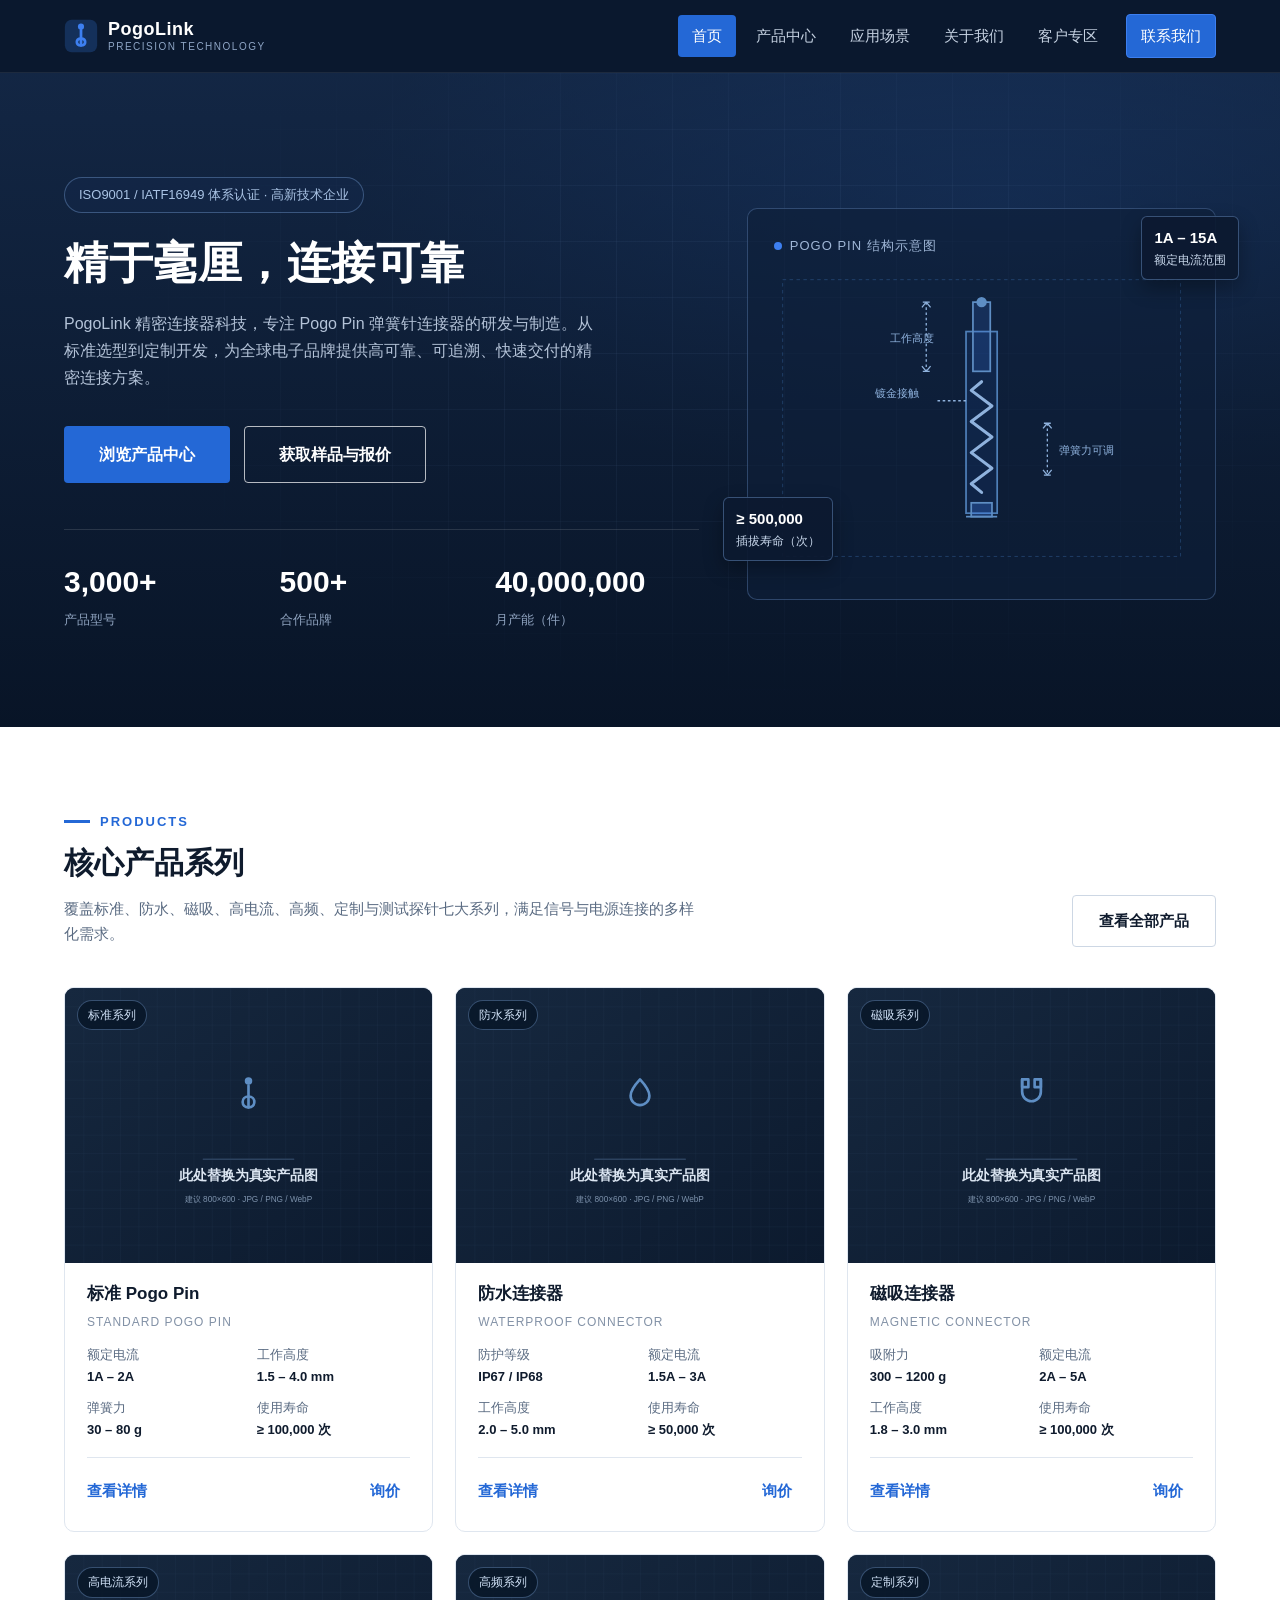
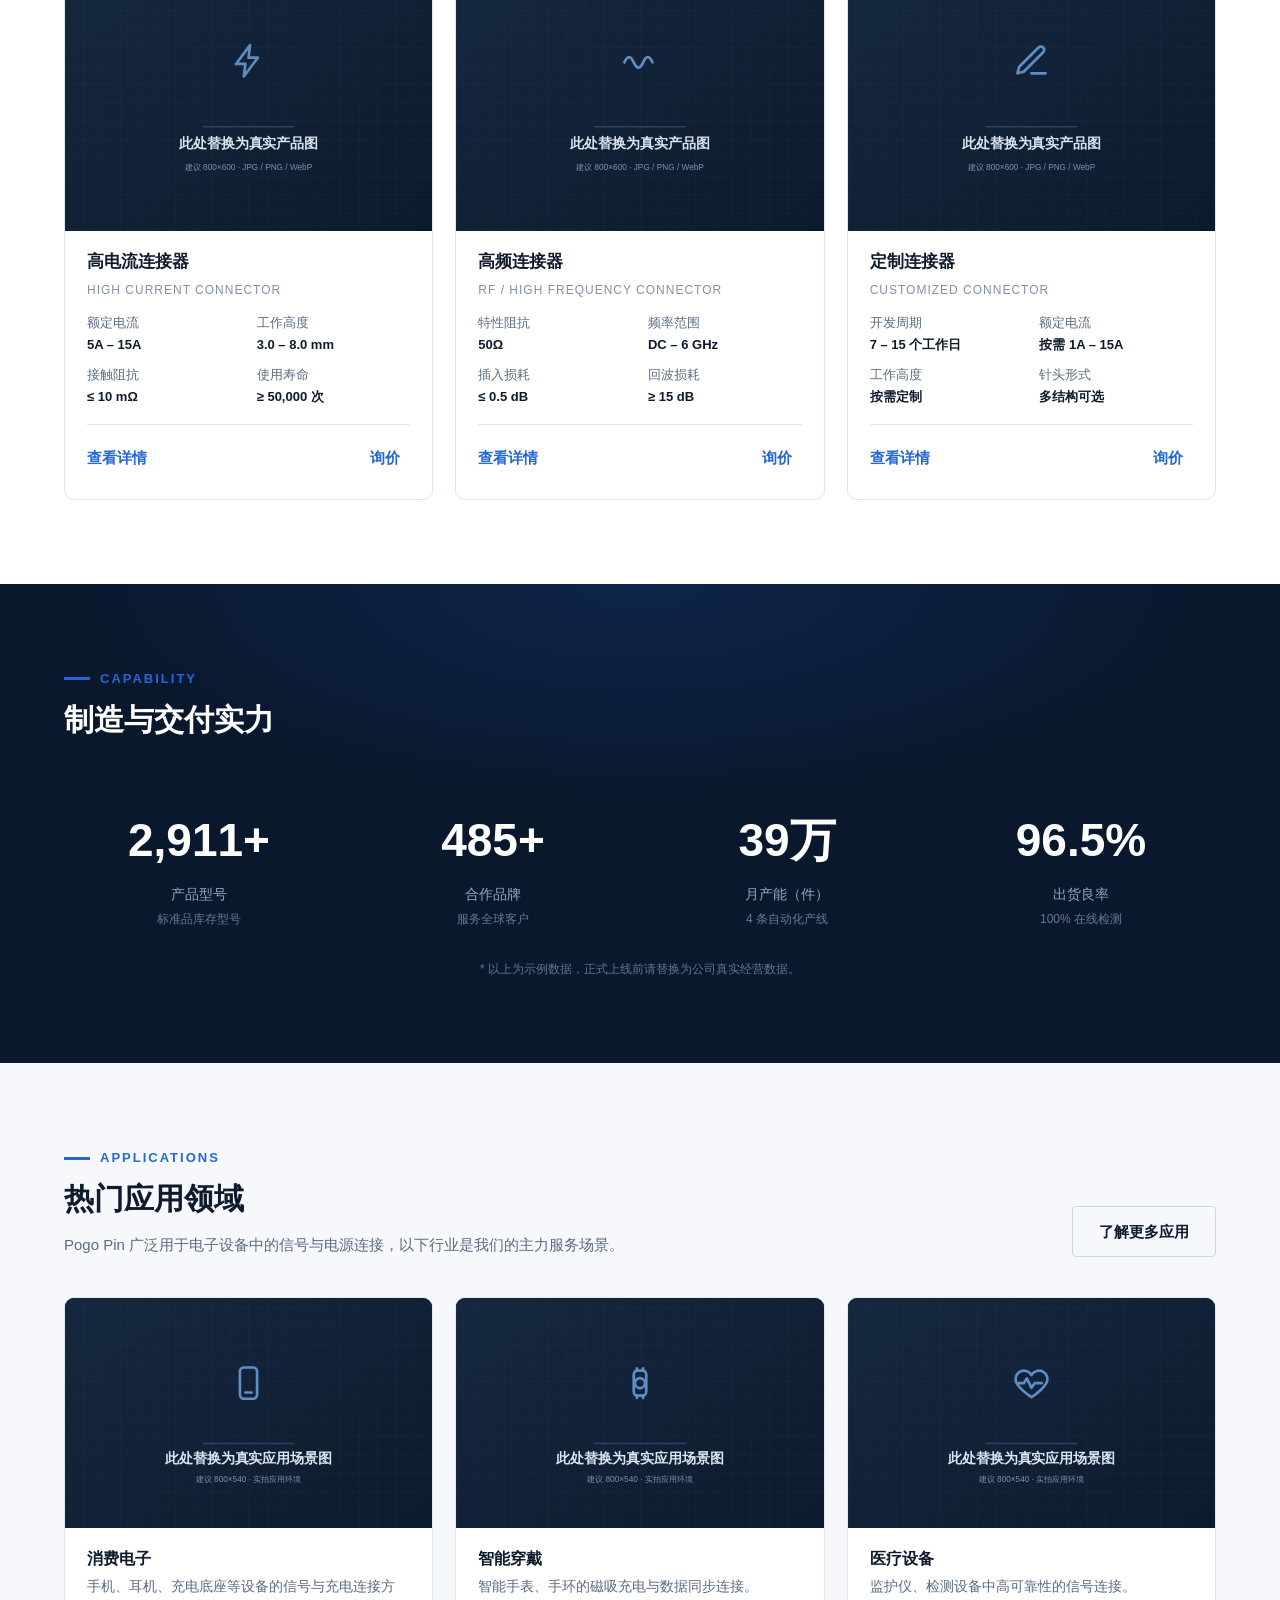
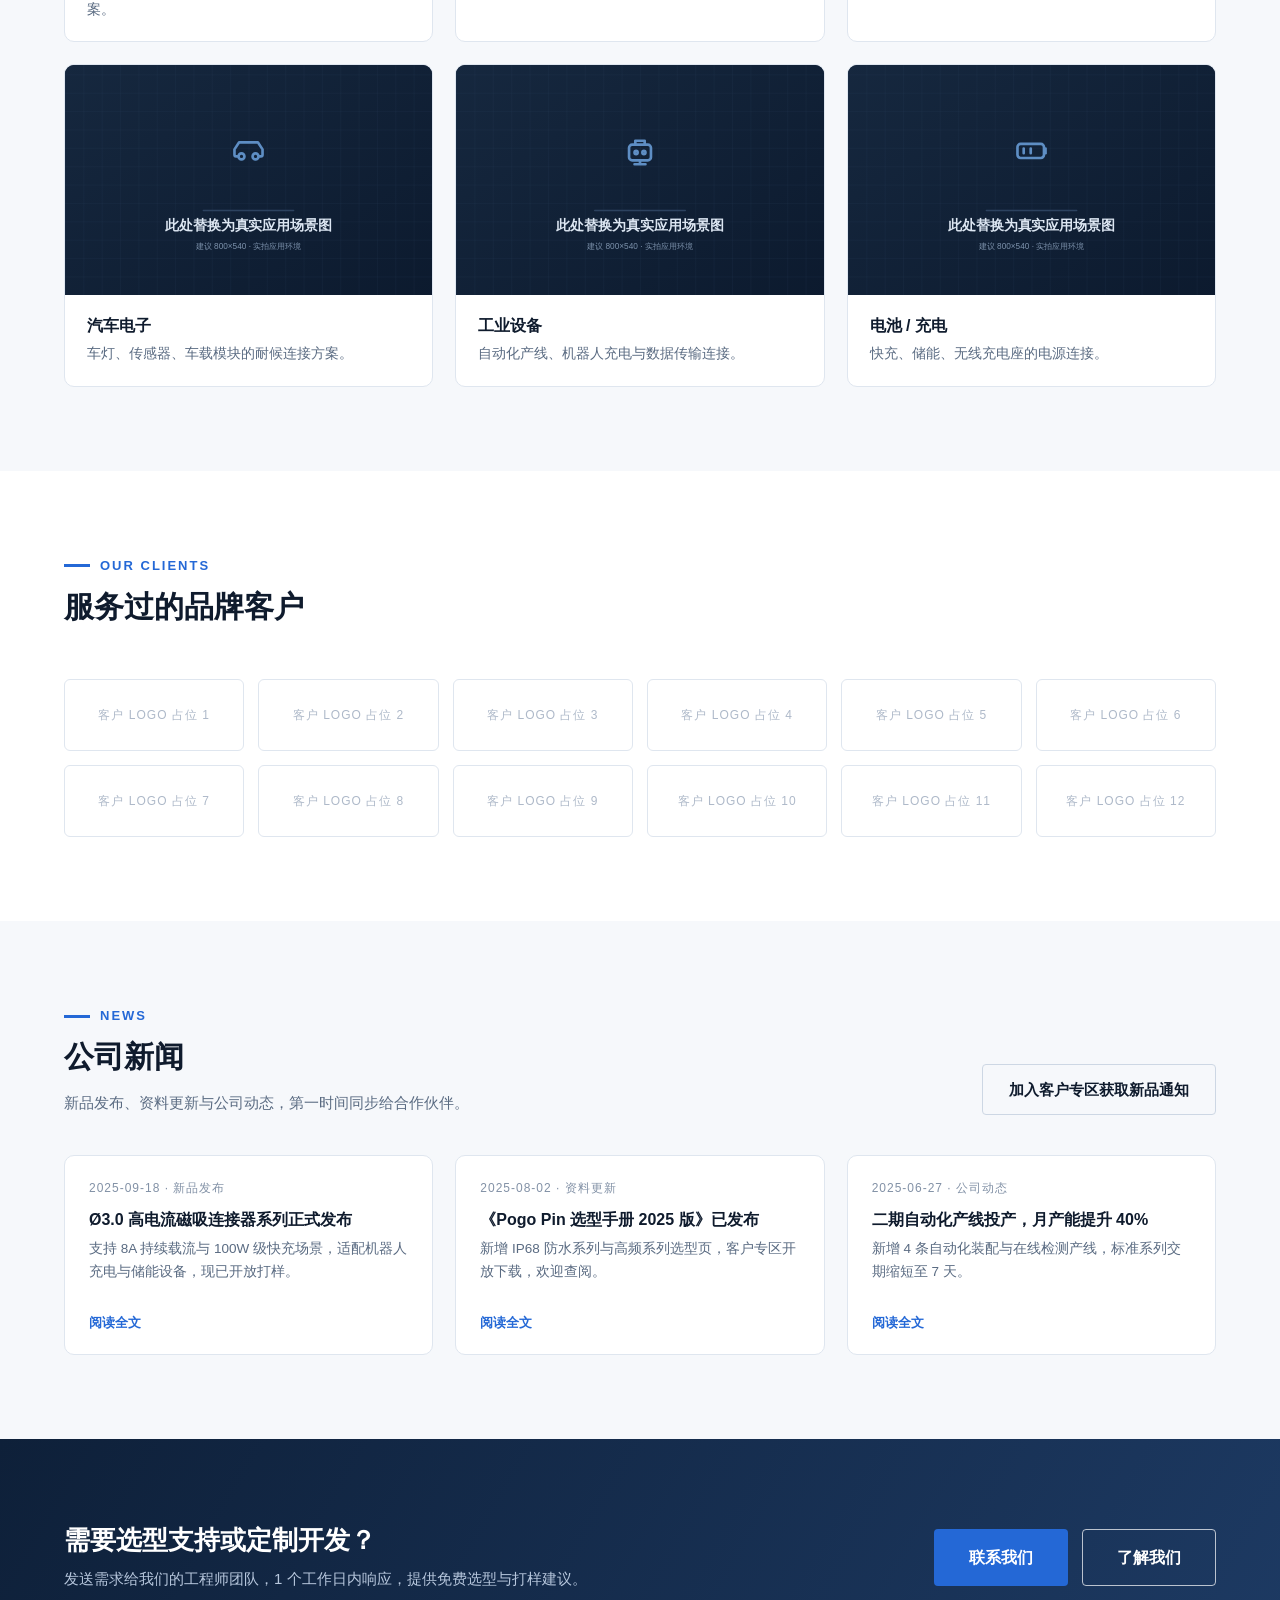
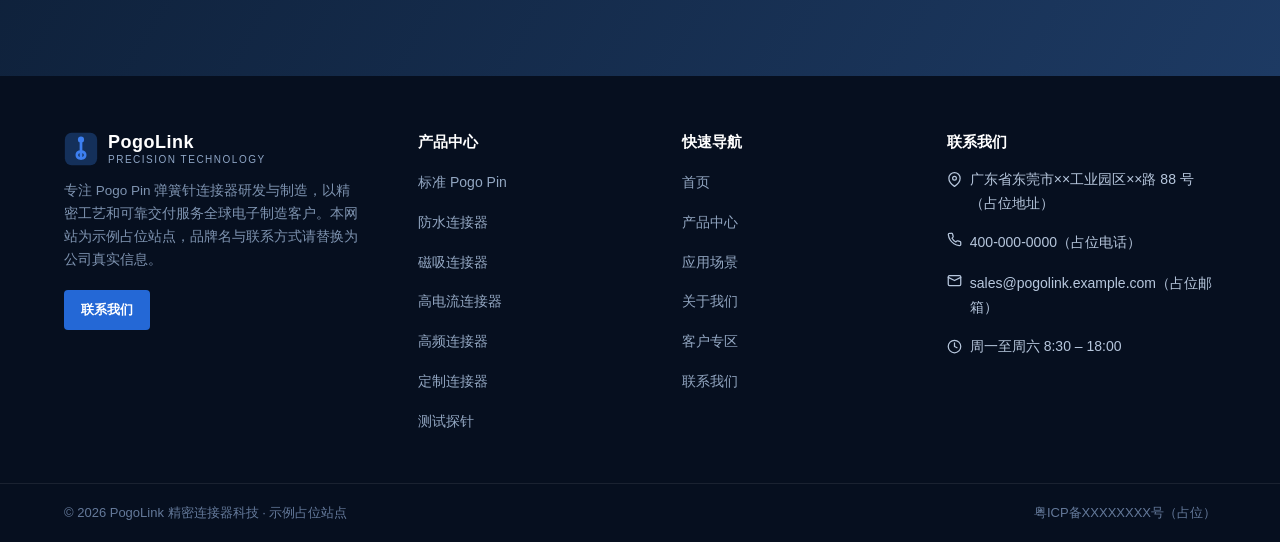
<file: index.html>
<!DOCTYPE html>
<html lang="zh-CN">
<head>
<meta charset="UTF-8">
<meta name="viewport" content="width=device-width, initial-scale=1.0">
<title>PogoLink 精密连接器科技 - 弹簧针连接器智造专家</title>
<meta name="description" content="PogoLink 精密连接器科技专注 Pogo Pin（弹簧针）连接器研发与制造，产品覆盖标准、防水、磁吸、高电流、高频、定制连接器与测试探针，服务于消费电子、智能穿戴、医疗、汽车电子等领域。">
<link rel="icon" type="image/svg+xml" href="data:image/svg+xml,%3Csvg xmlns='http://www.w3.org/2000/svg' viewBox='0 0 40 40'%3E%3Crect x='1' y='1' width='38' height='38' rx='8' fill='%23143052'/%3E%3Cg stroke='%233D7FF0' stroke-width='3.2' fill='none' stroke-linecap='round'%3E%3Cpath d='M20 31 V13'/%3E%3Cpath d='M20 31 c-6.5 0 -6.5 -8 0 -8 c6.5 0 6.5 8 0 8'/%3E%3C/g%3E%3Ccircle cx='20' cy='9' r='3.6' fill='%233D7FF0'/%3E%3C/svg%3E">
<link rel="stylesheet" href="css/style.css">
</head>
<body>

<!-- ===== 顶部导航 ===== -->
<header class="site-header">
  <div class="header-inner">
    <a class="brand" href="index.html" aria-label="PogoLink 首页">
      <svg viewBox="0 0 40 40" aria-hidden="true">
        <rect x="1" y="1" width="38" height="38" rx="8" fill="#14305A"/>
        <g stroke="#3D7FF0" stroke-width="3.2" fill="none" stroke-linecap="round">
          <path d="M20 31 V13"/>
          <path d="M20 31 c-6.5 0 -6.5 -8 0 -8 c6.5 0 6.5 8 0 8"/>
        </g>
        <circle cx="20" cy="9" r="3.6" fill="#3D7FF0"/>
      </svg>
      <span class="brand-name">PogoLink<small>Precision Technology</small></span>
    </a>
    <nav class="main-nav" aria-label="主导航">
      <ul>
        <li><a class="active" href="index.html">首页</a></li>
        <li><a href="products.html">产品中心</a></li>
        <li><a href="applications.html">应用场景</a></li>
        <li><a href="about.html">关于我们</a></li>
        <li><a href="customer.html">客户专区</a></li>
        <li><a class="nav-cta" href="contact.html">联系我们</a></li>
      </ul>
    </nav>
    <button class="menu-toggle" aria-label="打开菜单"><span></span><span></span><span></span></button>
  </div>
</header>

<main>
  <!-- ===== Hero 主视觉 ===== -->
  <section class="hero">
    <div class="hero-grid-bg" aria-hidden="true"></div>
    <div class="hero-inner">
      <div>
        <span class="hero-badge">ISO9001 / IATF16949 体系认证 · 高新技术企业</span>
        <h1 id="heroHeadline">精于毫厘，连接可靠</h1>
        <p class="hero-sub">PogoLink 精密连接器科技，专注 Pogo Pin 弹簧针连接器的研发与制造。从标准选型到定制开发，为全球电子品牌提供高可靠、可追溯、快速交付的精密连接方案。</p>
        <div class="hero-actions">
          <a class="btn btn-primary btn-lg" href="products.html">浏览产品中心</a>
          <a class="btn btn-outline-light btn-lg" href="contact.html">获取样品与报价</a>
        </div>
        <div class="hero-stats">
          <div class="hero-stat"><div class="num"><span class="count-num" data-target="3000" data-suffix="+">0</span></div><div class="label">产品型号</div></div>
          <div class="hero-stat"><div class="num"><span class="count-num" data-target="500" data-suffix="+">0</span></div><div class="label">合作品牌</div></div>
          <div class="hero-stat"><div class="num"><span class="count-num" data-target="40000000">0</span></div><div class="label">月产能（件）</div></div>
        </div>
      </div>
      <div class="hero-figure reveal">
        <div class="schematic">
          <div class="schematic-title">POGO PIN 结构示意图</div>
          <svg viewBox="0 0 480 340" role="img" aria-label="Pogo Pin 弹簧针结构示意图">
            <rect x="10" y="10" width="460" height="320" fill="none" stroke="#3D6FAE" stroke-dasharray="4 4" opacity="0.45"/>
            <!-- 针管 barrel -->
            <rect x="222" y="70" width="36" height="210" fill="rgba(36,104,214,0.10)" stroke="#4E7FB8" stroke-width="2"/>
            <!-- 针头 plunger -->
            <rect x="230" y="36" width="20" height="80" fill="rgba(61,127,240,0.16)" stroke="#5E8EC4" stroke-width="2"/>
            <circle cx="240" cy="36" r="6" fill="#5E8EC4"/>
            <!-- 弹簧 spring -->
            <path d="M240 128 l-12 10 l24 18 l-24 18 l24 18 l-24 18 l24 18 l-24 18 l12 10" fill="none" stroke="#8FB2DD" stroke-width="3.5" stroke-linecap="round" stroke-linejoin="round"/>
            <!-- 底座 -->
            <rect x="228" y="268" width="24" height="16" fill="rgba(61,127,240,0.28)" stroke="#5E8EC4" stroke-width="2"/>
            <path d="M222 284 h36" stroke="#5E8EC4" stroke-width="2"/>
            <!-- 标注：工作高度 -->
            <path d="M176 36 V116" stroke="#8FB2DD" stroke-width="1.5" stroke-dasharray="3 3"/>
            <path d="M172 36 h8 M172 116 h8" stroke="#8FB2DD" stroke-width="1.5"/>
            <path d="M176 36 l-5 6 M176 36 l5 6 M176 116 l-5 -6 M176 116 l5 -6" stroke="#8FB2DD" stroke-width="1.5"/>
            <text x="160" y="82" text-anchor="middle" fill="#8FB2DD" font-size="13" font-family="Segoe UI, Microsoft YaHei, sans-serif">工作高度</text>
            <!-- 标注：弹簧力 -->
            <path d="M316 176 V236" stroke="#8FB2DD" stroke-width="1.5" stroke-dasharray="3 3"/>
            <path d="M312 176 h8 M312 236 h8" stroke="#8FB2DD" stroke-width="1.5"/>
            <path d="M316 176 l-5 6 M316 176 l5 6 M316 236 l-5 -6 M316 236 l5 -6" stroke="#8FB2DD" stroke-width="1.5"/>
            <text x="330" y="212" fill="#8FB2DD" font-size="13" font-family="Segoe UI, Microsoft YaHei, sans-serif">弹簧力可调</text>
            <!-- 标注：镀金 -->
            <path d="M222 150 H186" stroke="#8FB2DD" stroke-width="1.5" stroke-dasharray="3 3"/>
            <text x="168" y="146" text-anchor="end" fill="#8FB2DD" font-size="13" font-family="Segoe UI, Microsoft YaHei, sans-serif">镀金接触</text>
          </svg>
        </div>
        <div class="spec-tag t1"><b>1A – 15A</b>额定电流范围</div>
        <div class="spec-tag t2"><b>≥ 500,000</b>插拔寿命（次）</div>
      </div>
    </div>
  </section>

  <!-- ===== 核心产品入口 ===== -->
  <section class="section">
    <div class="container">
      <div class="sec-head">
        <div>
          <div class="sec-eyebrow">PRODUCTS</div>
          <h2 class="sec-title">核心产品系列</h2>
          <p class="sec-lead">覆盖标准、防水、磁吸、高电流、高频、定制与测试探针七大系列，满足信号与电源连接的多样化需求。</p>
        </div>
        <a class="btn btn-outline-dark sec-more" href="products.html">查看全部产品</a>
      </div>
      <div class="card-grid" id="homeProducts">
        <!-- 由 js/data.js 渲染 -->
      </div>
    </div>
  </section>

  <!-- ===== 实力数据 ===== -->
  <section class="stats-band section">
    <div class="container">
      <div class="sec-head">
        <div>
          <div class="sec-eyebrow">CAPABILITY</div>
          <h2 class="sec-title" style="color:#fff">制造与交付实力</h2>
        </div>
      </div>
      <div class="stats-grid">
        <div class="stat-item reveal"><div class="num"><span class="count-num" data-target="3000" data-suffix="+">0</span></div><div class="label">产品型号</div><div class="desc">标准品库存型号</div></div>
        <div class="stat-item reveal"><div class="num"><span class="count-num" data-target="500" data-suffix="+">0</span></div><div class="label">合作品牌</div><div class="desc">服务全球客户</div></div>
        <div class="stat-item reveal"><div class="num"><span class="count-num" data-target="40" data-suffix="万">0</span></div><div class="label">月产能（件）</div><div class="desc">4 条自动化产线</div></div>
        <div class="stat-item reveal"><div class="num"><span class="count-num" data-target="99.5" data-suffix="%" data-decimals="1">0</span></div><div class="label">出货良率</div><div class="desc">100% 在线检测</div></div>
      </div>
      <p class="stats-note">* 以上为示例数据，正式上线前请替换为公司真实经营数据。</p>
    </div>
  </section>

  <!-- ===== 热门应用领域 ===== -->
  <section class="section section-steel">
    <div class="container">
      <div class="sec-head">
        <div>
          <div class="sec-eyebrow">APPLICATIONS</div>
          <h2 class="sec-title">热门应用领域</h2>
          <p class="sec-lead">Pogo Pin 广泛用于电子设备中的信号与电源连接，以下行业是我们的主力服务场景。</p>
        </div>
        <a class="btn btn-outline-dark sec-more" href="applications.html">了解更多应用</a>
      </div>
      <div class="app-grid">
        <a class="app-card reveal" href="applications.html#consumer">
          <div class="thumb"><img src="assets/placeholder-scene-consumer.svg" alt="消费电子应用场景图（占位，请替换为真实应用场景图）"></div>
          <div class="body"><h3>消费电子</h3><p>手机、耳机、充电底座等设备的信号与充电连接方案。</p></div>
        </a>
        <a class="app-card reveal" href="applications.html#wearable">
          <div class="thumb"><img src="assets/placeholder-scene-wearable.svg" alt="智能穿戴应用场景图（占位，请替换为真实应用场景图）"></div>
          <div class="body"><h3>智能穿戴</h3><p>智能手表、手环的磁吸充电与数据同步连接。</p></div>
        </a>
        <a class="app-card reveal" href="applications.html#medical">
          <div class="thumb"><img src="assets/placeholder-scene-medical.svg" alt="医疗设备应用场景图（占位，请替换为真实应用场景图）"></div>
          <div class="body"><h3>医疗设备</h3><p>监护仪、检测设备中高可靠性的信号连接。</p></div>
        </a>
        <a class="app-card reveal" href="applications.html#automotive">
          <div class="thumb"><img src="assets/placeholder-scene-automotive.svg" alt="汽车电子应用场景图（占位，请替换为真实应用场景图）"></div>
          <div class="body"><h3>汽车电子</h3><p>车灯、传感器、车载模块的耐候连接方案。</p></div>
        </a>
        <a class="app-card reveal" href="applications.html#industrial">
          <div class="thumb"><img src="assets/placeholder-scene-industrial.svg" alt="工业设备应用场景图（占位，请替换为真实应用场景图）"></div>
          <div class="body"><h3>工业设备</h3><p>自动化产线、机器人充电与数据传输连接。</p></div>
        </a>
        <a class="app-card reveal" href="applications.html#battery">
          <div class="thumb"><img src="assets/placeholder-scene-battery.svg" alt="电池充电应用场景图（占位，请替换为真实应用场景图）"></div>
          <div class="body"><h3>电池 / 充电</h3><p>快充、储能、无线充电座的电源连接。</p></div>
        </a>
      </div>
    </div>
  </section>

  <!-- ===== 合作品牌 Logo 墙 ===== -->
  <section class="section">
    <div class="container">
      <div class="sec-head">
        <div>
          <div class="sec-eyebrow">OUR CLIENTS</div>
          <h2 class="sec-title">服务过的品牌客户</h2>
        </div>
      </div>
      <div class="logo-wall">
        <div class="logo-item placeholder">客户 LOGO 占位 1</div>
        <div class="logo-item placeholder">客户 LOGO 占位 2</div>
        <div class="logo-item placeholder">客户 LOGO 占位 3</div>
        <div class="logo-item placeholder">客户 LOGO 占位 4</div>
        <div class="logo-item placeholder">客户 LOGO 占位 5</div>
        <div class="logo-item placeholder">客户 LOGO 占位 6</div>
        <div class="logo-item placeholder">客户 LOGO 占位 7</div>
        <div class="logo-item placeholder">客户 LOGO 占位 8</div>
        <div class="logo-item placeholder">客户 LOGO 占位 9</div>
        <div class="logo-item placeholder">客户 LOGO 占位 10</div>
        <div class="logo-item placeholder">客户 LOGO 占位 11</div>
        <div class="logo-item placeholder">客户 LOGO 占位 12</div>
      </div>
    </div>
  </section>

  <!-- ===== 公司新闻 ===== -->
  <section class="section section-steel">
    <div class="container">
      <div class="sec-head">
        <div>
          <div class="sec-eyebrow">NEWS</div>
          <h2 class="sec-title">公司新闻</h2>
          <p class="sec-lead">新品发布、资料更新与公司动态，第一时间同步给合作伙伴。</p>
        </div>
        <a class="btn btn-outline-dark sec-more" href="contact.html">加入客户专区获取新品通知</a>
      </div>
      <div class="news-list" id="newsList">
        <!-- 由 js/data.js 渲染 -->
      </div>
    </div>
  </section>

  <!-- ===== CTA ===== -->
  <section class="cta-band section">
    <div class="container cta-inner">
      <div>
        <h2>需要选型支持或定制开发？</h2>
        <p>发送需求给我们的工程师团队，1 个工作日内响应，提供免费选型与打样建议。</p>
      </div>
      <div class="hero-actions">
        <a class="btn btn-primary btn-lg" href="contact.html">联系我们</a>
        <a class="btn btn-outline-light btn-lg" href="about.html">了解我们</a>
      </div>
    </div>
  </section>
</main>

<!-- ===== 页脚 ===== -->
<footer class="site-footer">
  <div class="footer-grid">
    <div class="footer-about">
      <a class="brand" href="index.html">
        <svg viewBox="0 0 40 40" width="30" height="30" aria-hidden="true">
          <rect x="1" y="1" width="38" height="38" rx="8" fill="#14305A"/>
          <g stroke="#3D7FF0" stroke-width="3.2" fill="none" stroke-linecap="round">
            <path d="M20 31 V13"/><path d="M20 31 c-6.5 0 -6.5 -8 0 -8 c6.5 0 6.5 8 0 8"/>
          </g>
          <circle cx="20" cy="9" r="3.6" fill="#3D7FF0"/>
        </svg>
        <span class="brand-name">PogoLink<small>Precision Technology</small></span>
      </a>
      <p>专注 Pogo Pin 弹簧针连接器研发与制造，以精密工艺和可靠交付服务全球电子制造客户。本网站为示例占位站点，品牌名与联系方式请替换为公司真实信息。</p>
      <a class="btn btn-primary btn-sm" href="contact.html">联系我们</a>
    </div>
    <div>
      <h4>产品中心</h4>
      <ul class="footer-links">
        <li><a href="product-detail.html?id=standard-pogo-pin">标准 Pogo Pin</a></li>
        <li><a href="product-detail.html?id=waterproof-pogo-pin">防水连接器</a></li>
        <li><a href="product-detail.html?id=magnetic-pogo-pin">磁吸连接器</a></li>
        <li><a href="product-detail.html?id=high-current-pogo-pin">高电流连接器</a></li>
        <li><a href="product-detail.html?id=rf-high-frequency-pogo-pin">高频连接器</a></li>
        <li><a href="product-detail.html?id=customized-pogo-pin">定制连接器</a></li>
        <li><a href="product-detail.html?id=test-probe">测试探针</a></li>
      </ul>
    </div>
    <div>
      <h4>快速导航</h4>
      <ul class="footer-links">
        <li><a href="index.html">首页</a></li>
        <li><a href="products.html">产品中心</a></li>
        <li><a href="applications.html">应用场景</a></li>
        <li><a href="about.html">关于我们</a></li>
        <li><a href="customer.html">客户专区</a></li>
        <li><a href="contact.html">联系我们</a></li>
      </ul>
    </div>
    <div>
      <h4>联系我们</h4>
      <ul class="footer-contact">
        <li>
          <svg width="15" height="15" viewBox="0 0 24 24" fill="none" stroke="currentColor" stroke-width="2" stroke-linecap="round" stroke-linejoin="round"><path d="M21 10c0 7-9 13-9 13s-9-6-9-13a9 9 0 0 1 18 0z"/><circle cx="12" cy="10" r="3"/></svg>
          <span>广东省东莞市××工业园区××路 88 号（占位地址）</span>
        </li>
        <li>
          <svg width="15" height="15" viewBox="0 0 24 24" fill="none" stroke="currentColor" stroke-width="2" stroke-linecap="round" stroke-linejoin="round"><path d="M22 16.92v3a2 2 0 0 1-2.18 2 19.79 19.79 0 0 1-8.63-3.07 19.5 19.5 0 0 1-6-6 19.79 19.79 0 0 1-3.07-8.67A2 2 0 0 1 4.11 2h3a2 2 0 0 1 2 1.72c.127.96.361 1.903.7 2.81a2 2 0 0 1-.45 2.11L8.09 9.91a16 16 0 0 0 6 6l1.27-1.27a2 2 0 0 1 2.11-.45c.907.339 1.85.573 2.81.7A2 2 0 0 1 22 16.92z"/></svg>
          <a href="tel:4000000000">400-000-0000（占位电话）</a>
        </li>
        <li>
          <svg width="15" height="15" viewBox="0 0 24 24" fill="none" stroke="currentColor" stroke-width="2" stroke-linecap="round" stroke-linejoin="round"><rect x="2" y="4" width="20" height="16" rx="2"/><path d="m22 7-10 5L2 7"/></svg>
          <a href="mailto:sales@pogolink.example.com">sales@pogolink.example.com（占位邮箱）</a>
        </li>
        <li>
          <svg width="15" height="15" viewBox="0 0 24 24" fill="none" stroke="currentColor" stroke-width="2" stroke-linecap="round" stroke-linejoin="round"><circle cx="12" cy="12" r="10"/><path d="M12 6v6l4 2"/></svg>
          <span>周一至周六 8:30 – 18:00</span>
        </li>
      </ul>
    </div>
  </div>
  <div class="footer-bottom">
    <div class="container">
      <span>© 2026 PogoLink 精密连接器科技 · 示例占位站点</span>
      <span>粤ICP备XXXXXXXX号（占位）</span>
    </div>
  </div>
</footer>

<!-- ===== 新闻弹窗 ===== -->
<div class="news-modal" id="newsModal" hidden>
  <div class="news-modal-mask" data-close></div>
  <article class="news-modal-box">
    <button class="news-modal-close" type="button" data-close aria-label="关闭">×</button>
    <div class="news-modal-date" id="newsModalDate"></div>
    <h2 id="newsModalTitle"></h2>
    <div class="news-modal-body" id="newsModalBody"></div>
  </article>
</div>

<button class="back-top" type="button" aria-label="回到顶部">
  <svg width="18" height="18" viewBox="0 0 24 24" fill="none" stroke="currentColor" stroke-width="2.4" stroke-linecap="round" stroke-linejoin="round"><path d="m18 15-6-6-6 6"/></svg>
</button>

<script src="js/data.js"></script>
<script src="js/main.js"></script>
</body>
</html>
</file>
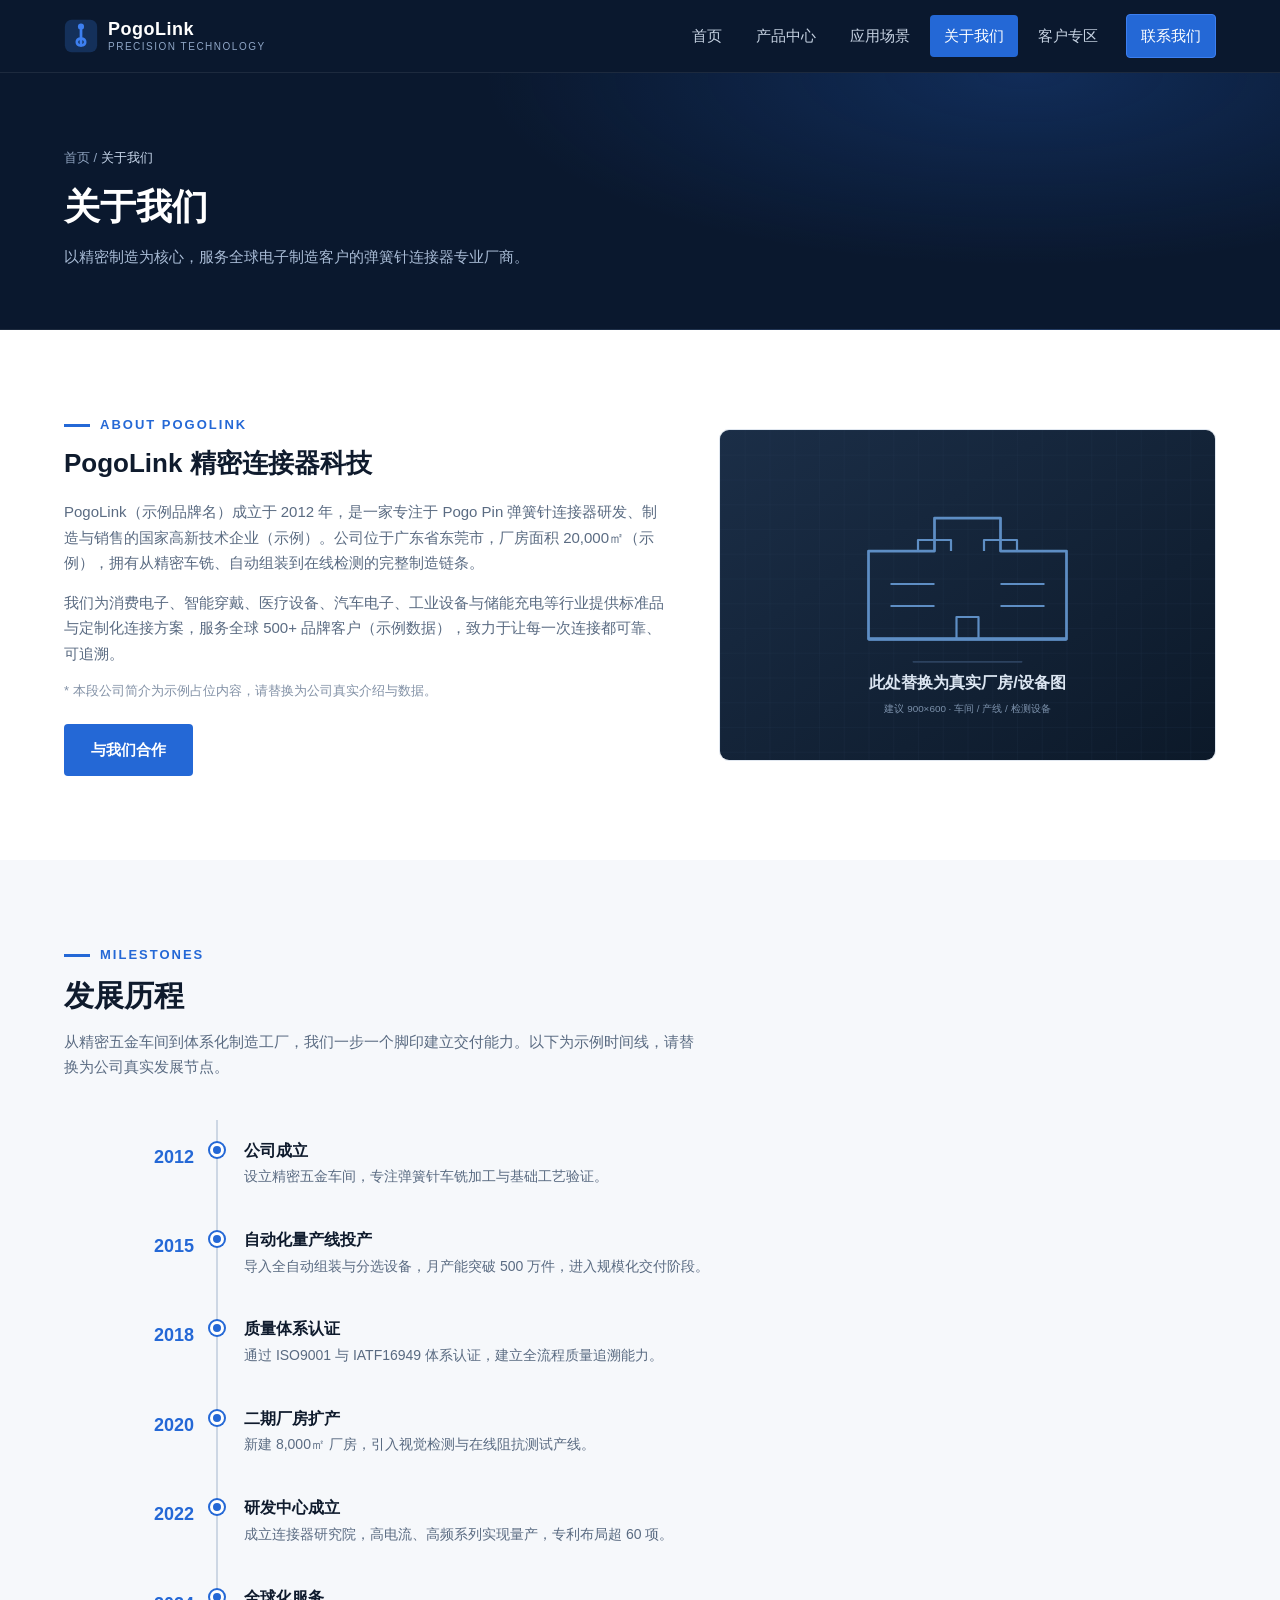
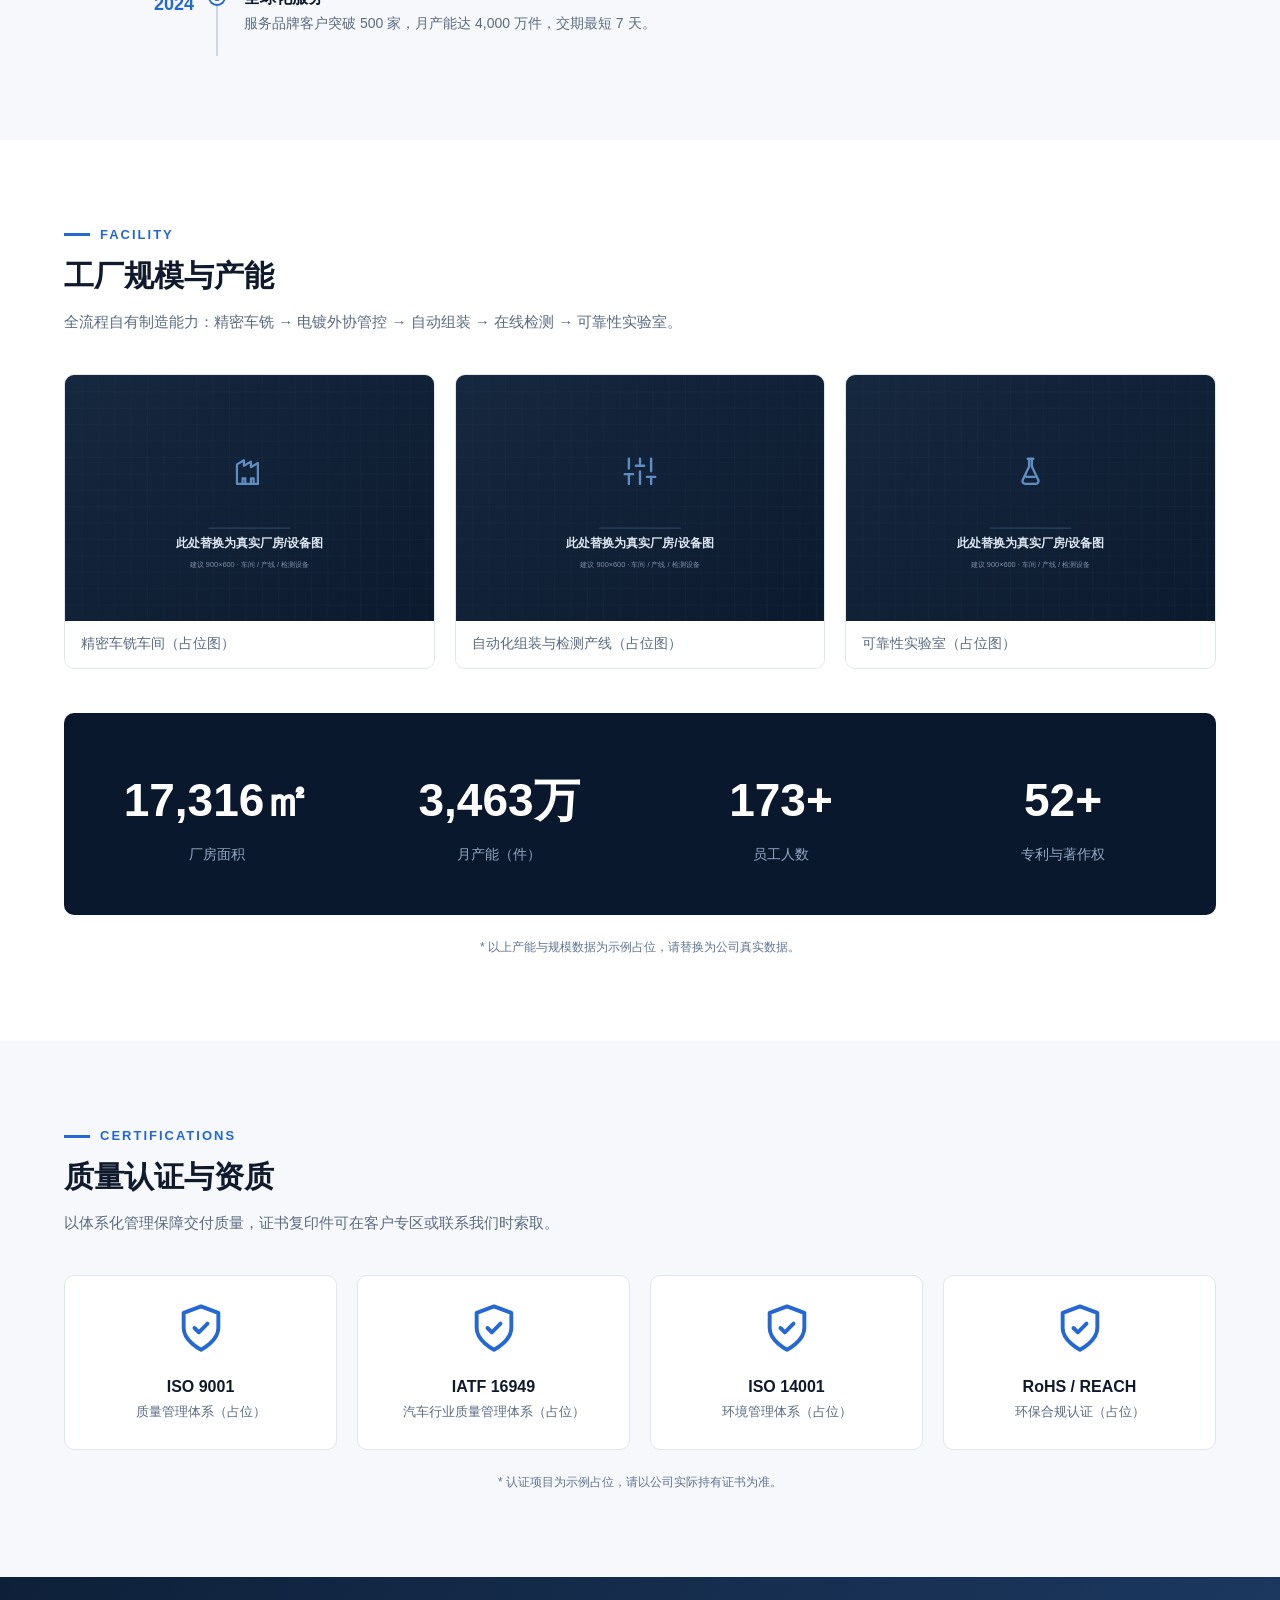
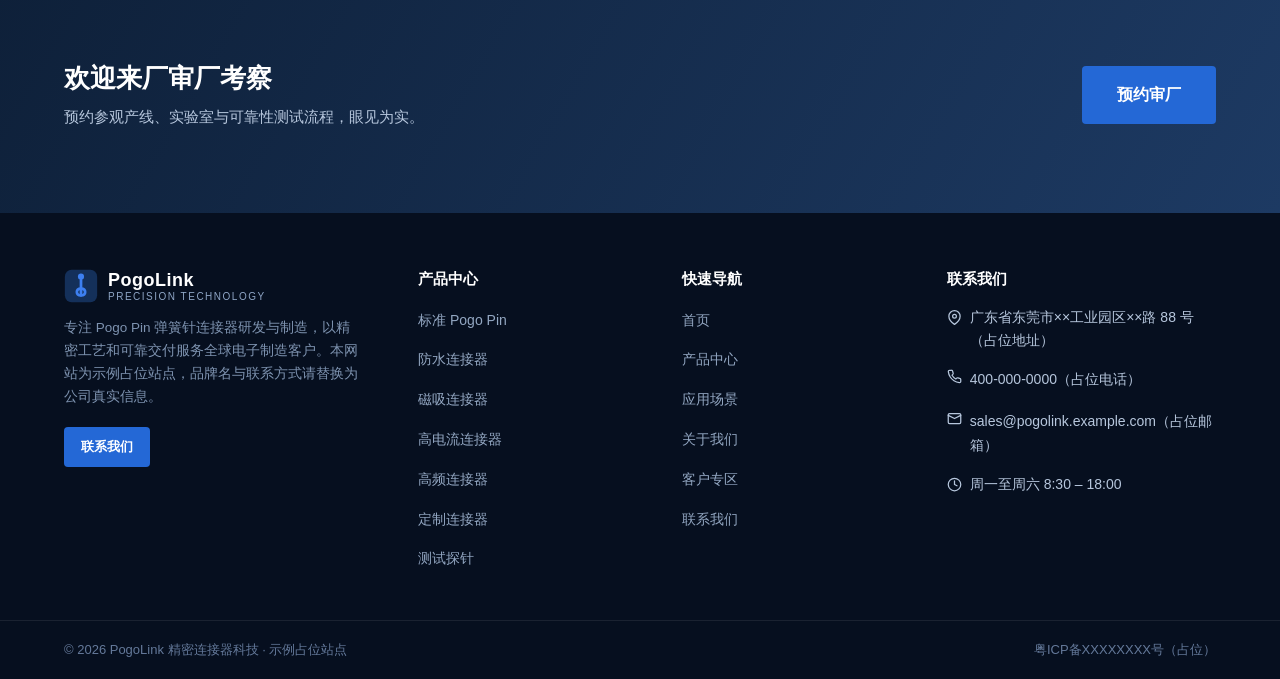
<file: about.html>
<!DOCTYPE html>
<html lang="zh-CN">
<head>
<meta charset="UTF-8">
<meta name="viewport" content="width=device-width, initial-scale=1.0">
<title>关于我们 - PogoLink 精密连接器科技</title>
<meta name="description" content="了解 PogoLink：公司简介、发展历程、工厂规模与产能、质量认证体系。">
<link rel="icon" type="image/svg+xml" href="data:image/svg+xml,%3Csvg xmlns='http://www.w3.org/2000/svg' viewBox='0 0 40 40'%3E%3Crect x='1' y='1' width='38' height='38' rx='8' fill='%23143052'/%3E%3Cg stroke='%233D7FF0' stroke-width='3.2' fill='none' stroke-linecap='round'%3E%3Cpath d='M20 31 V13'/%3E%3Cpath d='M20 31 c-6.5 0 -6.5 -8 0 -8 c6.5 0 6.5 8 0 8'/%3E%3C/g%3E%3Ccircle cx='20' cy='9' r='3.6' fill='%233D7FF0'/%3E%3C/svg%3E">
<link rel="stylesheet" href="css/style.css">
<style>
  .about-intro { display: grid; grid-template-columns: 1.1fr .9fr; gap: 48px; align-items: center; }
  .about-intro p { color: var(--text-500); margin-bottom: 14px; }
  .about-intro .about-img { border: 1px solid var(--line); border-radius: var(--radius-lg); overflow: hidden; }
  .about-intro .about-img img { width: 100%; }
  .factory-grid { display: grid; grid-template-columns: repeat(3, 1fr); gap: 20px; }
  .factory-grid figure { border: 1px solid var(--line); border-radius: var(--radius-lg); overflow: hidden; margin: 0; }
  .factory-grid img { width: 100%; }
  .factory-grid figcaption { padding: 12px 16px; font-size: 13.5px; color: var(--text-500); background: #fff; }
  @media (max-width: 768px) {
    .about-intro { grid-template-columns: 1fr; gap: 28px; }
    .factory-grid { grid-template-columns: 1fr; }
  }
</style>
</head>
<body>

<header class="site-header">
  <div class="header-inner">
    <a class="brand" href="index.html" aria-label="PogoLink 首页">
      <svg viewBox="0 0 40 40" aria-hidden="true">
        <rect x="1" y="1" width="38" height="38" rx="8" fill="#14305A"/>
        <g stroke="#3D7FF0" stroke-width="3.2" fill="none" stroke-linecap="round">
          <path d="M20 31 V13"/>
          <path d="M20 31 c-6.5 0 -6.5 -8 0 -8 c6.5 0 6.5 8 0 8"/>
        </g>
        <circle cx="20" cy="9" r="3.6" fill="#3D7FF0"/>
      </svg>
      <span class="brand-name">PogoLink<small>Precision Technology</small></span>
    </a>
    <nav class="main-nav" aria-label="主导航">
      <ul>
        <li><a href="index.html">首页</a></li>
        <li><a href="products.html">产品中心</a></li>
        <li><a href="applications.html">应用场景</a></li>
        <li><a class="active" href="about.html">关于我们</a></li>
        <li><a href="customer.html">客户专区</a></li>
        <li><a class="nav-cta" href="contact.html">联系我们</a></li>
      </ul>
    </nav>
    <button class="menu-toggle" aria-label="打开菜单"><span></span><span></span><span></span></button>
  </div>
</header>

<main>
  <section class="page-hero">
    <div class="container">
      <div class="crumb"><a href="index.html">首页</a> / <span>关于我们</span></div>
      <h1>关于我们</h1>
      <p>以精密制造为核心，服务全球电子制造客户的弹簧针连接器专业厂商。</p>
    </div>
  </section>

  <!-- 公司简介 -->
  <section class="section">
    <div class="container">
      <div class="about-intro">
        <div class="reveal">
          <div class="sec-eyebrow">ABOUT POGOLINK</div>
          <h2 class="sec-title" style="font-size:26px; margin-bottom:18px">PogoLink 精密连接器科技</h2>
          <p>PogoLink（示例品牌名）成立于 2012 年，是一家专注于 Pogo Pin 弹簧针连接器研发、制造与销售的国家高新技术企业（示例）。公司位于广东省东莞市，厂房面积 20,000㎡（示例），拥有从精密车铣、自动组装到在线检测的完整制造链条。</p>
          <p>我们为消费电子、智能穿戴、医疗设备、汽车电子、工业设备与储能充电等行业提供标准品与定制化连接方案，服务全球 500+ 品牌客户（示例数据），致力于让每一次连接都可靠、可追溯。</p>
          <p style="font-size:13px; color:var(--text-400)">* 本段公司简介为示例占位内容，请替换为公司真实介绍与数据。</p>
          <a class="btn btn-primary" href="contact.html" style="margin-top:8px">与我们合作</a>
        </div>
        <div class="about-img reveal">
          <img src="assets/placeholder-factory.svg" alt="公司厂房实景图（占位，请替换为真实厂房图片）">
        </div>
      </div>
    </div>
  </section>

  <!-- 发展历程 -->
  <section class="section section-steel">
    <div class="container">
      <div class="sec-head">
        <div>
          <div class="sec-eyebrow">MILESTONES</div>
          <h2 class="sec-title">发展历程</h2>
          <p class="sec-lead">从精密五金车间到体系化制造工厂，我们一步一个脚印建立交付能力。以下为示例时间线，请替换为公司真实发展节点。</p>
        </div>
      </div>
      <div class="timeline">
        <div class="tl-item reveal">
          <div class="tl-time">2012</div>
          <div class="tl-axis"><span class="tl-dot"></span></div>
          <div class="tl-content"><h3>公司成立</h3><p>设立精密五金车间，专注弹簧针车铣加工与基础工艺验证。</p></div>
        </div>
        <div class="tl-item reveal">
          <div class="tl-time">2015</div>
          <div class="tl-axis"><span class="tl-dot"></span></div>
          <div class="tl-content"><h3>自动化量产线投产</h3><p>导入全自动组装与分选设备，月产能突破 500 万件，进入规模化交付阶段。</p></div>
        </div>
        <div class="tl-item reveal">
          <div class="tl-time">2018</div>
          <div class="tl-axis"><span class="tl-dot"></span></div>
          <div class="tl-content"><h3>质量体系认证</h3><p>通过 ISO9001 与 IATF16949 体系认证，建立全流程质量追溯能力。</p></div>
        </div>
        <div class="tl-item reveal">
          <div class="tl-time">2020</div>
          <div class="tl-axis"><span class="tl-dot"></span></div>
          <div class="tl-content"><h3>二期厂房扩产</h3><p>新建 8,000㎡ 厂房，引入视觉检测与在线阻抗测试产线。</p></div>
        </div>
        <div class="tl-item reveal">
          <div class="tl-time">2022</div>
          <div class="tl-axis"><span class="tl-dot"></span></div>
          <div class="tl-content"><h3>研发中心成立</h3><p>成立连接器研究院，高电流、高频系列实现量产，专利布局超 60 项。</p></div>
        </div>
        <div class="tl-item reveal">
          <div class="tl-time">2024</div>
          <div class="tl-axis"><span class="tl-dot"></span></div>
          <div class="tl-content"><h3>全球化服务</h3><p>服务品牌客户突破 500 家，月产能达 4,000 万件，交期最短 7 天。</p></div>
        </div>
      </div>
    </div>
  </section>

  <!-- 工厂规模与产能 -->
  <section class="section">
    <div class="container">
      <div class="sec-head">
        <div>
          <div class="sec-eyebrow">FACILITY</div>
          <h2 class="sec-title">工厂规模与产能</h2>
          <p class="sec-lead">全流程自有制造能力：精密车铣 → 电镀外协管控 → 自动组装 → 在线检测 → 可靠性实验室。</p>
        </div>
      </div>
      <div class="factory-grid">
        <figure class="reveal"><img src="assets/placeholder-factory-building.svg" alt="生产车间图（占位，请替换为真实车间图片）"><figcaption>精密车铣车间（占位图）</figcaption></figure>
        <figure class="reveal"><img src="assets/placeholder-factory-workshop.svg" alt="自动化装配线图（占位，请替换为真实产线图片）"><figcaption>自动化组装与检测产线（占位图）</figcaption></figure>
        <figure class="reveal"><img src="assets/placeholder-factory-lab.svg" alt="可靠性实验室图（占位，请替换为真实实验室图片）"><figcaption>可靠性实验室（占位图）</figcaption></figure>
      </div>
      <div class="stats-grid" style="margin-top:44px; background:var(--navy-900); border-radius:var(--radius-lg); padding:40px 24px">
        <div class="stat-item"><div class="num"><span class="count-num" data-target="20000" data-suffix="㎡">0</span></div><div class="label">厂房面积</div></div>
        <div class="stat-item"><div class="num"><span class="count-num" data-target="4000" data-suffix="万">0</span></div><div class="label">月产能（件）</div></div>
        <div class="stat-item"><div class="num"><span class="count-num" data-target="200" data-suffix="+">0</span></div><div class="label">员工人数</div></div>
        <div class="stat-item"><div class="num"><span class="count-num" data-target="60" data-suffix="+">0</span></div><div class="label">专利与著作权</div></div>
      </div>
      <p class="stats-note">* 以上产能与规模数据为示例占位，请替换为公司真实数据。</p>
    </div>
  </section>

  <!-- 质量认证 -->
  <section class="section section-steel">
    <div class="container">
      <div class="sec-head">
        <div>
          <div class="sec-eyebrow">CERTIFICATIONS</div>
          <h2 class="sec-title">质量认证与资质</h2>
          <p class="sec-lead">以体系化管理保障交付质量，证书复印件可在客户专区或联系我们时索取。</p>
        </div>
      </div>
      <div class="cert-grid">
        <div class="cert-card reveal">
          <svg class="cert-icon" viewBox="0 0 24 24" fill="none" stroke="currentColor" stroke-width="1.8" stroke-linecap="round" stroke-linejoin="round"><path d="M12 22s8-4 8-10V5l-8-3-8 3v7c0 6 8 10 8 10z"/><path d="m9 12 2 2 4-4"/></svg>
          <h3>ISO 9001</h3><p>质量管理体系（占位）</p>
        </div>
        <div class="cert-card reveal">
          <svg class="cert-icon" viewBox="0 0 24 24" fill="none" stroke="currentColor" stroke-width="1.8" stroke-linecap="round" stroke-linejoin="round"><path d="M12 22s8-4 8-10V5l-8-3-8 3v7c0 6 8 10 8 10z"/><path d="m9 12 2 2 4-4"/></svg>
          <h3>IATF 16949</h3><p>汽车行业质量管理体系（占位）</p>
        </div>
        <div class="cert-card reveal">
          <svg class="cert-icon" viewBox="0 0 24 24" fill="none" stroke="currentColor" stroke-width="1.8" stroke-linecap="round" stroke-linejoin="round"><path d="M12 22s8-4 8-10V5l-8-3-8 3v7c0 6 8 10 8 10z"/><path d="m9 12 2 2 4-4"/></svg>
          <h3>ISO 14001</h3><p>环境管理体系（占位）</p>
        </div>
        <div class="cert-card reveal">
          <svg class="cert-icon" viewBox="0 0 24 24" fill="none" stroke="currentColor" stroke-width="1.8" stroke-linecap="round" stroke-linejoin="round"><path d="M12 22s8-4 8-10V5l-8-3-8 3v7c0 6 8 10 8 10z"/><path d="m9 12 2 2 4-4"/></svg>
          <h3>RoHS / REACH</h3><p>环保合规认证（占位）</p>
        </div>
      </div>
      <p class="stats-note">* 认证项目为示例占位，请以公司实际持有证书为准。</p>
    </div>
  </section>

  <section class="cta-band section">
    <div class="container cta-inner">
      <div>
        <h2>欢迎来厂审厂考察</h2>
        <p>预约参观产线、实验室与可靠性测试流程，眼见为实。</p>
      </div>
      <a class="btn btn-primary btn-lg" href="contact.html">预约审厂</a>
    </div>
  </section>
</main>

<footer class="site-footer">
  <div class="footer-grid">
    <div class="footer-about">
      <a class="brand" href="index.html">
        <svg viewBox="0 0 40 40" width="30" height="30" aria-hidden="true">
          <rect x="1" y="1" width="38" height="38" rx="8" fill="#14305A"/>
          <g stroke="#3D7FF0" stroke-width="3.2" fill="none" stroke-linecap="round">
            <path d="M20 31 V13"/><path d="M20 31 c-6.5 0 -6.5 -8 0 -8 c6.5 0 6.5 8 0 8"/>
          </g>
          <circle cx="20" cy="9" r="3.6" fill="#3D7FF0"/>
        </svg>
        <span class="brand-name">PogoLink<small>Precision Technology</small></span>
      </a>
      <p>专注 Pogo Pin 弹簧针连接器研发与制造，以精密工艺和可靠交付服务全球电子制造客户。本网站为示例占位站点，品牌名与联系方式请替换为公司真实信息。</p>
      <a class="btn btn-primary btn-sm" href="contact.html">联系我们</a>
    </div>
    <div>
      <h4>产品中心</h4>
      <ul class="footer-links">
        <li><a href="product-detail.html?id=standard-pogo-pin">标准 Pogo Pin</a></li>
        <li><a href="product-detail.html?id=waterproof-pogo-pin">防水连接器</a></li>
        <li><a href="product-detail.html?id=magnetic-pogo-pin">磁吸连接器</a></li>
        <li><a href="product-detail.html?id=high-current-pogo-pin">高电流连接器</a></li>
        <li><a href="product-detail.html?id=rf-high-frequency-pogo-pin">高频连接器</a></li>
        <li><a href="product-detail.html?id=customized-pogo-pin">定制连接器</a></li>
        <li><a href="product-detail.html?id=test-probe">测试探针</a></li>
      </ul>
    </div>
    <div>
      <h4>快速导航</h4>
      <ul class="footer-links">
        <li><a href="index.html">首页</a></li>
        <li><a href="products.html">产品中心</a></li>
        <li><a href="applications.html">应用场景</a></li>
        <li><a href="about.html">关于我们</a></li>
        <li><a href="customer.html">客户专区</a></li>
        <li><a href="contact.html">联系我们</a></li>
      </ul>
    </div>
    <div>
      <h4>联系我们</h4>
      <ul class="footer-contact">
        <li>
          <svg width="15" height="15" viewBox="0 0 24 24" fill="none" stroke="currentColor" stroke-width="2" stroke-linecap="round" stroke-linejoin="round"><path d="M21 10c0 7-9 13-9 13s-9-6-9-13a9 9 0 0 1 18 0z"/><circle cx="12" cy="10" r="3"/></svg>
          <span>广东省东莞市××工业园区××路 88 号（占位地址）</span>
        </li>
        <li>
          <svg width="15" height="15" viewBox="0 0 24 24" fill="none" stroke="currentColor" stroke-width="2" stroke-linecap="round" stroke-linejoin="round"><path d="M22 16.92v3a2 2 0 0 1-2.18 2 19.79 19.79 0 0 1-8.63-3.07 19.5 19.5 0 0 1-6-6 19.79 19.79 0 0 1-3.07-8.67A2 2 0 0 1 4.11 2h3a2 2 0 0 1 2 1.72c.127.96.361 1.903.7 2.81a2 2 0 0 1-.45 2.11L8.09 9.91a16 16 0 0 0 6 6l1.27-1.27a2 2 0 0 1 2.11-.45c.907.339 1.85.573 2.81.7A2 2 0 0 1 22 16.92z"/></svg>
          <a href="tel:4000000000">400-000-0000（占位电话）</a>
        </li>
        <li>
          <svg width="15" height="15" viewBox="0 0 24 24" fill="none" stroke="currentColor" stroke-width="2" stroke-linecap="round" stroke-linejoin="round"><rect x="2" y="4" width="20" height="16" rx="2"/><path d="m22 7-10 5L2 7"/></svg>
          <a href="mailto:sales@pogolink.example.com">sales@pogolink.example.com（占位邮箱）</a>
        </li>
        <li>
          <svg width="15" height="15" viewBox="0 0 24 24" fill="none" stroke="currentColor" stroke-width="2" stroke-linecap="round" stroke-linejoin="round"><circle cx="12" cy="12" r="10"/><path d="M12 6v6l4 2"/></svg>
          <span>周一至周六 8:30 – 18:00</span>
        </li>
      </ul>
    </div>
  </div>
  <div class="footer-bottom">
    <div class="container">
      <span>© 2026 PogoLink 精密连接器科技 · 示例占位站点</span>
      <span>粤ICP备XXXXXXXX号（占位）</span>
    </div>
  </div>
</footer>

<button class="back-top" type="button" aria-label="回到顶部">
  <svg width="18" height="18" viewBox="0 0 24 24" fill="none" stroke="currentColor" stroke-width="2.4" stroke-linecap="round" stroke-linejoin="round"><path d="m18 15-6-6-6 6"/></svg>
</button>

<script src="js/data.js"></script>
<script src="js/main.js"></script>
</body>
</html>
</file>
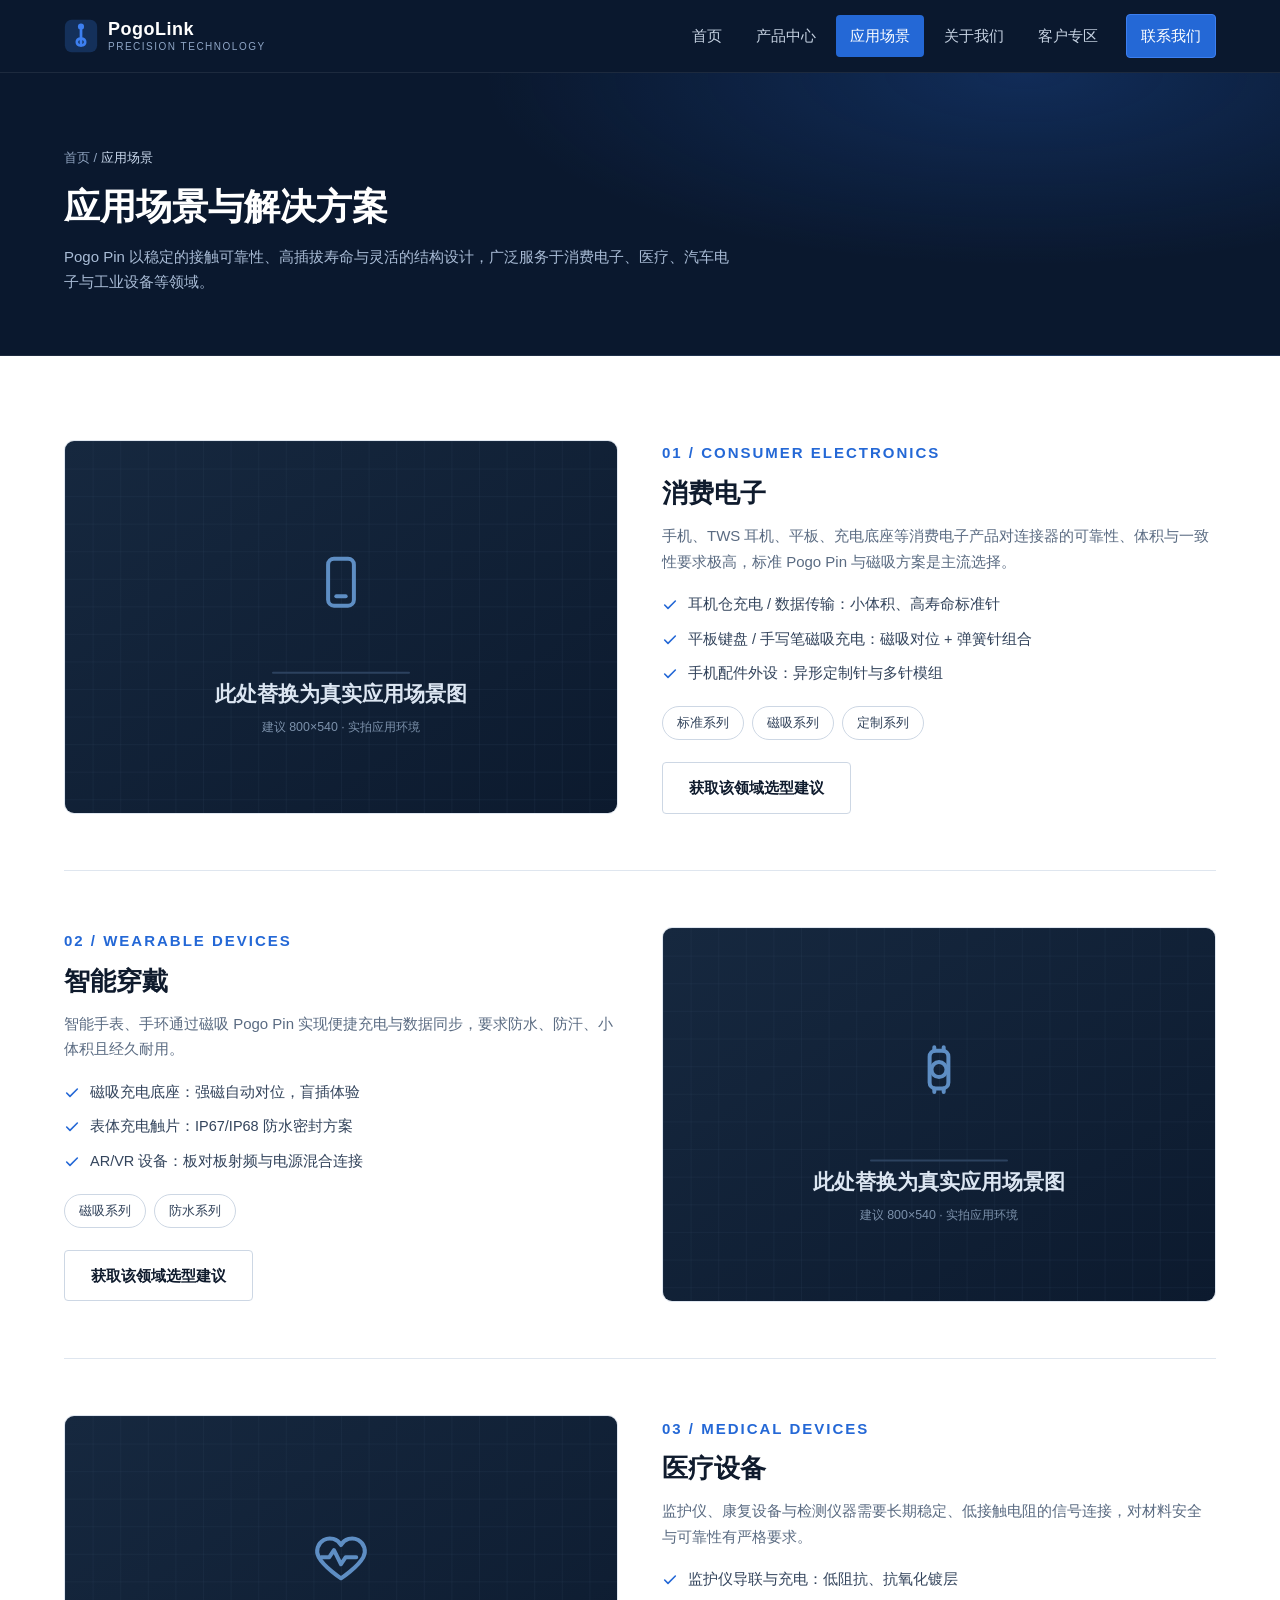
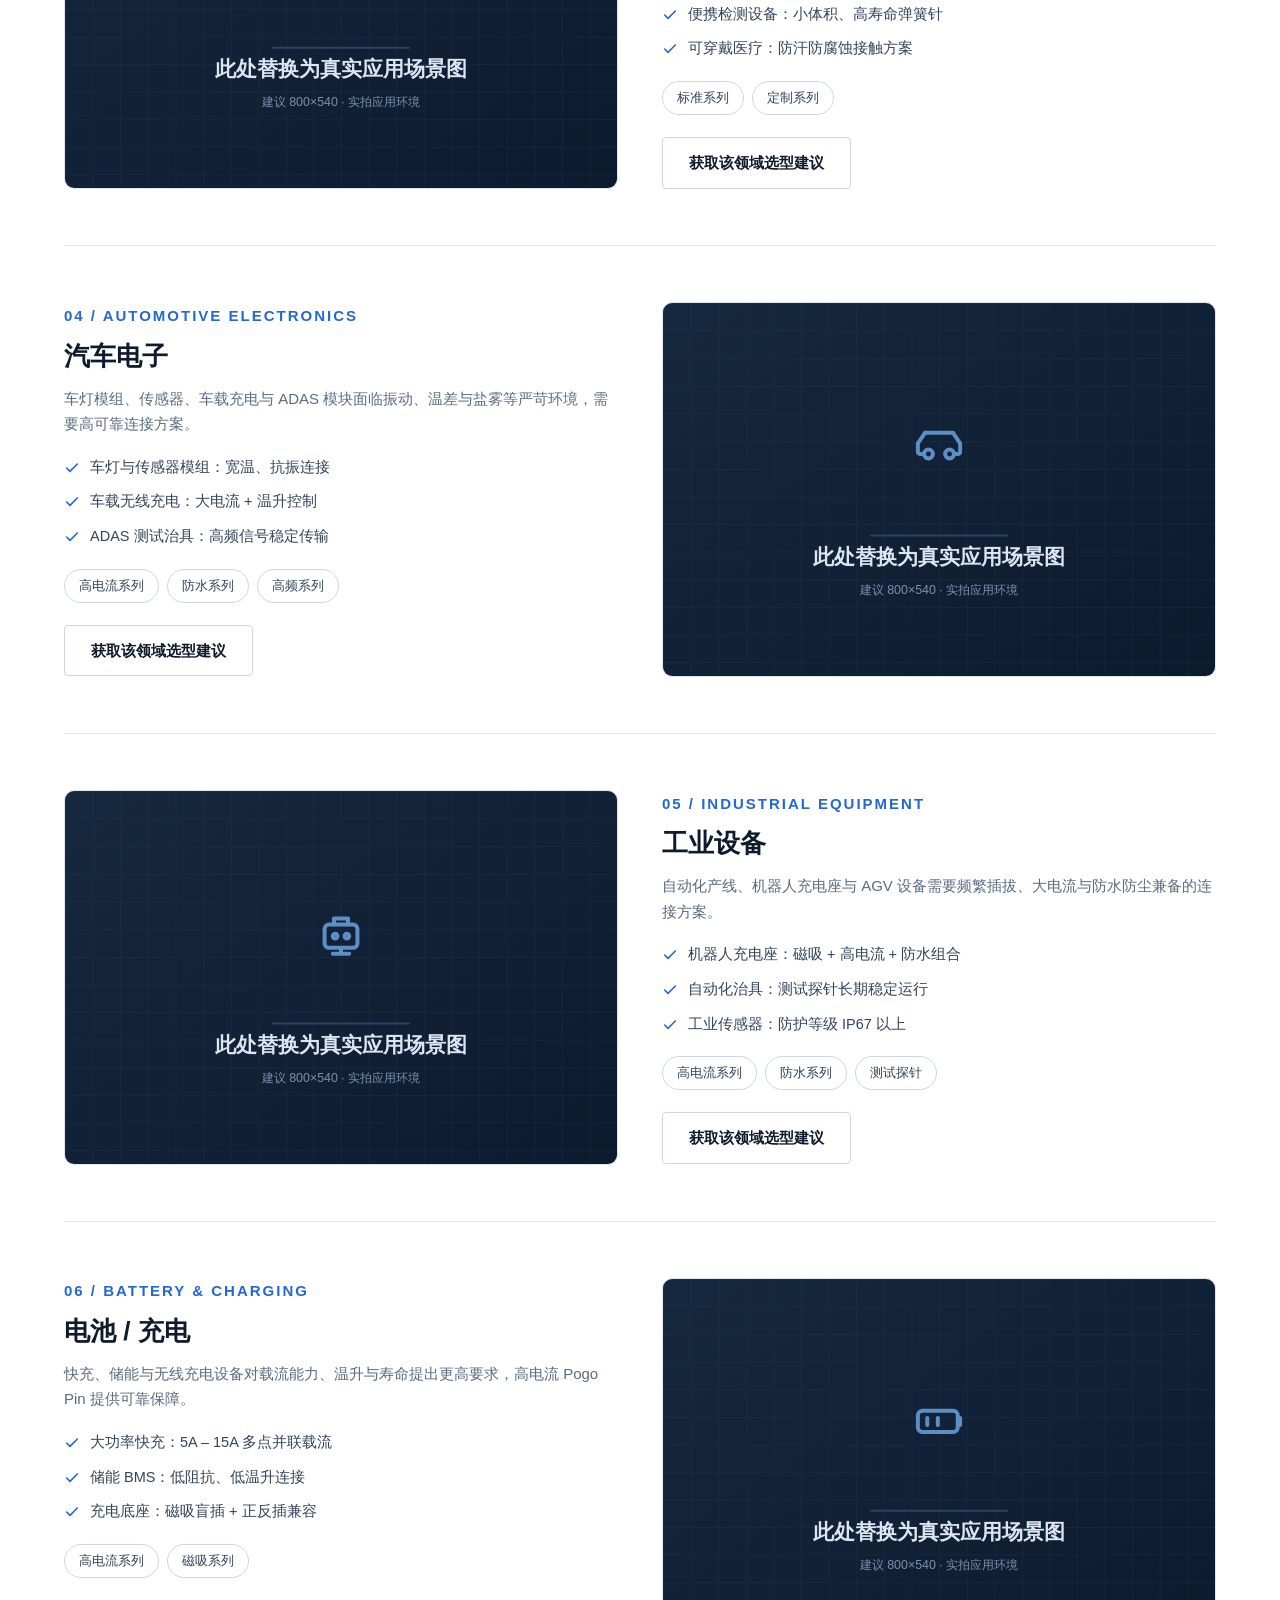
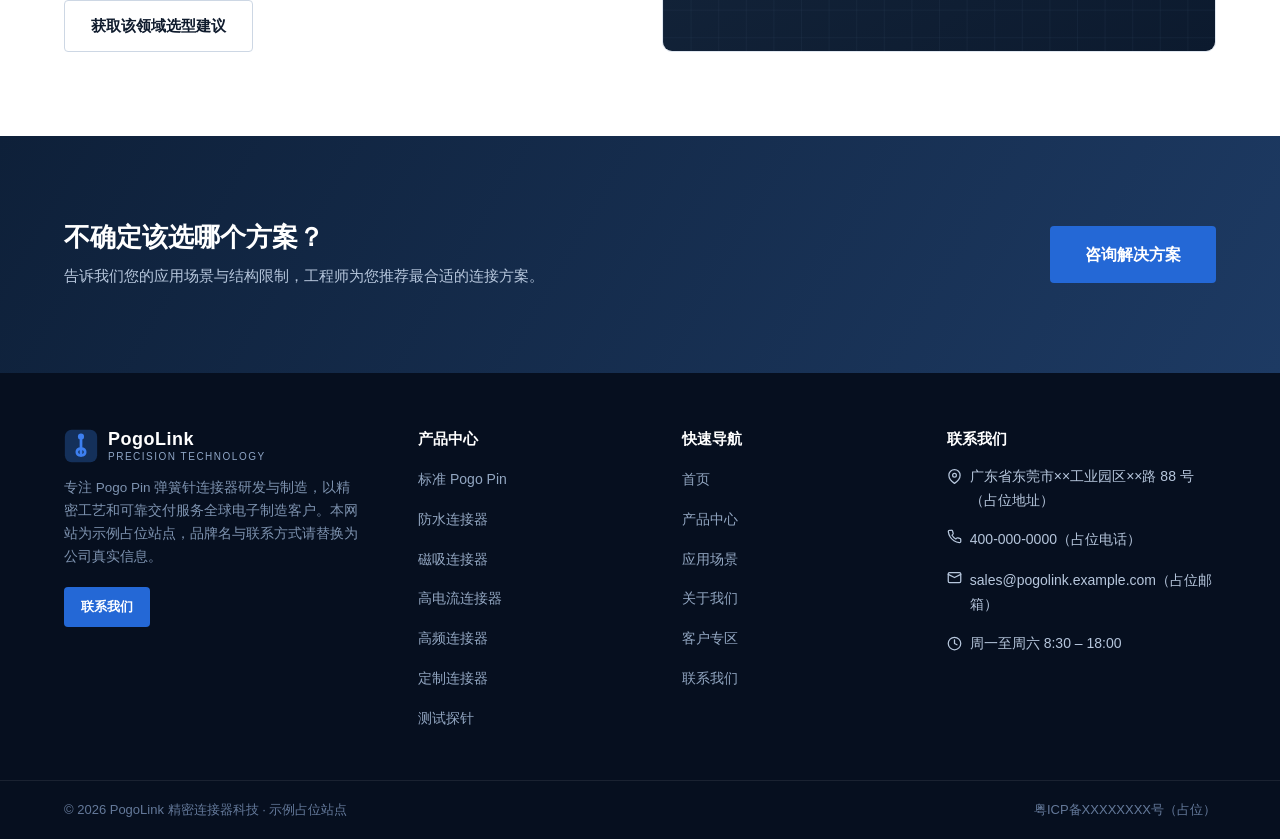
<file: applications.html>
<!DOCTYPE html>
<html lang="zh-CN">
<head>
<meta charset="UTF-8">
<meta name="viewport" content="width=device-width, initial-scale=1.0">
<title>应用场景 - PogoLink 精密连接器科技</title>
<meta name="description" content="PogoLink 应用场景：消费电子、智能穿戴、医疗设备、汽车电子、工业设备、电池充电等行业解决方案。">
<link rel="icon" type="image/svg+xml" href="data:image/svg+xml,%3Csvg xmlns='http://www.w3.org/2000/svg' viewBox='0 0 40 40'%3E%3Crect x='1' y='1' width='38' height='38' rx='8' fill='%23143052'/%3E%3Cg stroke='%233D7FF0' stroke-width='3.2' fill='none' stroke-linecap='round'%3E%3Cpath d='M20 31 V13'/%3E%3Cpath d='M20 31 c-6.5 0 -6.5 -8 0 -8 c6.5 0 6.5 8 0 8'/%3E%3C/g%3E%3Ccircle cx='20' cy='9' r='3.6' fill='%233D7FF0'/%3E%3C/svg%3E">
<link rel="stylesheet" href="css/style.css">
<style>
  .app-block { display: grid; grid-template-columns: 1fr 1fr; gap: 44px; align-items: center; padding: 56px 0; border-bottom: 1px solid var(--line); scroll-margin-top: calc(var(--header-h) + 20px); }
  .app-block:first-child { padding-top: 0; }
  .app-block:last-child { border-bottom: 0; padding-bottom: 0; }
  .app-block.flip .app-visual { order: 2; }
  .app-visual { border: 1px solid var(--line); border-radius: var(--radius-lg); overflow: hidden; }
  .app-visual img { width: 100%; }
  .app-block .app-index { font-family: var(--font-num); font-size: 15px; font-weight: 700; color: var(--blue-500); letter-spacing: 2px; margin-bottom: 10px; }
  .app-block h2 { font-size: 26px; margin-bottom: 12px; }
  .app-block .app-desc { color: var(--text-500); margin-bottom: 18px; }
  .app-block ul { margin-bottom: 20px; }
  .app-block ul li { display: flex; gap: 10px; margin-bottom: 10px; font-size: 14.5px; color: var(--text-700); }
  .app-block ul svg { flex-shrink: 0; margin-top: 5px; color: var(--blue-500); }
  .app-tags { display: flex; gap: 8px; flex-wrap: wrap; margin-bottom: 22px; }
  .app-tags a { font-size: 13px; padding: 5px 14px; border: 1px solid var(--steel-300); border-radius: 100px; color: var(--text-700); transition: all .2s; }
  .app-tags a:hover { border-color: var(--blue-400); color: var(--blue-500); }
  @media (max-width: 768px) {
    .app-block { grid-template-columns: 1fr; gap: 24px; padding: 40px 0; }
    .app-block.flip .app-visual { order: 0; }
  }
</style>
</head>
<body>

<header class="site-header">
  <div class="header-inner">
    <a class="brand" href="index.html" aria-label="PogoLink 首页">
      <svg viewBox="0 0 40 40" aria-hidden="true">
        <rect x="1" y="1" width="38" height="38" rx="8" fill="#14305A"/>
        <g stroke="#3D7FF0" stroke-width="3.2" fill="none" stroke-linecap="round">
          <path d="M20 31 V13"/>
          <path d="M20 31 c-6.5 0 -6.5 -8 0 -8 c6.5 0 6.5 8 0 8"/>
        </g>
        <circle cx="20" cy="9" r="3.6" fill="#3D7FF0"/>
      </svg>
      <span class="brand-name">PogoLink<small>Precision Technology</small></span>
    </a>
    <nav class="main-nav" aria-label="主导航">
      <ul>
        <li><a href="index.html">首页</a></li>
        <li><a href="products.html">产品中心</a></li>
        <li><a class="active" href="applications.html">应用场景</a></li>
        <li><a href="about.html">关于我们</a></li>
        <li><a href="customer.html">客户专区</a></li>
        <li><a class="nav-cta" href="contact.html">联系我们</a></li>
      </ul>
    </nav>
    <button class="menu-toggle" aria-label="打开菜单"><span></span><span></span><span></span></button>
  </div>
</header>

<main>
  <section class="page-hero">
    <div class="container">
      <div class="crumb"><a href="index.html">首页</a> / <span>应用场景</span></div>
      <h1>应用场景与解决方案</h1>
      <p>Pogo Pin 以稳定的接触可靠性、高插拔寿命与灵活的结构设计，广泛服务于消费电子、医疗、汽车电子与工业设备等领域。</p>
    </div>
  </section>

  <section class="section">
    <div class="container">

      <!-- 消费电子 -->
      <div class="app-block reveal" id="consumer">
        <div class="app-visual">
          <img src="assets/placeholder-scene-consumer.svg" alt="消费电子应用场景图（占位，请替换为真实应用场景图）">
        </div>
        <div>
          <div class="app-index">01 / CONSUMER ELECTRONICS</div>
          <h2>消费电子</h2>
          <p class="app-desc">手机、TWS 耳机、平板、充电底座等消费电子产品对连接器的可靠性、体积与一致性要求极高，标准 Pogo Pin 与磁吸方案是主流选择。</p>
          <ul>
            <li><svg width="16" height="16" viewBox="0 0 24 24" fill="none" stroke="currentColor" stroke-width="2.4" stroke-linecap="round" stroke-linejoin="round"><path d="M20 6L9 17l-5-5"/></svg>耳机仓充电 / 数据传输：小体积、高寿命标准针</li>
            <li><svg width="16" height="16" viewBox="0 0 24 24" fill="none" stroke="currentColor" stroke-width="2.4" stroke-linecap="round" stroke-linejoin="round"><path d="M20 6L9 17l-5-5"/></svg>平板键盘 / 手写笔磁吸充电：磁吸对位 + 弹簧针组合</li>
            <li><svg width="16" height="16" viewBox="0 0 24 24" fill="none" stroke="currentColor" stroke-width="2.4" stroke-linecap="round" stroke-linejoin="round"><path d="M20 6L9 17l-5-5"/></svg>手机配件外设：异形定制针与多针模组</li>
          </ul>
          <div class="app-tags">
            <a href="product-detail.html?id=standard-pogo-pin">标准系列</a>
            <a href="product-detail.html?id=magnetic-pogo-pin">磁吸系列</a>
            <a href="product-detail.html?id=customized-pogo-pin">定制系列</a>
          </div>
          <a class="btn btn-outline-dark" href="contact.html">获取该领域选型建议</a>
        </div>
      </div>

      <!-- 智能穿戴 -->
      <div class="app-block flip reveal" id="wearable">
        <div class="app-visual">
          <img src="assets/placeholder-scene-wearable.svg" alt="智能穿戴应用场景图（占位，请替换为真实应用场景图）">
        </div>
        <div>
          <div class="app-index">02 / WEARABLE DEVICES</div>
          <h2>智能穿戴</h2>
          <p class="app-desc">智能手表、手环通过磁吸 Pogo Pin 实现便捷充电与数据同步，要求防水、防汗、小体积且经久耐用。</p>
          <ul>
            <li><svg width="16" height="16" viewBox="0 0 24 24" fill="none" stroke="currentColor" stroke-width="2.4" stroke-linecap="round" stroke-linejoin="round"><path d="M20 6L9 17l-5-5"/></svg>磁吸充电底座：强磁自动对位，盲插体验</li>
            <li><svg width="16" height="16" viewBox="0 0 24 24" fill="none" stroke="currentColor" stroke-width="2.4" stroke-linecap="round" stroke-linejoin="round"><path d="M20 6L9 17l-5-5"/></svg>表体充电触片：IP67/IP68 防水密封方案</li>
            <li><svg width="16" height="16" viewBox="0 0 24 24" fill="none" stroke="currentColor" stroke-width="2.4" stroke-linecap="round" stroke-linejoin="round"><path d="M20 6L9 17l-5-5"/></svg>AR/VR 设备：板对板射频与电源混合连接</li>
          </ul>
          <div class="app-tags">
            <a href="product-detail.html?id=magnetic-pogo-pin">磁吸系列</a>
            <a href="product-detail.html?id=waterproof-pogo-pin">防水系列</a>
          </div>
          <a class="btn btn-outline-dark" href="contact.html">获取该领域选型建议</a>
        </div>
      </div>

      <!-- 医疗设备 -->
      <div class="app-block reveal" id="medical">
        <div class="app-visual">
          <img src="assets/placeholder-scene-medical.svg" alt="医疗设备应用场景图（占位，请替换为真实应用场景图）">
        </div>
        <div>
          <div class="app-index">03 / MEDICAL DEVICES</div>
          <h2>医疗设备</h2>
          <p class="app-desc">监护仪、康复设备与检测仪器需要长期稳定、低接触电阻的信号连接，对材料安全与可靠性有严格要求。</p>
          <ul>
            <li><svg width="16" height="16" viewBox="0 0 24 24" fill="none" stroke="currentColor" stroke-width="2.4" stroke-linecap="round" stroke-linejoin="round"><path d="M20 6L9 17l-5-5"/></svg>监护仪导联与充电：低阻抗、抗氧化镀层</li>
            <li><svg width="16" height="16" viewBox="0 0 24 24" fill="none" stroke="currentColor" stroke-width="2.4" stroke-linecap="round" stroke-linejoin="round"><path d="M20 6L9 17l-5-5"/></svg>便携检测设备：小体积、高寿命弹簧针</li>
            <li><svg width="16" height="16" viewBox="0 0 24 24" fill="none" stroke="currentColor" stroke-width="2.4" stroke-linecap="round" stroke-linejoin="round"><path d="M20 6L9 17l-5-5"/></svg>可穿戴医疗：防汗防腐蚀接触方案</li>
          </ul>
          <div class="app-tags">
            <a href="product-detail.html?id=standard-pogo-pin">标准系列</a>
            <a href="product-detail.html?id=customized-pogo-pin">定制系列</a>
          </div>
          <a class="btn btn-outline-dark" href="contact.html">获取该领域选型建议</a>
        </div>
      </div>

      <!-- 汽车电子 -->
      <div class="app-block flip reveal" id="automotive">
        <div class="app-visual">
          <img src="assets/placeholder-scene-automotive.svg" alt="汽车电子应用场景图（占位，请替换为真实应用场景图）">
        </div>
        <div>
          <div class="app-index">04 / AUTOMOTIVE ELECTRONICS</div>
          <h2>汽车电子</h2>
          <p class="app-desc">车灯模组、传感器、车载充电与 ADAS 模块面临振动、温差与盐雾等严苛环境，需要高可靠连接方案。</p>
          <ul>
            <li><svg width="16" height="16" viewBox="0 0 24 24" fill="none" stroke="currentColor" stroke-width="2.4" stroke-linecap="round" stroke-linejoin="round"><path d="M20 6L9 17l-5-5"/></svg>车灯与传感器模组：宽温、抗振连接</li>
            <li><svg width="16" height="16" viewBox="0 0 24 24" fill="none" stroke="currentColor" stroke-width="2.4" stroke-linecap="round" stroke-linejoin="round"><path d="M20 6L9 17l-5-5"/></svg>车载无线充电：大电流 + 温升控制</li>
            <li><svg width="16" height="16" viewBox="0 0 24 24" fill="none" stroke="currentColor" stroke-width="2.4" stroke-linecap="round" stroke-linejoin="round"><path d="M20 6L9 17l-5-5"/></svg>ADAS 测试治具：高频信号稳定传输</li>
          </ul>
          <div class="app-tags">
            <a href="product-detail.html?id=high-current-pogo-pin">高电流系列</a>
            <a href="product-detail.html?id=waterproof-pogo-pin">防水系列</a>
            <a href="product-detail.html?id=rf-high-frequency-pogo-pin">高频系列</a>
          </div>
          <a class="btn btn-outline-dark" href="contact.html">获取该领域选型建议</a>
        </div>
      </div>

      <!-- 工业设备 -->
      <div class="app-block reveal" id="industrial">
        <div class="app-visual">
          <img src="assets/placeholder-scene-industrial.svg" alt="工业设备应用场景图（占位，请替换为真实应用场景图）">
        </div>
        <div>
          <div class="app-index">05 / INDUSTRIAL EQUIPMENT</div>
          <h2>工业设备</h2>
          <p class="app-desc">自动化产线、机器人充电座与 AGV 设备需要频繁插拔、大电流与防水防尘兼备的连接方案。</p>
          <ul>
            <li><svg width="16" height="16" viewBox="0 0 24 24" fill="none" stroke="currentColor" stroke-width="2.4" stroke-linecap="round" stroke-linejoin="round"><path d="M20 6L9 17l-5-5"/></svg>机器人充电座：磁吸 + 高电流 + 防水组合</li>
            <li><svg width="16" height="16" viewBox="0 0 24 24" fill="none" stroke="currentColor" stroke-width="2.4" stroke-linecap="round" stroke-linejoin="round"><path d="M20 6L9 17l-5-5"/></svg>自动化治具：测试探针长期稳定运行</li>
            <li><svg width="16" height="16" viewBox="0 0 24 24" fill="none" stroke="currentColor" stroke-width="2.4" stroke-linecap="round" stroke-linejoin="round"><path d="M20 6L9 17l-5-5"/></svg>工业传感器：防护等级 IP67 以上</li>
          </ul>
          <div class="app-tags">
            <a href="product-detail.html?id=high-current-pogo-pin">高电流系列</a>
            <a href="product-detail.html?id=waterproof-pogo-pin">防水系列</a>
            <a href="product-detail.html?id=test-probe">测试探针</a>
          </div>
          <a class="btn btn-outline-dark" href="contact.html">获取该领域选型建议</a>
        </div>
      </div>

      <!-- 电池充电 -->
      <div class="app-block flip reveal" id="battery">
        <div class="app-visual">
          <img src="assets/placeholder-scene-battery.svg" alt="电池充电应用场景图（占位，请替换为真实应用场景图）">
        </div>
        <div>
          <div class="app-index">06 / BATTERY & CHARGING</div>
          <h2>电池 / 充电</h2>
          <p class="app-desc">快充、储能与无线充电设备对载流能力、温升与寿命提出更高要求，高电流 Pogo Pin 提供可靠保障。</p>
          <ul>
            <li><svg width="16" height="16" viewBox="0 0 24 24" fill="none" stroke="currentColor" stroke-width="2.4" stroke-linecap="round" stroke-linejoin="round"><path d="M20 6L9 17l-5-5"/></svg>大功率快充：5A – 15A 多点并联载流</li>
            <li><svg width="16" height="16" viewBox="0 0 24 24" fill="none" stroke="currentColor" stroke-width="2.4" stroke-linecap="round" stroke-linejoin="round"><path d="M20 6L9 17l-5-5"/></svg>储能 BMS：低阻抗、低温升连接</li>
            <li><svg width="16" height="16" viewBox="0 0 24 24" fill="none" stroke="currentColor" stroke-width="2.4" stroke-linecap="round" stroke-linejoin="round"><path d="M20 6L9 17l-5-5"/></svg>充电底座：磁吸盲插 + 正反插兼容</li>
          </ul>
          <div class="app-tags">
            <a href="product-detail.html?id=high-current-pogo-pin">高电流系列</a>
            <a href="product-detail.html?id=magnetic-pogo-pin">磁吸系列</a>
          </div>
          <a class="btn btn-outline-dark" href="contact.html">获取该领域选型建议</a>
        </div>
      </div>

    </div>
  </section>

  <section class="cta-band section">
    <div class="container cta-inner">
      <div>
        <h2>不确定该选哪个方案？</h2>
        <p>告诉我们您的应用场景与结构限制，工程师为您推荐最合适的连接方案。</p>
      </div>
      <a class="btn btn-primary btn-lg" href="contact.html">咨询解决方案</a>
    </div>
  </section>
</main>

<footer class="site-footer">
  <div class="footer-grid">
    <div class="footer-about">
      <a class="brand" href="index.html">
        <svg viewBox="0 0 40 40" width="30" height="30" aria-hidden="true">
          <rect x="1" y="1" width="38" height="38" rx="8" fill="#14305A"/>
          <g stroke="#3D7FF0" stroke-width="3.2" fill="none" stroke-linecap="round">
            <path d="M20 31 V13"/><path d="M20 31 c-6.5 0 -6.5 -8 0 -8 c6.5 0 6.5 8 0 8"/>
          </g>
          <circle cx="20" cy="9" r="3.6" fill="#3D7FF0"/>
        </svg>
        <span class="brand-name">PogoLink<small>Precision Technology</small></span>
      </a>
      <p>专注 Pogo Pin 弹簧针连接器研发与制造，以精密工艺和可靠交付服务全球电子制造客户。本网站为示例占位站点，品牌名与联系方式请替换为公司真实信息。</p>
      <a class="btn btn-primary btn-sm" href="contact.html">联系我们</a>
    </div>
    <div>
      <h4>产品中心</h4>
      <ul class="footer-links">
        <li><a href="product-detail.html?id=standard-pogo-pin">标准 Pogo Pin</a></li>
        <li><a href="product-detail.html?id=waterproof-pogo-pin">防水连接器</a></li>
        <li><a href="product-detail.html?id=magnetic-pogo-pin">磁吸连接器</a></li>
        <li><a href="product-detail.html?id=high-current-pogo-pin">高电流连接器</a></li>
        <li><a href="product-detail.html?id=rf-high-frequency-pogo-pin">高频连接器</a></li>
        <li><a href="product-detail.html?id=customized-pogo-pin">定制连接器</a></li>
        <li><a href="product-detail.html?id=test-probe">测试探针</a></li>
      </ul>
    </div>
    <div>
      <h4>快速导航</h4>
      <ul class="footer-links">
        <li><a href="index.html">首页</a></li>
        <li><a href="products.html">产品中心</a></li>
        <li><a href="applications.html">应用场景</a></li>
        <li><a href="about.html">关于我们</a></li>
        <li><a href="customer.html">客户专区</a></li>
        <li><a href="contact.html">联系我们</a></li>
      </ul>
    </div>
    <div>
      <h4>联系我们</h4>
      <ul class="footer-contact">
        <li>
          <svg width="15" height="15" viewBox="0 0 24 24" fill="none" stroke="currentColor" stroke-width="2" stroke-linecap="round" stroke-linejoin="round"><path d="M21 10c0 7-9 13-9 13s-9-6-9-13a9 9 0 0 1 18 0z"/><circle cx="12" cy="10" r="3"/></svg>
          <span>广东省东莞市××工业园区××路 88 号（占位地址）</span>
        </li>
        <li>
          <svg width="15" height="15" viewBox="0 0 24 24" fill="none" stroke="currentColor" stroke-width="2" stroke-linecap="round" stroke-linejoin="round"><path d="M22 16.92v3a2 2 0 0 1-2.18 2 19.79 19.79 0 0 1-8.63-3.07 19.5 19.5 0 0 1-6-6 19.79 19.79 0 0 1-3.07-8.67A2 2 0 0 1 4.11 2h3a2 2 0 0 1 2 1.72c.127.96.361 1.903.7 2.81a2 2 0 0 1-.45 2.11L8.09 9.91a16 16 0 0 0 6 6l1.27-1.27a2 2 0 0 1 2.11-.45c.907.339 1.85.573 2.81.7A2 2 0 0 1 22 16.92z"/></svg>
          <a href="tel:4000000000">400-000-0000（占位电话）</a>
        </li>
        <li>
          <svg width="15" height="15" viewBox="0 0 24 24" fill="none" stroke="currentColor" stroke-width="2" stroke-linecap="round" stroke-linejoin="round"><rect x="2" y="4" width="20" height="16" rx="2"/><path d="m22 7-10 5L2 7"/></svg>
          <a href="mailto:sales@pogolink.example.com">sales@pogolink.example.com（占位邮箱）</a>
        </li>
        <li>
          <svg width="15" height="15" viewBox="0 0 24 24" fill="none" stroke="currentColor" stroke-width="2" stroke-linecap="round" stroke-linejoin="round"><circle cx="12" cy="12" r="10"/><path d="M12 6v6l4 2"/></svg>
          <span>周一至周六 8:30 – 18:00</span>
        </li>
      </ul>
    </div>
  </div>
  <div class="footer-bottom">
    <div class="container">
      <span>© 2026 PogoLink 精密连接器科技 · 示例占位站点</span>
      <span>粤ICP备XXXXXXXX号（占位）</span>
    </div>
  </div>
</footer>

<button class="back-top" type="button" aria-label="回到顶部">
  <svg width="18" height="18" viewBox="0 0 24 24" fill="none" stroke="currentColor" stroke-width="2.4" stroke-linecap="round" stroke-linejoin="round"><path d="m18 15-6-6-6 6"/></svg>
</button>

<script src="js/data.js"></script>
<script src="js/main.js"></script>
</body>
</html>
</file>
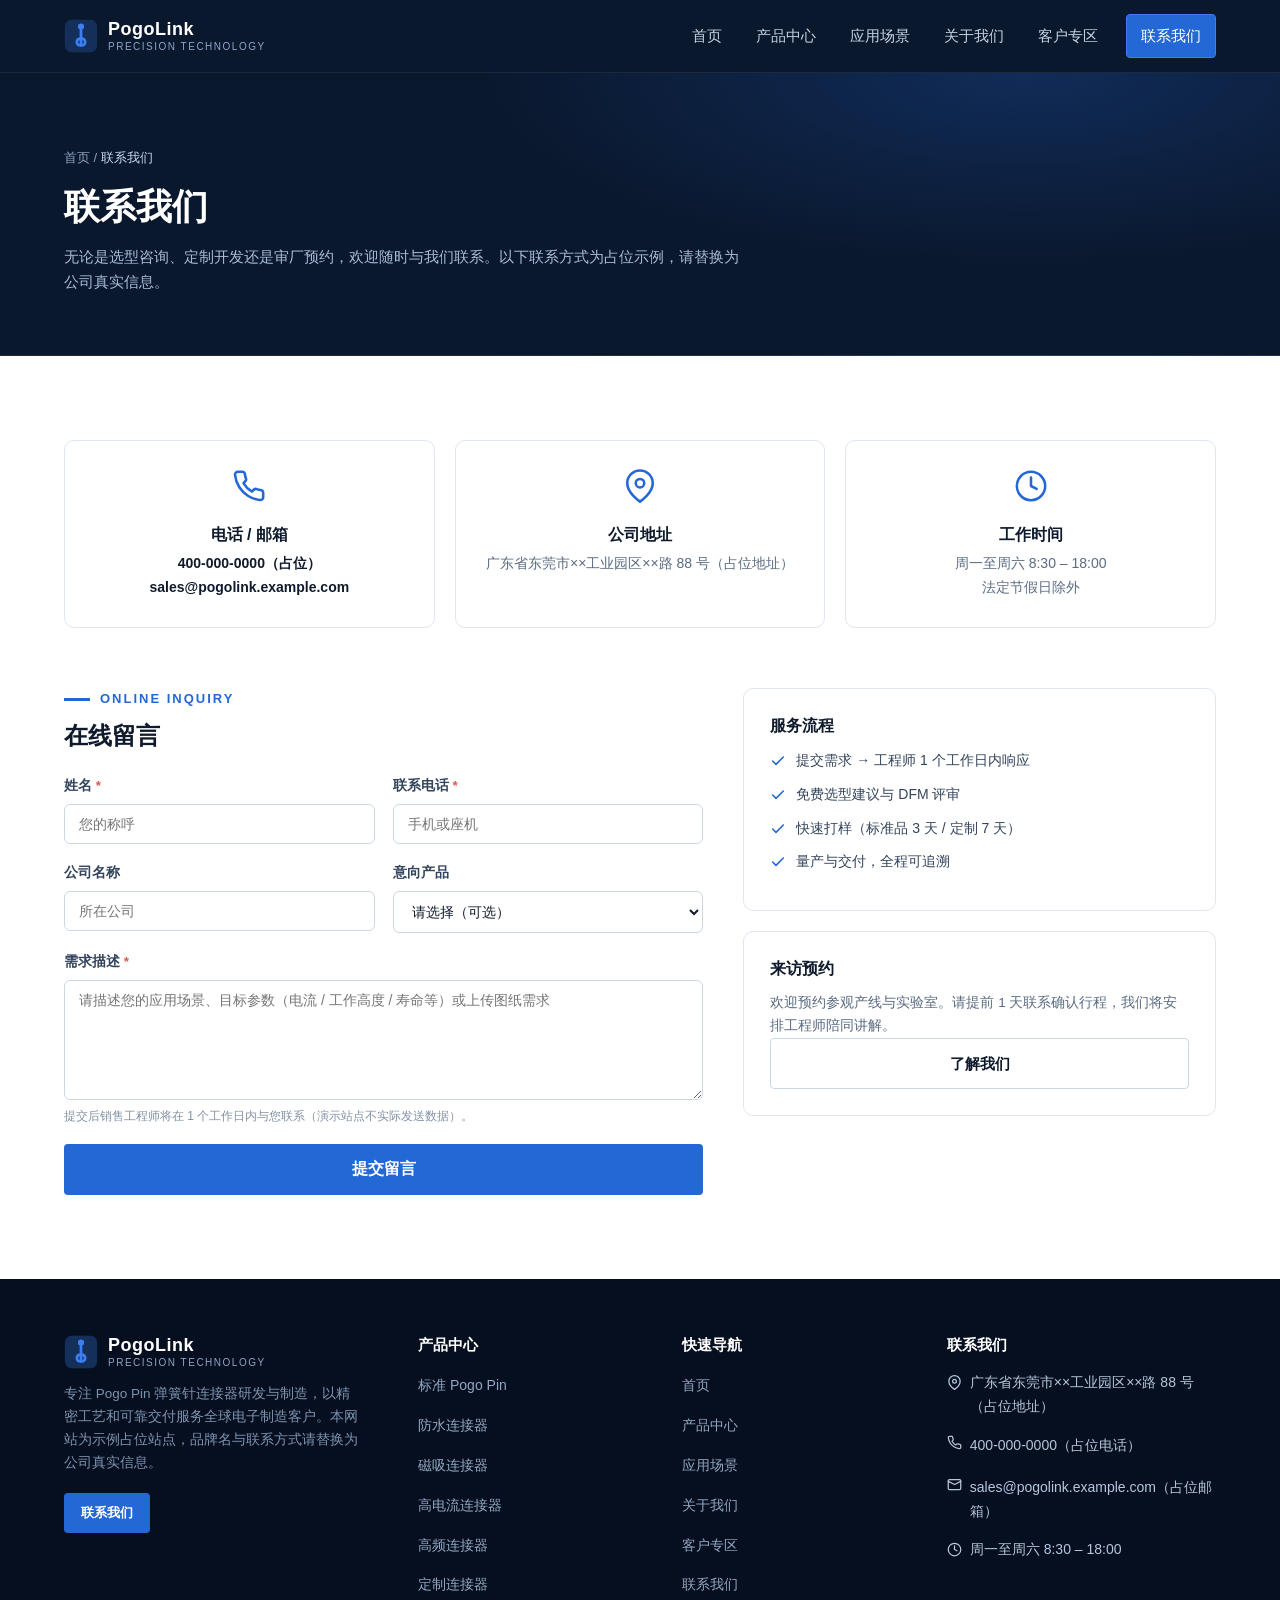
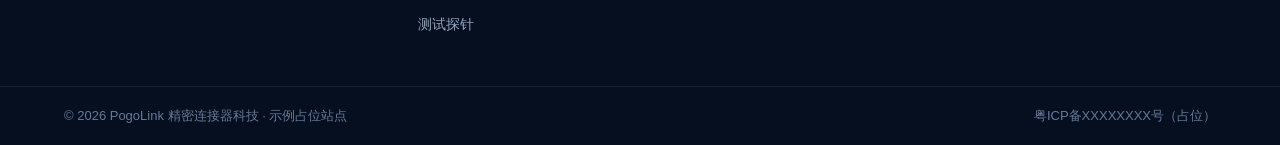
<file: contact.html>
<!DOCTYPE html>
<html lang="zh-CN">
<head>
<meta charset="UTF-8">
<meta name="viewport" content="width=device-width, initial-scale=1.0">
<title>联系我们 - PogoLink 精密连接器科技</title>
<meta name="description" content="联系 PogoLink：电话、邮箱、地址与在线留言表单，销售工程师 1 个工作日内响应。">
<link rel="icon" type="image/svg+xml" href="data:image/svg+xml,%3Csvg xmlns='http://www.w3.org/2000/svg' viewBox='0 0 40 40'%3E%3Crect x='1' y='1' width='38' height='38' rx='8' fill='%23143052'/%3E%3Cg stroke='%233D7FF0' stroke-width='3.2' fill='none' stroke-linecap='round'%3E%3Cpath d='M20 31 V13'/%3E%3Cpath d='M20 31 c-6.5 0 -6.5 -8 0 -8 c6.5 0 6.5 8 0 8'/%3E%3C/g%3E%3Ccircle cx='20' cy='9' r='3.6' fill='%233D7FF0'/%3E%3C/svg%3E">
<link rel="stylesheet" href="css/style.css">
</head>
<body>

<header class="site-header">
  <div class="header-inner">
    <a class="brand" href="index.html" aria-label="PogoLink 首页">
      <svg viewBox="0 0 40 40" aria-hidden="true">
        <rect x="1" y="1" width="38" height="38" rx="8" fill="#14305A"/>
        <g stroke="#3D7FF0" stroke-width="3.2" fill="none" stroke-linecap="round">
          <path d="M20 31 V13"/>
          <path d="M20 31 c-6.5 0 -6.5 -8 0 -8 c6.5 0 6.5 8 0 8"/>
        </g>
        <circle cx="20" cy="9" r="3.6" fill="#3D7FF0"/>
      </svg>
      <span class="brand-name">PogoLink<small>Precision Technology</small></span>
    </a>
    <nav class="main-nav" aria-label="主导航">
      <ul>
        <li><a href="index.html">首页</a></li>
        <li><a href="products.html">产品中心</a></li>
        <li><a href="applications.html">应用场景</a></li>
        <li><a href="about.html">关于我们</a></li>
        <li><a href="customer.html">客户专区</a></li>
        <li><a class="active nav-cta" href="contact.html">联系我们</a></li>
      </ul>
    </nav>
    <button class="menu-toggle" aria-label="打开菜单"><span></span><span></span><span></span></button>
  </div>
</header>

<main>
  <section class="page-hero">
    <div class="container">
      <div class="crumb"><a href="index.html">首页</a> / <span>联系我们</span></div>
      <h1>联系我们</h1>
      <p>无论是选型咨询、定制开发还是审厂预约，欢迎随时与我们联系。以下联系方式为占位示例，请替换为公司真实信息。</p>
    </div>
  </section>

  <section class="section">
    <div class="container">

      <div class="contact-cards">
        <div class="contact-card reveal">
          <svg viewBox="0 0 24 24" fill="none" stroke="currentColor" stroke-width="1.8" stroke-linecap="round" stroke-linejoin="round"><path d="M22 16.92v3a2 2 0 0 1-2.18 2 19.79 19.79 0 0 1-8.63-3.07 19.5 19.5 0 0 1-6-6 19.79 19.79 0 0 1-3.07-8.67A2 2 0 0 1 4.11 2h3a2 2 0 0 1 2 1.72c.127.96.361 1.903.7 2.81a2 2 0 0 1-.45 2.11L8.09 9.91a16 16 0 0 0 6 6l1.27-1.27a2 2 0 0 1 2.11-.45c.907.339 1.85.573 2.81.7A2 2 0 0 1 22 16.92z"/></svg>
          <h3>电话 / 邮箱</h3>
          <p><a href="tel:4000000000">400-000-0000（占位）</a></p>
          <p><a href="mailto:sales@pogolink.example.com">sales@pogolink.example.com</a></p>
        </div>
        <div class="contact-card reveal">
          <svg viewBox="0 0 24 24" fill="none" stroke="currentColor" stroke-width="1.8" stroke-linecap="round" stroke-linejoin="round"><path d="M21 10c0 7-9 13-9 13s-9-6-9-13a9 9 0 0 1 18 0z"/><circle cx="12" cy="10" r="3"/></svg>
          <h3>公司地址</h3>
          <p>广东省东莞市××工业园区××路 88 号（占位地址）</p>
        </div>
        <div class="contact-card reveal">
          <svg viewBox="0 0 24 24" fill="none" stroke="currentColor" stroke-width="1.8" stroke-linecap="round" stroke-linejoin="round"><circle cx="12" cy="12" r="10"/><path d="M12 6v6l4 2"/></svg>
          <h3>工作时间</h3>
          <p>周一至周六 8:30 – 18:00</p>
          <p>法定节假日除外</p>
        </div>
      </div>

      <div class="detail-layout" style="grid-template-columns:1.15fr .85fr">
        <div class="reveal">
          <div class="sec-eyebrow">ONLINE INQUIRY</div>
          <h2 class="sec-title" style="font-size:24px; margin-bottom:22px">在线留言</h2>
          <form id="contactForm" novalidate>
            <div class="form-grid">
              <div class="form-item">
                <label for="cName">姓名 <em>*</em></label>
                <input type="text" id="cName" name="name" placeholder="您的称呼" required>
              </div>
              <div class="form-item">
                <label for="cPhone">联系电话 <em>*</em></label>
                <input type="tel" id="cPhone" name="phone" placeholder="手机或座机" required>
              </div>
              <div class="form-item">
                <label for="cCompany">公司名称</label>
                <input type="text" id="cCompany" name="company" placeholder="所在公司">
              </div>
              <div class="form-item">
                <label for="contactProduct">意向产品</label>
                <select id="contactProduct" name="product">
                  <option value="">请选择（可选）</option>
                  <option value="标准 Pogo Pin">标准 Pogo Pin</option>
                  <option value="防水连接器">防水连接器</option>
                  <option value="磁吸连接器">磁吸连接器</option>
                  <option value="高电流连接器">高电流连接器</option>
                  <option value="高频连接器">高频连接器</option>
                  <option value="定制连接器">定制连接器</option>
                  <option value="测试探针">测试探针</option>
                  <option value="其他">其他 / 暂不确定</option>
                </select>
              </div>
              <div class="form-item full">
                <label for="cMessage">需求描述 <em>*</em></label>
                <textarea id="cMessage" name="message" placeholder="请描述您的应用场景、目标参数（电流 / 工作高度 / 寿命等）或上传图纸需求" required></textarea>
                <span class="hint">提交后销售工程师将在 1 个工作日内与您联系（演示站点不实际发送数据）。</span>
              </div>
              <div class="form-item full">
                <button class="btn btn-primary btn-lg" type="submit">提交留言</button>
              </div>
            </div>
          </form>
        </div>

        <aside class="detail-aside">
          <div class="panel">
            <h3>服务流程</h3>
            <ul class="feature-list">
              <li><svg width="16" height="16" viewBox="0 0 24 24" fill="none" stroke="currentColor" stroke-width="2.4" stroke-linecap="round" stroke-linejoin="round"><path d="M20 6L9 17l-5-5"/></svg>提交需求 → 工程师 1 个工作日内响应</li>
              <li><svg width="16" height="16" viewBox="0 0 24 24" fill="none" stroke="currentColor" stroke-width="2.4" stroke-linecap="round" stroke-linejoin="round"><path d="M20 6L9 17l-5-5"/></svg>免费选型建议与 DFM 评审</li>
              <li><svg width="16" height="16" viewBox="0 0 24 24" fill="none" stroke="currentColor" stroke-width="2.4" stroke-linecap="round" stroke-linejoin="round"><path d="M20 6L9 17l-5-5"/></svg>快速打样（标准品 3 天 / 定制 7 天）</li>
              <li><svg width="16" height="16" viewBox="0 0 24 24" fill="none" stroke="currentColor" stroke-width="2.4" stroke-linecap="round" stroke-linejoin="round"><path d="M20 6L9 17l-5-5"/></svg>量产与交付，全程可追溯</li>
            </ul>
          </div>
          <div class="panel">
            <h3>来访预约</h3>
            <p class="sec-lead" style="font-size:13.5px">欢迎预约参观产线与实验室。请提前 1 天联系确认行程，我们将安排工程师陪同讲解。</p>
            <a class="btn btn-outline-dark btn-block" href="about.html">了解我们</a>
          </div>
        </aside>
      </div>

    </div>
  </section>
</main>

<footer class="site-footer">
  <div class="footer-grid">
    <div class="footer-about">
      <a class="brand" href="index.html">
        <svg viewBox="0 0 40 40" width="30" height="30" aria-hidden="true">
          <rect x="1" y="1" width="38" height="38" rx="8" fill="#14305A"/>
          <g stroke="#3D7FF0" stroke-width="3.2" fill="none" stroke-linecap="round">
            <path d="M20 31 V13"/><path d="M20 31 c-6.5 0 -6.5 -8 0 -8 c6.5 0 6.5 8 0 8"/>
          </g>
          <circle cx="20" cy="9" r="3.6" fill="#3D7FF0"/>
        </svg>
        <span class="brand-name">PogoLink<small>Precision Technology</small></span>
      </a>
      <p>专注 Pogo Pin 弹簧针连接器研发与制造，以精密工艺和可靠交付服务全球电子制造客户。本网站为示例占位站点，品牌名与联系方式请替换为公司真实信息。</p>
      <a class="btn btn-primary btn-sm" href="contact.html">联系我们</a>
    </div>
    <div>
      <h4>产品中心</h4>
      <ul class="footer-links">
        <li><a href="product-detail.html?id=standard-pogo-pin">标准 Pogo Pin</a></li>
        <li><a href="product-detail.html?id=waterproof-pogo-pin">防水连接器</a></li>
        <li><a href="product-detail.html?id=magnetic-pogo-pin">磁吸连接器</a></li>
        <li><a href="product-detail.html?id=high-current-pogo-pin">高电流连接器</a></li>
        <li><a href="product-detail.html?id=rf-high-frequency-pogo-pin">高频连接器</a></li>
        <li><a href="product-detail.html?id=customized-pogo-pin">定制连接器</a></li>
        <li><a href="product-detail.html?id=test-probe">测试探针</a></li>
      </ul>
    </div>
    <div>
      <h4>快速导航</h4>
      <ul class="footer-links">
        <li><a href="index.html">首页</a></li>
        <li><a href="products.html">产品中心</a></li>
        <li><a href="applications.html">应用场景</a></li>
        <li><a href="about.html">关于我们</a></li>
        <li><a href="customer.html">客户专区</a></li>
        <li><a href="contact.html">联系我们</a></li>
      </ul>
    </div>
    <div>
      <h4>联系我们</h4>
      <ul class="footer-contact">
        <li>
          <svg width="15" height="15" viewBox="0 0 24 24" fill="none" stroke="currentColor" stroke-width="2" stroke-linecap="round" stroke-linejoin="round"><path d="M21 10c0 7-9 13-9 13s-9-6-9-13a9 9 0 0 1 18 0z"/><circle cx="12" cy="10" r="3"/></svg>
          <span>广东省东莞市××工业园区××路 88 号（占位地址）</span>
        </li>
        <li>
          <svg width="15" height="15" viewBox="0 0 24 24" fill="none" stroke="currentColor" stroke-width="2" stroke-linecap="round" stroke-linejoin="round"><path d="M22 16.92v3a2 2 0 0 1-2.18 2 19.79 19.79 0 0 1-8.63-3.07 19.5 19.5 0 0 1-6-6 19.79 19.79 0 0 1-3.07-8.67A2 2 0 0 1 4.11 2h3a2 2 0 0 1 2 1.72c.127.96.361 1.903.7 2.81a2 2 0 0 1-.45 2.11L8.09 9.91a16 16 0 0 0 6 6l1.27-1.27a2 2 0 0 1 2.11-.45c.907.339 1.85.573 2.81.7A2 2 0 0 1 22 16.92z"/></svg>
          <a href="tel:4000000000">400-000-0000（占位电话）</a>
        </li>
        <li>
          <svg width="15" height="15" viewBox="0 0 24 24" fill="none" stroke="currentColor" stroke-width="2" stroke-linecap="round" stroke-linejoin="round"><rect x="2" y="4" width="20" height="16" rx="2"/><path d="m22 7-10 5L2 7"/></svg>
          <a href="mailto:sales@pogolink.example.com">sales@pogolink.example.com（占位邮箱）</a>
        </li>
        <li>
          <svg width="15" height="15" viewBox="0 0 24 24" fill="none" stroke="currentColor" stroke-width="2" stroke-linecap="round" stroke-linejoin="round"><circle cx="12" cy="12" r="10"/><path d="M12 6v6l4 2"/></svg>
          <span>周一至周六 8:30 – 18:00</span>
        </li>
      </ul>
    </div>
  </div>
  <div class="footer-bottom">
    <div class="container">
      <span>© 2026 PogoLink 精密连接器科技 · 示例占位站点</span>
      <span>粤ICP备XXXXXXXX号（占位）</span>
    </div>
  </div>
</footer>

<button class="back-top" type="button" aria-label="回到顶部">
  <svg width="18" height="18" viewBox="0 0 24 24" fill="none" stroke="currentColor" stroke-width="2.4" stroke-linecap="round" stroke-linejoin="round"><path d="m18 15-6-6-6 6"/></svg>
</button>

<script src="js/data.js"></script>
<script src="js/main.js"></script>
</body>
</html>
</file>
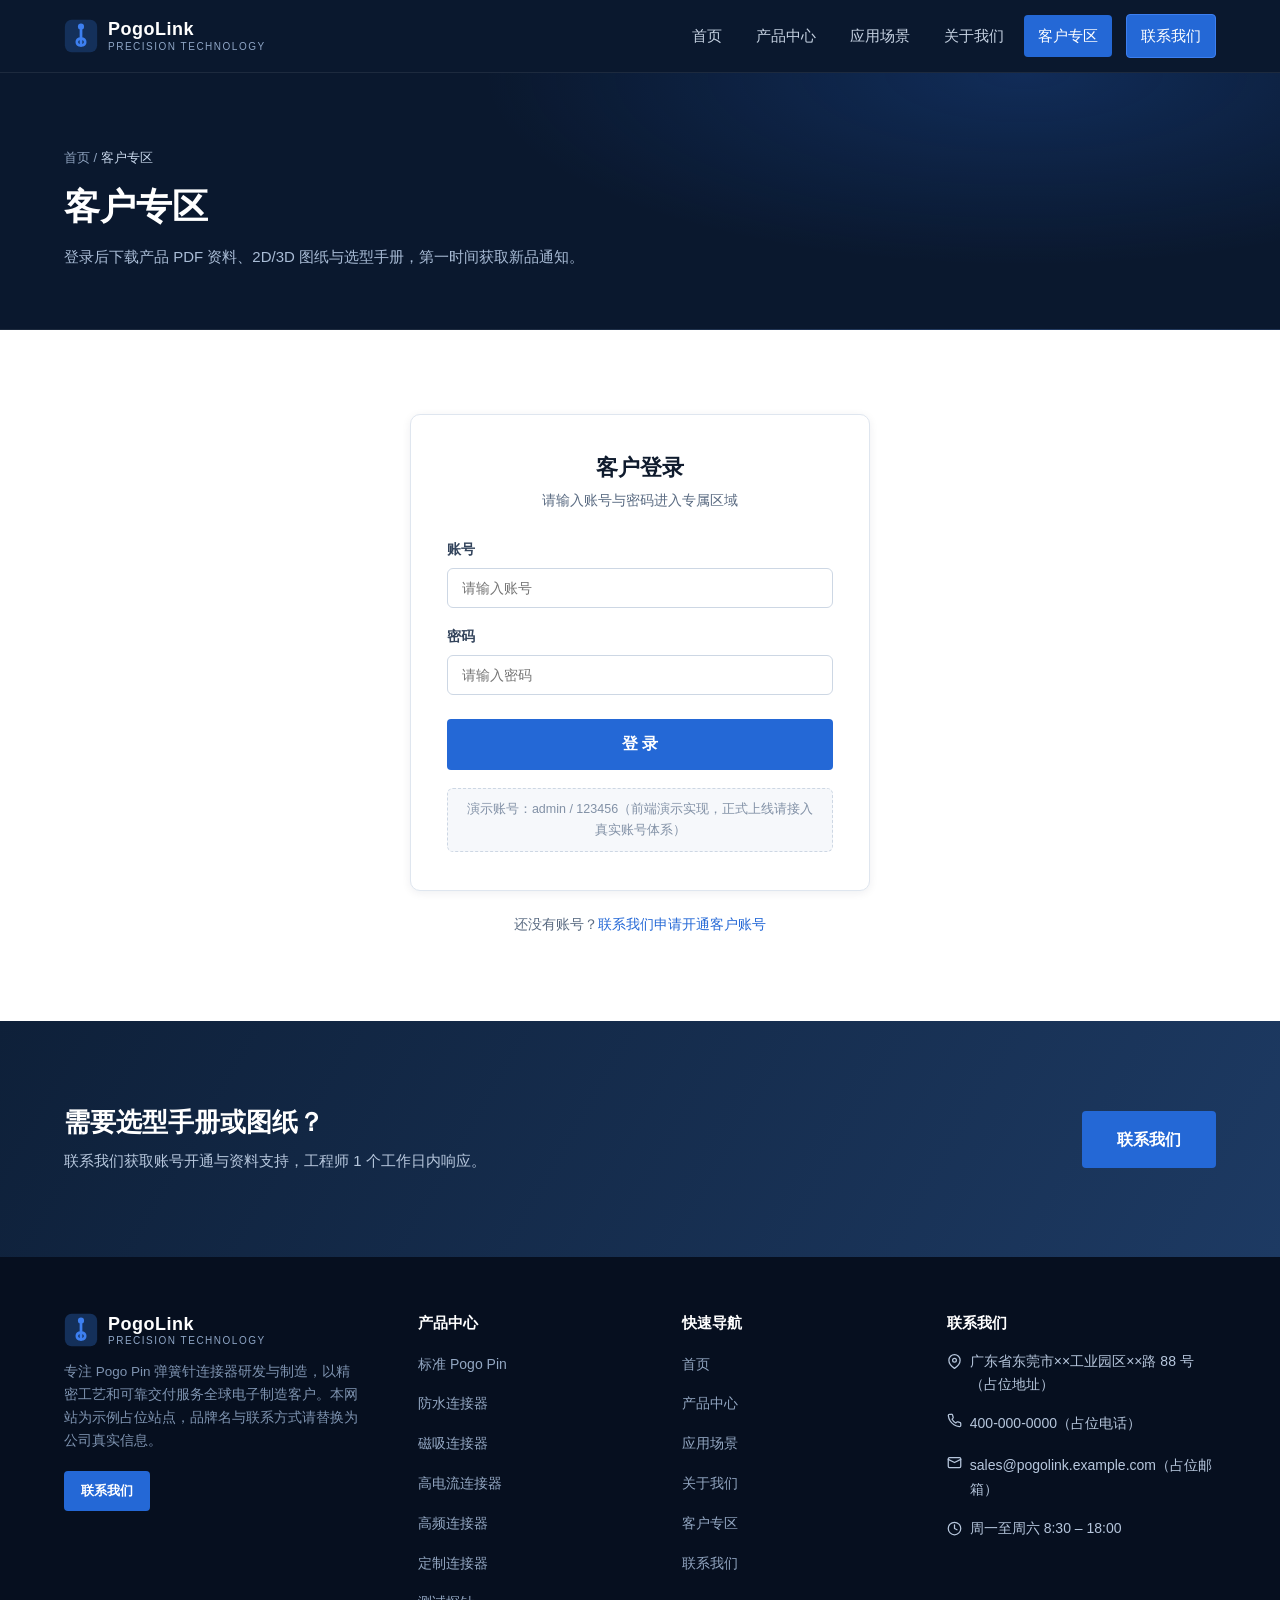
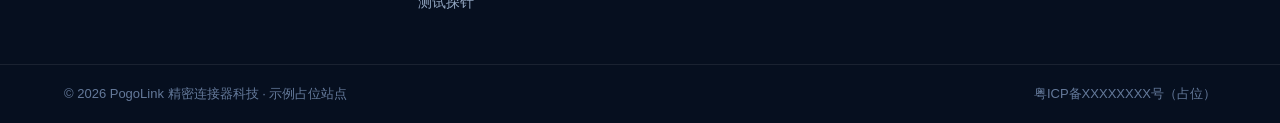
<file: customer.html>
<!DOCTYPE html>
<html lang="zh-CN">
<head>
<meta charset="UTF-8">
<meta name="viewport" content="width=device-width, initial-scale=1.0">
<title>客户专区 - PogoLink 精密连接器科技</title>
<meta name="description" content="PogoLink 客户专区：登录后可下载产品 PDF 资料、查看新品通知与选型手册。演示账号 admin / 123456。">
<link rel="icon" type="image/svg+xml" href="data:image/svg+xml,%3Csvg xmlns='http://www.w3.org/2000/svg' viewBox='0 0 40 40'%3E%3Crect x='1' y='1' width='38' height='38' rx='8' fill='%23143052'/%3E%3Cg stroke='%233D7FF0' stroke-width='3.2' fill='none' stroke-linecap='round'%3E%3Cpath d='M20 31 V13'/%3E%3Cpath d='M20 31 c-6.5 0 -6.5 -8 0 -8 c6.5 0 6.5 8 0 8'/%3E%3C/g%3E%3Ccircle cx='20' cy='9' r='3.6' fill='%233D7FF0'/%3E%3C/svg%3E">
<link rel="stylesheet" href="css/style.css">
</head>
<body>

<header class="site-header">
  <div class="header-inner">
    <a class="brand" href="index.html" aria-label="PogoLink 首页">
      <svg viewBox="0 0 40 40" aria-hidden="true">
        <rect x="1" y="1" width="38" height="38" rx="8" fill="#14305A"/>
        <g stroke="#3D7FF0" stroke-width="3.2" fill="none" stroke-linecap="round">
          <path d="M20 31 V13"/>
          <path d="M20 31 c-6.5 0 -6.5 -8 0 -8 c6.5 0 6.5 8 0 8"/>
        </g>
        <circle cx="20" cy="9" r="3.6" fill="#3D7FF0"/>
      </svg>
      <span class="brand-name">PogoLink<small>Precision Technology</small></span>
    </a>
    <nav class="main-nav" aria-label="主导航">
      <ul>
        <li><a href="index.html">首页</a></li>
        <li><a href="products.html">产品中心</a></li>
        <li><a href="applications.html">应用场景</a></li>
        <li><a href="about.html">关于我们</a></li>
        <li><a class="active" href="customer.html">客户专区</a></li>
        <li><a class="nav-cta" href="contact.html">联系我们</a></li>
      </ul>
    </nav>
    <button class="menu-toggle" aria-label="打开菜单"><span></span><span></span><span></span></button>
  </div>
</header>

<main>
  <section class="page-hero">
    <div class="container">
      <div class="crumb"><a href="index.html">首页</a> / <span>客户专区</span></div>
      <h1>客户专区</h1>
      <p>登录后下载产品 PDF 资料、2D/3D 图纸与选型手册，第一时间获取新品通知。</p>
    </div>
  </section>

  <section class="section">
    <div class="container">

      <!-- 登录面板 -->
      <div class="auth-wrap" id="loginPanel">
        <div class="auth-panel reveal in">
          <h2>客户登录</h2>
          <p class="auth-sub">请输入账号与密码进入专属区域</p>
          <form id="loginForm" novalidate>
            <div class="form-grid" style="grid-template-columns:1fr">
              <div class="form-item">
                <label for="loginUser">账号</label>
                <input type="text" id="loginUser" name="username" autocomplete="username" placeholder="请输入账号">
              </div>
              <div class="form-item">
                <label for="loginPass">密码</label>
                <input type="password" id="loginPass" name="password" autocomplete="current-password" placeholder="请输入密码">
              </div>
              <button class="btn btn-primary btn-block btn-lg" type="submit" style="margin-top:6px">登 录</button>
            </div>
          </form>
          <p class="auth-note">演示账号：admin / 123456（前端演示实现，正式上线请接入真实账号体系）</p>
        </div>
        <p style="text-align:center; margin-top:22px; font-size:14px; color:var(--text-500)">
          还没有账号？<a href="contact.html">联系我们申请开通客户账号</a>
        </p>
      </div>

      <!-- 门户面板（登录后显示） -->
      <div id="portalPanel" style="display:none; max-width:860px; margin:0 auto">
        <div class="portal-head">
          <div>
            <h2 style="font-size:22px; margin-bottom:4px">欢迎回来</h2>
            <span class="user-tag" id="portalUserName">演示客户</span>
          </div>
          <button class="btn btn-outline-dark btn-sm" type="button" id="logoutBtn">退出登录</button>
        </div>

        <div class="sec-head" style="margin-bottom:16px">
          <div>
            <div class="sec-eyebrow">DOWNLOADS</div>
            <h2 class="sec-title" style="font-size:20px">产品资料下载</h2>
          </div>
        </div>
        <div class="download-list" id="downloadList">
          <!-- 由 js/data.js 渲染 -->
        </div>
        <p style="font-size:12.5px; color:var(--text-400); margin-top:10px">* 演示站点下载为占位提示，正式上线后替换为真实 PDF 文件链接。</p>

        <div class="sec-head" style="margin-bottom:16px; margin-top:44px">
          <div>
            <div class="sec-eyebrow">NOTICES</div>
            <h2 class="sec-title" style="font-size:20px">新品通知</h2>
          </div>
        </div>
        <div class="notice-list" id="noticeList">
          <!-- 由 js/data.js 渲染 -->
        </div>
      </div>

    </div>
  </section>

  <section class="cta-band section">
    <div class="container cta-inner">
      <div>
        <h2>需要选型手册或图纸？</h2>
        <p>联系我们获取账号开通与资料支持，工程师 1 个工作日内响应。</p>
      </div>
      <a class="btn btn-primary btn-lg" href="contact.html">联系我们</a>
    </div>
  </section>
</main>

<footer class="site-footer">
  <div class="footer-grid">
    <div class="footer-about">
      <a class="brand" href="index.html">
        <svg viewBox="0 0 40 40" width="30" height="30" aria-hidden="true">
          <rect x="1" y="1" width="38" height="38" rx="8" fill="#14305A"/>
          <g stroke="#3D7FF0" stroke-width="3.2" fill="none" stroke-linecap="round">
            <path d="M20 31 V13"/><path d="M20 31 c-6.5 0 -6.5 -8 0 -8 c6.5 0 6.5 8 0 8"/>
          </g>
          <circle cx="20" cy="9" r="3.6" fill="#3D7FF0"/>
        </svg>
        <span class="brand-name">PogoLink<small>Precision Technology</small></span>
      </a>
      <p>专注 Pogo Pin 弹簧针连接器研发与制造，以精密工艺和可靠交付服务全球电子制造客户。本网站为示例占位站点，品牌名与联系方式请替换为公司真实信息。</p>
      <a class="btn btn-primary btn-sm" href="contact.html">联系我们</a>
    </div>
    <div>
      <h4>产品中心</h4>
      <ul class="footer-links">
        <li><a href="product-detail.html?id=standard-pogo-pin">标准 Pogo Pin</a></li>
        <li><a href="product-detail.html?id=waterproof-pogo-pin">防水连接器</a></li>
        <li><a href="product-detail.html?id=magnetic-pogo-pin">磁吸连接器</a></li>
        <li><a href="product-detail.html?id=high-current-pogo-pin">高电流连接器</a></li>
        <li><a href="product-detail.html?id=rf-high-frequency-pogo-pin">高频连接器</a></li>
        <li><a href="product-detail.html?id=customized-pogo-pin">定制连接器</a></li>
        <li><a href="product-detail.html?id=test-probe">测试探针</a></li>
      </ul>
    </div>
    <div>
      <h4>快速导航</h4>
      <ul class="footer-links">
        <li><a href="index.html">首页</a></li>
        <li><a href="products.html">产品中心</a></li>
        <li><a href="applications.html">应用场景</a></li>
        <li><a href="about.html">关于我们</a></li>
        <li><a href="customer.html">客户专区</a></li>
        <li><a href="contact.html">联系我们</a></li>
      </ul>
    </div>
    <div>
      <h4>联系我们</h4>
      <ul class="footer-contact">
        <li>
          <svg width="15" height="15" viewBox="0 0 24 24" fill="none" stroke="currentColor" stroke-width="2" stroke-linecap="round" stroke-linejoin="round"><path d="M21 10c0 7-9 13-9 13s-9-6-9-13a9 9 0 0 1 18 0z"/><circle cx="12" cy="10" r="3"/></svg>
          <span>广东省东莞市××工业园区××路 88 号（占位地址）</span>
        </li>
        <li>
          <svg width="15" height="15" viewBox="0 0 24 24" fill="none" stroke="currentColor" stroke-width="2" stroke-linecap="round" stroke-linejoin="round"><path d="M22 16.92v3a2 2 0 0 1-2.18 2 19.79 19.79 0 0 1-8.63-3.07 19.5 19.5 0 0 1-6-6 19.79 19.79 0 0 1-3.07-8.67A2 2 0 0 1 4.11 2h3a2 2 0 0 1 2 1.72c.127.96.361 1.903.7 2.81a2 2 0 0 1-.45 2.11L8.09 9.91a16 16 0 0 0 6 6l1.27-1.27a2 2 0 0 1 2.11-.45c.907.339 1.85.573 2.81.7A2 2 0 0 1 22 16.92z"/></svg>
          <a href="tel:4000000000">400-000-0000（占位电话）</a>
        </li>
        <li>
          <svg width="15" height="15" viewBox="0 0 24 24" fill="none" stroke="currentColor" stroke-width="2" stroke-linecap="round" stroke-linejoin="round"><rect x="2" y="4" width="20" height="16" rx="2"/><path d="m22 7-10 5L2 7"/></svg>
          <a href="mailto:sales@pogolink.example.com">sales@pogolink.example.com（占位邮箱）</a>
        </li>
        <li>
          <svg width="15" height="15" viewBox="0 0 24 24" fill="none" stroke="currentColor" stroke-width="2" stroke-linecap="round" stroke-linejoin="round"><circle cx="12" cy="12" r="10"/><path d="M12 6v6l4 2"/></svg>
          <span>周一至周六 8:30 – 18:00</span>
        </li>
      </ul>
    </div>
  </div>
  <div class="footer-bottom">
    <div class="container">
      <span>© 2026 PogoLink 精密连接器科技 · 示例占位站点</span>
      <span>粤ICP备XXXXXXXX号（占位）</span>
    </div>
  </div>
</footer>

<button class="back-top" type="button" aria-label="回到顶部">
  <svg width="18" height="18" viewBox="0 0 24 24" fill="none" stroke="currentColor" stroke-width="2.4" stroke-linecap="round" stroke-linejoin="round"><path d="m18 15-6-6-6 6"/></svg>
</button>

<script src="js/data.js"></script>
<script src="js/main.js"></script>
</body>
</html>
</file>
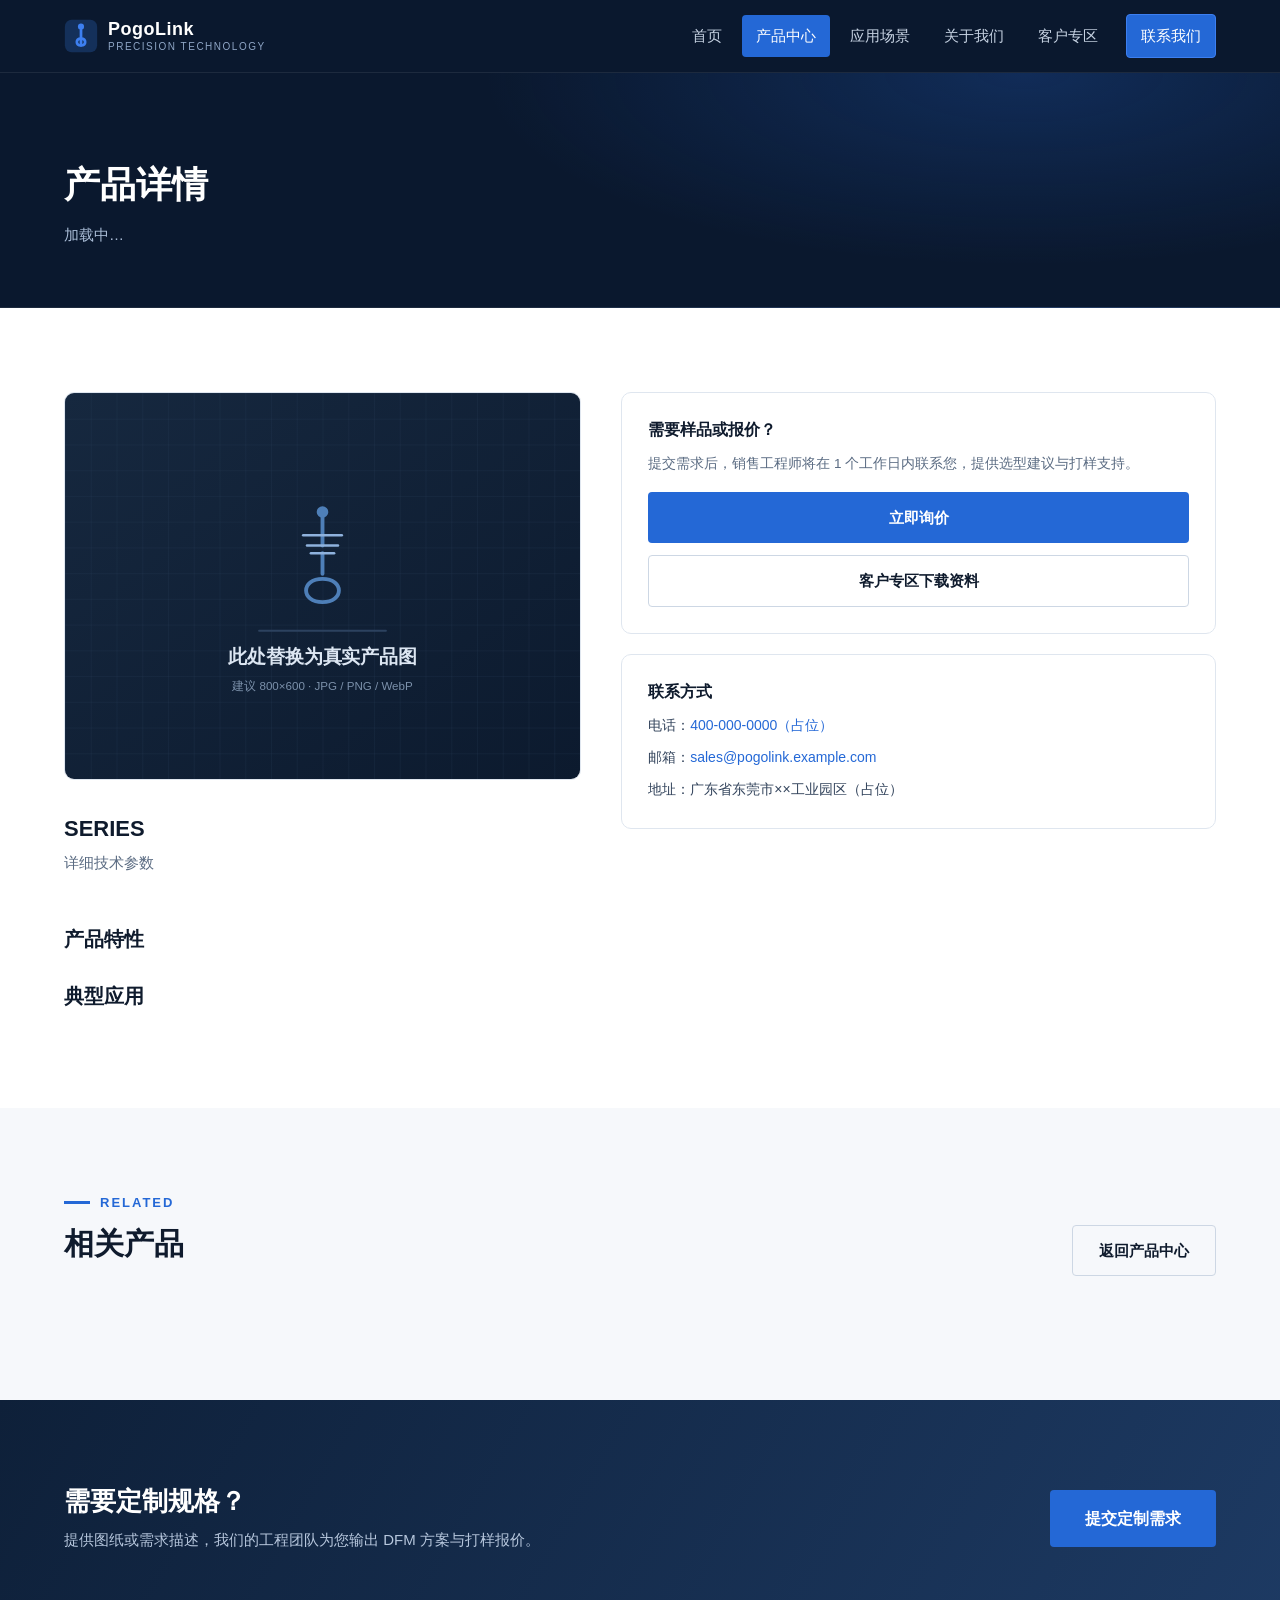
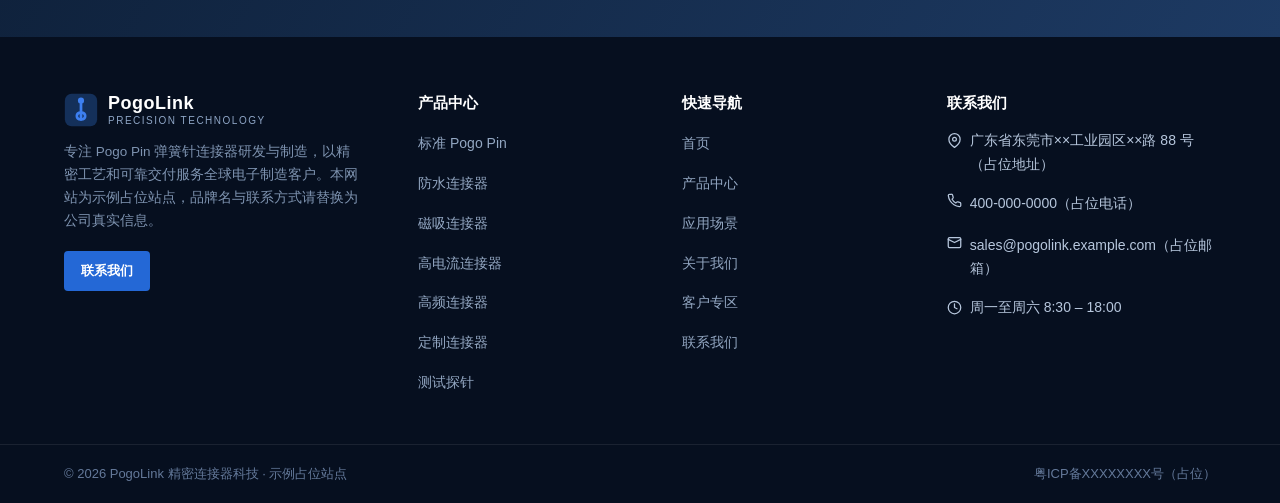
<file: product-detail.html>
<!DOCTYPE html>
<html lang="zh-CN">
<head>
<meta charset="UTF-8">
<meta name="viewport" content="width=device-width, initial-scale=1.0">
<title>产品详情 - PogoLink 精密连接器科技</title>
<meta name="description" content="PogoLink 产品详情页：查看产品系列参数、特性与应用场景，可询价或下载选型资料。">
<link rel="icon" type="image/svg+xml" href="data:image/svg+xml,%3Csvg xmlns='http://www.w3.org/2000/svg' viewBox='0 0 40 40'%3E%3Crect x='1' y='1' width='38' height='38' rx='8' fill='%23143052'/%3E%3Cg stroke='%233D7FF0' stroke-width='3.2' fill='none' stroke-linecap='round'%3E%3Cpath d='M20 31 V13'/%3E%3Cpath d='M20 31 c-6.5 0 -6.5 -8 0 -8 c6.5 0 6.5 8 0 8'/%3E%3C/g%3E%3Ccircle cx='20' cy='9' r='3.6' fill='%233D7FF0'/%3E%3C/svg%3E">
<link rel="stylesheet" href="css/style.css">
</head>
<body>

<header class="site-header">
  <div class="header-inner">
    <a class="brand" href="index.html" aria-label="PogoLink 首页">
      <svg viewBox="0 0 40 40" aria-hidden="true">
        <rect x="1" y="1" width="38" height="38" rx="8" fill="#14305A"/>
        <g stroke="#3D7FF0" stroke-width="3.2" fill="none" stroke-linecap="round">
          <path d="M20 31 V13"/>
          <path d="M20 31 c-6.5 0 -6.5 -8 0 -8 c6.5 0 6.5 8 0 8"/>
        </g>
        <circle cx="20" cy="9" r="3.6" fill="#3D7FF0"/>
      </svg>
      <span class="brand-name">PogoLink<small>Precision Technology</small></span>
    </a>
    <nav class="main-nav" aria-label="主导航">
      <ul>
        <li><a href="index.html">首页</a></li>
        <li><a class="active" href="products.html">产品中心</a></li>
        <li><a href="applications.html">应用场景</a></li>
        <li><a href="about.html">关于我们</a></li>
        <li><a href="customer.html">客户专区</a></li>
        <li><a class="nav-cta" href="contact.html">联系我们</a></li>
      </ul>
    </nav>
    <button class="menu-toggle" aria-label="打开菜单"><span></span><span></span><span></span></button>
  </div>
</header>

<main>
  <section class="page-hero">
    <div class="container">
      <div class="crumb"></div>
      <h1 id="detailTitle">产品详情</h1>
      <p id="detailBrief" style="color:#A9BCD6">加载中…</p>
    </div>
  </section>

  <section class="section">
    <div class="container">
      <div class="detail-layout">
        <!-- 左：图 + 参数 -->
        <div>
          <div class="detail-gallery">
            <img id="detailImg" src="assets/placeholder-product.svg" alt="产品图（占位，请替换为真实产品图）">
          </div>
          <h2 style="font-size:22px; margin:34px 0 6px" id="detailEn">SERIES</h2>
          <p class="sec-lead" style="margin-bottom:8px">详细技术参数</p>
          <table class="detail-params-table">
            <colgroup><col style="width:34%"><col style="width:66%"></colgroup>
            <tbody id="detailParams"></tbody>
          </table>
          <h2 style="font-size:20px; margin:30px 0 14px">产品特性</h2>
          <ul class="feature-list" id="detailFeatures"></ul>
          <h2 style="font-size:20px; margin:30px 0 14px">典型应用</h2>
          <div id="detailApps"></div>
        </div>
        <!-- 右：询价侧栏 -->
        <aside class="detail-aside">
          <div class="panel">
            <h3>需要样品或报价？</h3>
            <p class="sec-lead" style="font-size:13.5px; margin-bottom:16px">提交需求后，销售工程师将在 1 个工作日内联系您，提供选型建议与打样支持。</p>
            <a class="btn btn-primary btn-block" href="contact.html?product=1" id="inquiryBtn" style="margin-bottom:12px">立即询价</a>
            <a class="btn btn-outline-dark btn-block" href="customer.html">客户专区下载资料</a>
          </div>
          <div class="panel">
            <h3>联系方式</h3>
            <div class="contact-mini">
              <span>电话：<a href="tel:4000000000">400-000-0000（占位）</a></span>
              <span>邮箱：<a href="mailto:sales@pogolink.example.com">sales@pogolink.example.com</a></span>
              <span>地址：广东省东莞市××工业园区（占位）</span>
            </div>
          </div>
        </aside>
      </div>
    </div>
  </section>

  <section class="section section-steel">
    <div class="container">
      <div class="sec-head">
        <div>
          <div class="sec-eyebrow">RELATED</div>
          <h2 class="sec-title">相关产品</h2>
        </div>
        <a class="btn btn-outline-dark sec-more" href="products.html">返回产品中心</a>
      </div>
      <div class="card-grid" id="relatedGrid"></div>
    </div>
  </section>

  <section class="cta-band section">
    <div class="container cta-inner">
      <div>
        <h2>需要定制规格？</h2>
        <p>提供图纸或需求描述，我们的工程团队为您输出 DFM 方案与打样报价。</p>
      </div>
      <a class="btn btn-primary btn-lg" href="contact.html">提交定制需求</a>
    </div>
  </section>
</main>

<footer class="site-footer">
  <div class="footer-grid">
    <div class="footer-about">
      <a class="brand" href="index.html">
        <svg viewBox="0 0 40 40" width="30" height="30" aria-hidden="true">
          <rect x="1" y="1" width="38" height="38" rx="8" fill="#14305A"/>
          <g stroke="#3D7FF0" stroke-width="3.2" fill="none" stroke-linecap="round">
            <path d="M20 31 V13"/><path d="M20 31 c-6.5 0 -6.5 -8 0 -8 c6.5 0 6.5 8 0 8"/>
          </g>
          <circle cx="20" cy="9" r="3.6" fill="#3D7FF0"/>
        </svg>
        <span class="brand-name">PogoLink<small>Precision Technology</small></span>
      </a>
      <p>专注 Pogo Pin 弹簧针连接器研发与制造，以精密工艺和可靠交付服务全球电子制造客户。本网站为示例占位站点，品牌名与联系方式请替换为公司真实信息。</p>
      <a class="btn btn-primary btn-sm" href="contact.html">联系我们</a>
    </div>
    <div>
      <h4>产品中心</h4>
      <ul class="footer-links">
        <li><a href="product-detail.html?id=standard-pogo-pin">标准 Pogo Pin</a></li>
        <li><a href="product-detail.html?id=waterproof-pogo-pin">防水连接器</a></li>
        <li><a href="product-detail.html?id=magnetic-pogo-pin">磁吸连接器</a></li>
        <li><a href="product-detail.html?id=high-current-pogo-pin">高电流连接器</a></li>
        <li><a href="product-detail.html?id=rf-high-frequency-pogo-pin">高频连接器</a></li>
        <li><a href="product-detail.html?id=customized-pogo-pin">定制连接器</a></li>
        <li><a href="product-detail.html?id=test-probe">测试探针</a></li>
      </ul>
    </div>
    <div>
      <h4>快速导航</h4>
      <ul class="footer-links">
        <li><a href="index.html">首页</a></li>
        <li><a href="products.html">产品中心</a></li>
        <li><a href="applications.html">应用场景</a></li>
        <li><a href="about.html">关于我们</a></li>
        <li><a href="customer.html">客户专区</a></li>
        <li><a href="contact.html">联系我们</a></li>
      </ul>
    </div>
    <div>
      <h4>联系我们</h4>
      <ul class="footer-contact">
        <li>
          <svg width="15" height="15" viewBox="0 0 24 24" fill="none" stroke="currentColor" stroke-width="2" stroke-linecap="round" stroke-linejoin="round"><path d="M21 10c0 7-9 13-9 13s-9-6-9-13a9 9 0 0 1 18 0z"/><circle cx="12" cy="10" r="3"/></svg>
          <span>广东省东莞市××工业园区××路 88 号（占位地址）</span>
        </li>
        <li>
          <svg width="15" height="15" viewBox="0 0 24 24" fill="none" stroke="currentColor" stroke-width="2" stroke-linecap="round" stroke-linejoin="round"><path d="M22 16.92v3a2 2 0 0 1-2.18 2 19.79 19.79 0 0 1-8.63-3.07 19.5 19.5 0 0 1-6-6 19.79 19.79 0 0 1-3.07-8.67A2 2 0 0 1 4.11 2h3a2 2 0 0 1 2 1.72c.127.96.361 1.903.7 2.81a2 2 0 0 1-.45 2.11L8.09 9.91a16 16 0 0 0 6 6l1.27-1.27a2 2 0 0 1 2.11-.45c.907.339 1.85.573 2.81.7A2 2 0 0 1 22 16.92z"/></svg>
          <a href="tel:4000000000">400-000-0000（占位电话）</a>
        </li>
        <li>
          <svg width="15" height="15" viewBox="0 0 24 24" fill="none" stroke="currentColor" stroke-width="2" stroke-linecap="round" stroke-linejoin="round"><rect x="2" y="4" width="20" height="16" rx="2"/><path d="m22 7-10 5L2 7"/></svg>
          <a href="mailto:sales@pogolink.example.com">sales@pogolink.example.com（占位邮箱）</a>
        </li>
        <li>
          <svg width="15" height="15" viewBox="0 0 24 24" fill="none" stroke="currentColor" stroke-width="2" stroke-linecap="round" stroke-linejoin="round"><circle cx="12" cy="12" r="10"/><path d="M12 6v6l4 2"/></svg>
          <span>周一至周六 8:30 – 18:00</span>
        </li>
      </ul>
    </div>
  </div>
  <div class="footer-bottom">
    <div class="container">
      <span>© 2026 PogoLink 精密连接器科技 · 示例占位站点</span>
      <span>粤ICP备XXXXXXXX号（占位）</span>
    </div>
  </div>
</footer>

<button class="back-top" type="button" aria-label="回到顶部">
  <svg width="18" height="18" viewBox="0 0 24 24" fill="none" stroke="currentColor" stroke-width="2.4" stroke-linecap="round" stroke-linejoin="round"><path d="m18 15-6-6-6 6"/></svg>
</button>

<script src="js/data.js"></script>
<script src="js/main.js"></script>
</body>
</html>
</file>
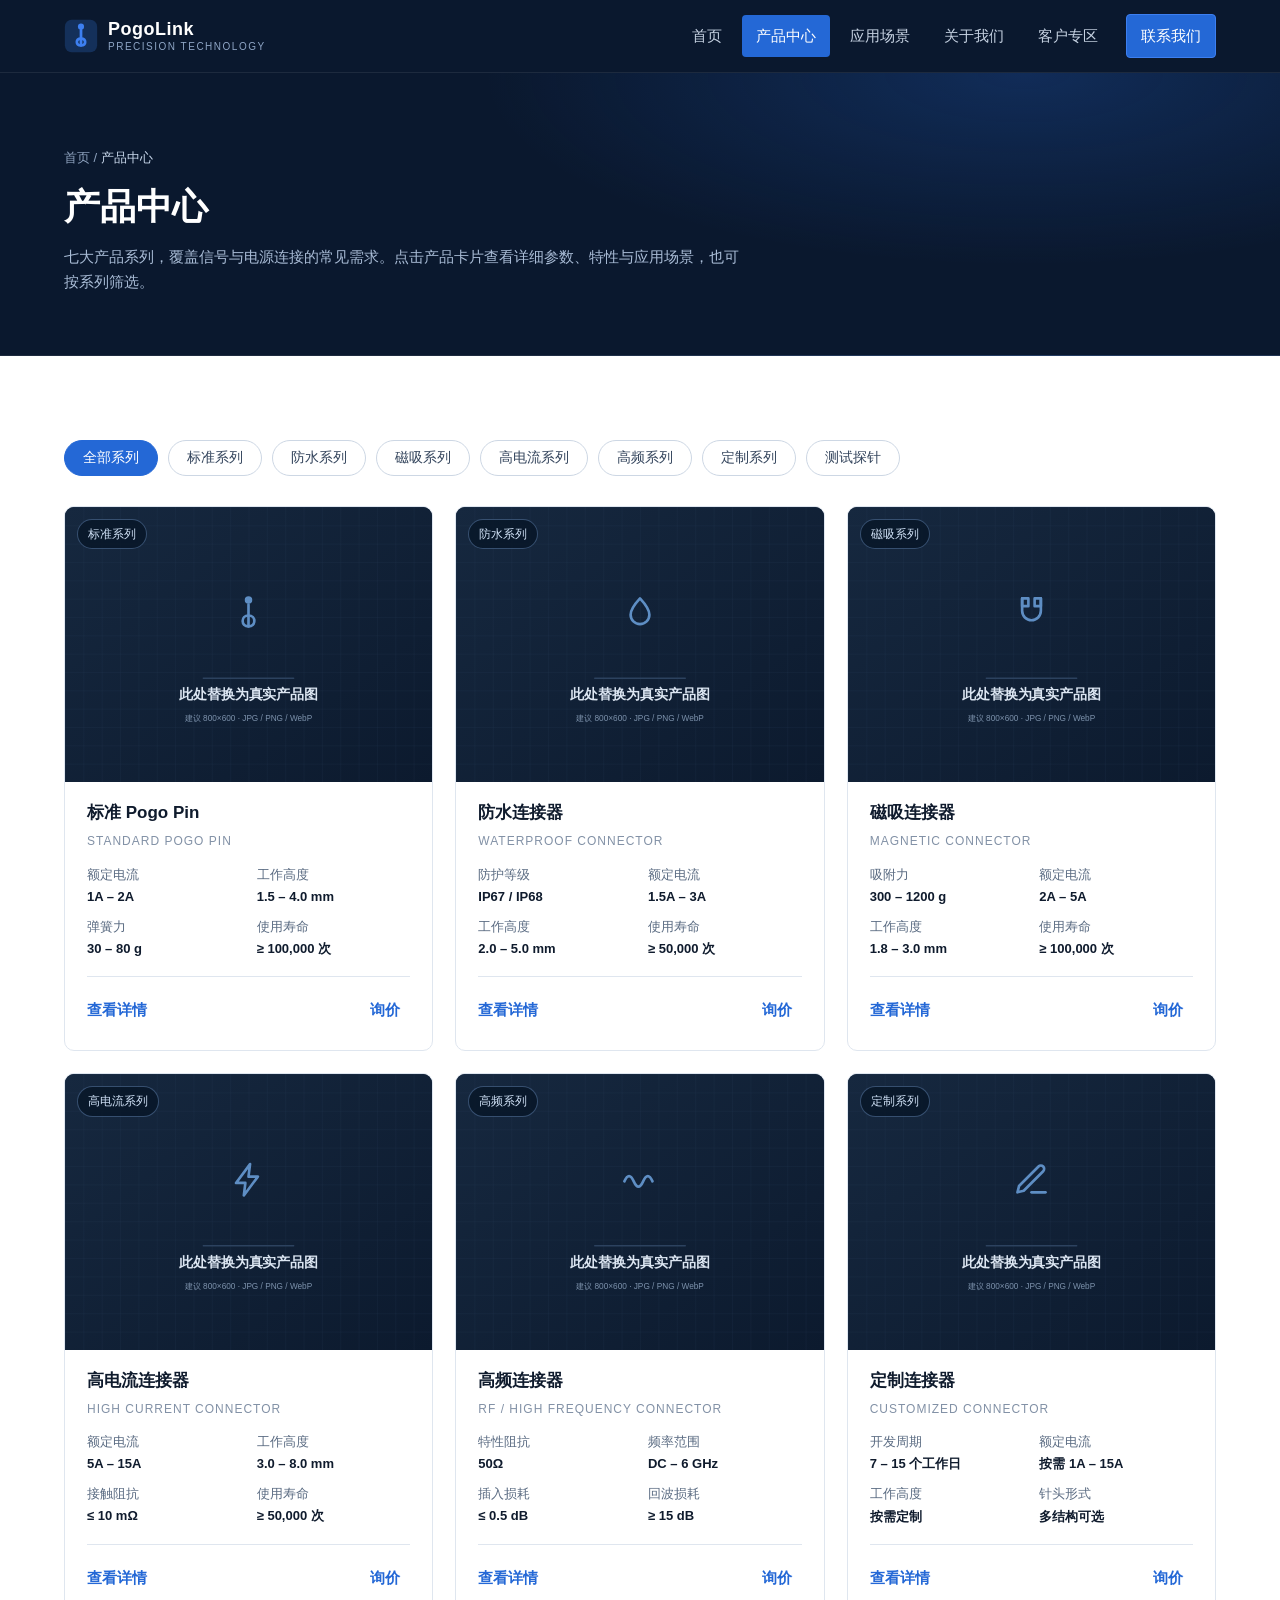
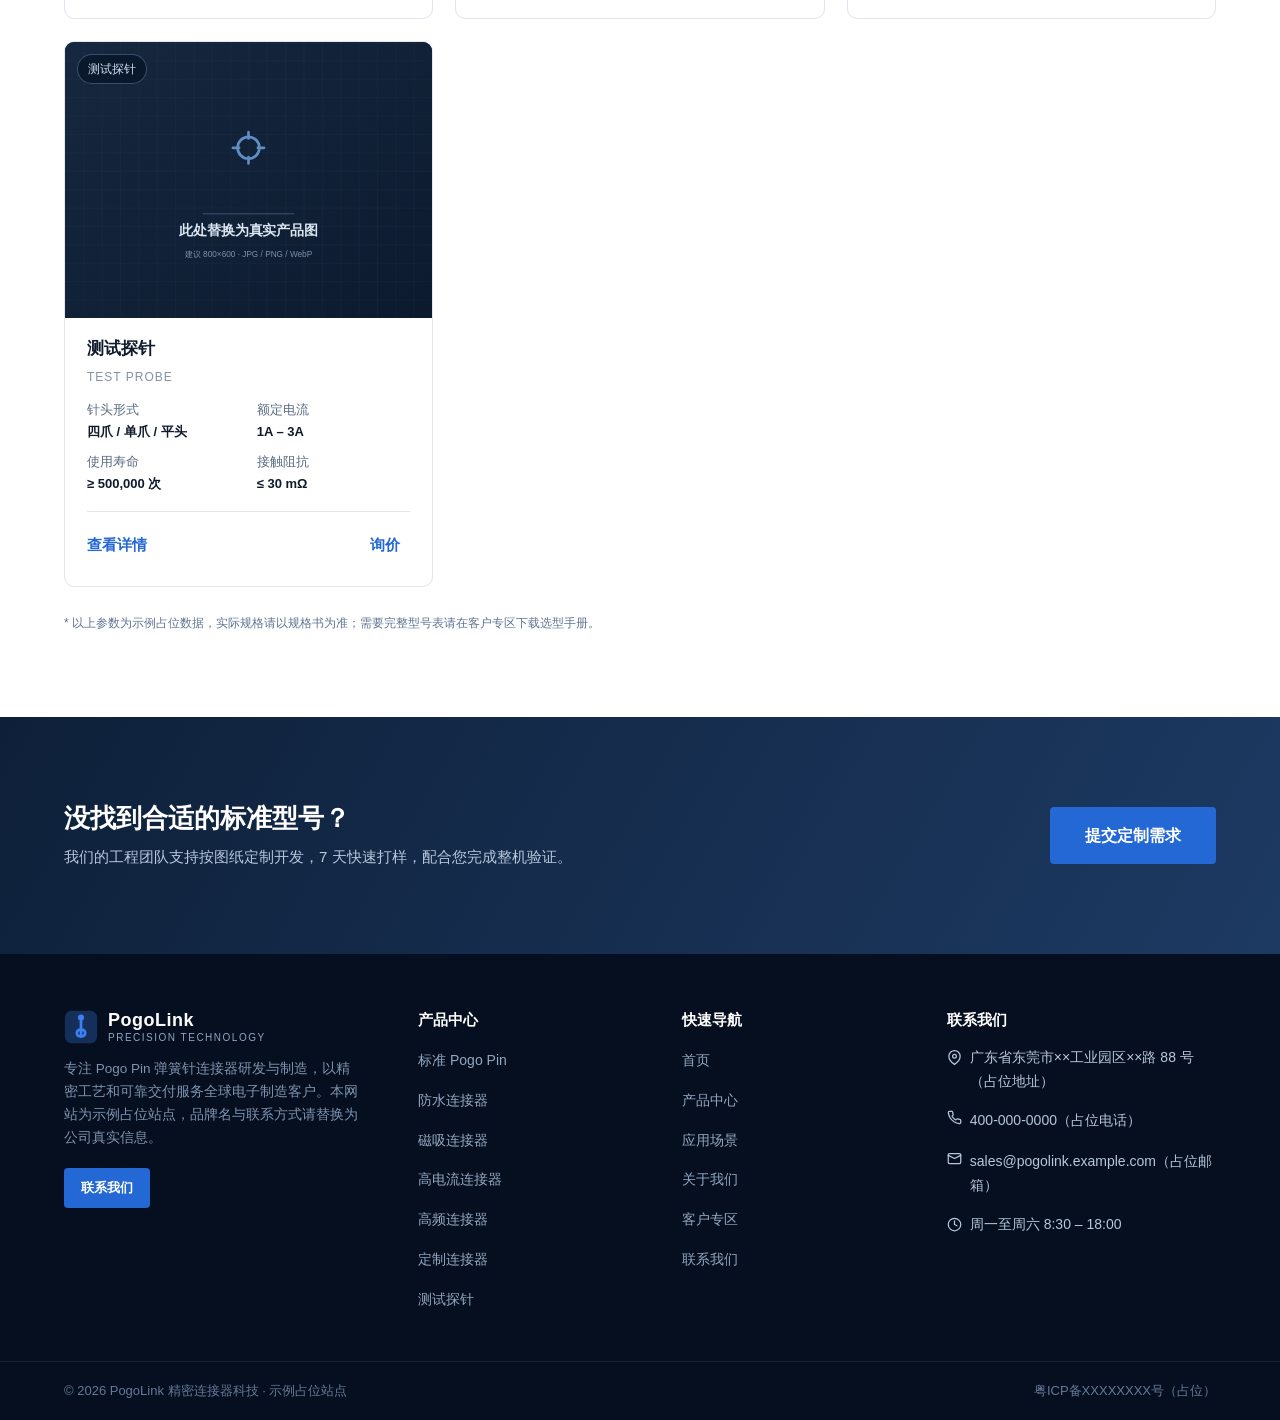
<file: products.html>
<!DOCTYPE html>
<html lang="zh-CN">
<head>
<meta charset="UTF-8">
<meta name="viewport" content="width=device-width, initial-scale=1.0">
<title>产品中心 - PogoLink 精密连接器科技</title>
<meta name="description" content="PogoLink 产品中心：标准 Pogo Pin、防水连接器、磁吸连接器、高电流连接器、高频连接器、定制连接器与测试探针，支持按系列筛选与参数对比。">
<link rel="icon" type="image/svg+xml" href="data:image/svg+xml,%3Csvg xmlns='http://www.w3.org/2000/svg' viewBox='0 0 40 40'%3E%3Crect x='1' y='1' width='38' height='38' rx='8' fill='%23143052'/%3E%3Cg stroke='%233D7FF0' stroke-width='3.2' fill='none' stroke-linecap='round'%3E%3Cpath d='M20 31 V13'/%3E%3Cpath d='M20 31 c-6.5 0 -6.5 -8 0 -8 c6.5 0 6.5 8 0 8'/%3E%3C/g%3E%3Ccircle cx='20' cy='9' r='3.6' fill='%233D7FF0'/%3E%3C/svg%3E">
<link rel="stylesheet" href="css/style.css">
</head>
<body>

<header class="site-header">
  <div class="header-inner">
    <a class="brand" href="index.html" aria-label="PogoLink 首页">
      <svg viewBox="0 0 40 40" aria-hidden="true">
        <rect x="1" y="1" width="38" height="38" rx="8" fill="#14305A"/>
        <g stroke="#3D7FF0" stroke-width="3.2" fill="none" stroke-linecap="round">
          <path d="M20 31 V13"/>
          <path d="M20 31 c-6.5 0 -6.5 -8 0 -8 c6.5 0 6.5 8 0 8"/>
        </g>
        <circle cx="20" cy="9" r="3.6" fill="#3D7FF0"/>
      </svg>
      <span class="brand-name">PogoLink<small>Precision Technology</small></span>
    </a>
    <nav class="main-nav" aria-label="主导航">
      <ul>
        <li><a href="index.html">首页</a></li>
        <li><a class="active" href="products.html">产品中心</a></li>
        <li><a href="applications.html">应用场景</a></li>
        <li><a href="about.html">关于我们</a></li>
        <li><a href="customer.html">客户专区</a></li>
        <li><a class="nav-cta" href="contact.html">联系我们</a></li>
      </ul>
    </nav>
    <button class="menu-toggle" aria-label="打开菜单"><span></span><span></span><span></span></button>
  </div>
</header>

<main>
  <section class="page-hero">
    <div class="container">
      <div class="crumb"><a href="index.html">首页</a> / <span>产品中心</span></div>
      <h1>产品中心</h1>
      <p>七大产品系列，覆盖信号与电源连接的常见需求。点击产品卡片查看详细参数、特性与应用场景，也可按系列筛选。</p>
    </div>
  </section>

  <section class="section">
    <div class="container">
      <div class="filter-bar" role="group" aria-label="产品系列筛选">
        <button class="filter-btn active" type="button" data-filter="all">全部系列</button>
        <button class="filter-btn" type="button" data-filter="标准系列">标准系列</button>
        <button class="filter-btn" type="button" data-filter="防水系列">防水系列</button>
        <button class="filter-btn" type="button" data-filter="磁吸系列">磁吸系列</button>
        <button class="filter-btn" type="button" data-filter="高电流系列">高电流系列</button>
        <button class="filter-btn" type="button" data-filter="高频系列">高频系列</button>
        <button class="filter-btn" type="button" data-filter="定制系列">定制系列</button>
        <button class="filter-btn" type="button" data-filter="测试探针">测试探针</button>
      </div>
      <div class="card-grid" id="productGrid">
        <!-- 由 js/data.js 渲染 -->
      </div>
      <p class="stats-note" style="text-align:left; margin-top:26px">* 以上参数为示例占位数据，实际规格请以规格书为准；需要完整型号表请在客户专区下载选型手册。</p>
    </div>
  </section>

  <section class="cta-band section">
    <div class="container cta-inner">
      <div>
        <h2>没找到合适的标准型号？</h2>
        <p>我们的工程团队支持按图纸定制开发，7 天快速打样，配合您完成整机验证。</p>
      </div>
      <a class="btn btn-primary btn-lg" href="contact.html">提交定制需求</a>
    </div>
  </section>
</main>

<footer class="site-footer">
  <div class="footer-grid">
    <div class="footer-about">
      <a class="brand" href="index.html">
        <svg viewBox="0 0 40 40" width="30" height="30" aria-hidden="true">
          <rect x="1" y="1" width="38" height="38" rx="8" fill="#14305A"/>
          <g stroke="#3D7FF0" stroke-width="3.2" fill="none" stroke-linecap="round">
            <path d="M20 31 V13"/><path d="M20 31 c-6.5 0 -6.5 -8 0 -8 c6.5 0 6.5 8 0 8"/>
          </g>
          <circle cx="20" cy="9" r="3.6" fill="#3D7FF0"/>
        </svg>
        <span class="brand-name">PogoLink<small>Precision Technology</small></span>
      </a>
      <p>专注 Pogo Pin 弹簧针连接器研发与制造，以精密工艺和可靠交付服务全球电子制造客户。本网站为示例占位站点，品牌名与联系方式请替换为公司真实信息。</p>
      <a class="btn btn-primary btn-sm" href="contact.html">联系我们</a>
    </div>
    <div>
      <h4>产品中心</h4>
      <ul class="footer-links">
        <li><a href="product-detail.html?id=standard-pogo-pin">标准 Pogo Pin</a></li>
        <li><a href="product-detail.html?id=waterproof-pogo-pin">防水连接器</a></li>
        <li><a href="product-detail.html?id=magnetic-pogo-pin">磁吸连接器</a></li>
        <li><a href="product-detail.html?id=high-current-pogo-pin">高电流连接器</a></li>
        <li><a href="product-detail.html?id=rf-high-frequency-pogo-pin">高频连接器</a></li>
        <li><a href="product-detail.html?id=customized-pogo-pin">定制连接器</a></li>
        <li><a href="product-detail.html?id=test-probe">测试探针</a></li>
      </ul>
    </div>
    <div>
      <h4>快速导航</h4>
      <ul class="footer-links">
        <li><a href="index.html">首页</a></li>
        <li><a href="products.html">产品中心</a></li>
        <li><a href="applications.html">应用场景</a></li>
        <li><a href="about.html">关于我们</a></li>
        <li><a href="customer.html">客户专区</a></li>
        <li><a href="contact.html">联系我们</a></li>
      </ul>
    </div>
    <div>
      <h4>联系我们</h4>
      <ul class="footer-contact">
        <li>
          <svg width="15" height="15" viewBox="0 0 24 24" fill="none" stroke="currentColor" stroke-width="2" stroke-linecap="round" stroke-linejoin="round"><path d="M21 10c0 7-9 13-9 13s-9-6-9-13a9 9 0 0 1 18 0z"/><circle cx="12" cy="10" r="3"/></svg>
          <span>广东省东莞市××工业园区××路 88 号（占位地址）</span>
        </li>
        <li>
          <svg width="15" height="15" viewBox="0 0 24 24" fill="none" stroke="currentColor" stroke-width="2" stroke-linecap="round" stroke-linejoin="round"><path d="M22 16.92v3a2 2 0 0 1-2.18 2 19.79 19.79 0 0 1-8.63-3.07 19.5 19.5 0 0 1-6-6 19.79 19.79 0 0 1-3.07-8.67A2 2 0 0 1 4.11 2h3a2 2 0 0 1 2 1.72c.127.96.361 1.903.7 2.81a2 2 0 0 1-.45 2.11L8.09 9.91a16 16 0 0 0 6 6l1.27-1.27a2 2 0 0 1 2.11-.45c.907.339 1.85.573 2.81.7A2 2 0 0 1 22 16.92z"/></svg>
          <a href="tel:4000000000">400-000-0000（占位电话）</a>
        </li>
        <li>
          <svg width="15" height="15" viewBox="0 0 24 24" fill="none" stroke="currentColor" stroke-width="2" stroke-linecap="round" stroke-linejoin="round"><rect x="2" y="4" width="20" height="16" rx="2"/><path d="m22 7-10 5L2 7"/></svg>
          <a href="mailto:sales@pogolink.example.com">sales@pogolink.example.com（占位邮箱）</a>
        </li>
        <li>
          <svg width="15" height="15" viewBox="0 0 24 24" fill="none" stroke="currentColor" stroke-width="2" stroke-linecap="round" stroke-linejoin="round"><circle cx="12" cy="12" r="10"/><path d="M12 6v6l4 2"/></svg>
          <span>周一至周六 8:30 – 18:00</span>
        </li>
      </ul>
    </div>
  </div>
  <div class="footer-bottom">
    <div class="container">
      <span>© 2026 PogoLink 精密连接器科技 · 示例占位站点</span>
      <span>粤ICP备XXXXXXXX号（占位）</span>
    </div>
  </div>
</footer>

<button class="back-top" type="button" aria-label="回到顶部">
  <svg width="18" height="18" viewBox="0 0 24 24" fill="none" stroke="currentColor" stroke-width="2.4" stroke-linecap="round" stroke-linejoin="round"><path d="m18 15-6-6-6 6"/></svg>
</button>

<script src="js/data.js"></script>
<script src="js/main.js"></script>
</body>
</html>
</file>
<file: css/style.css>
/* ============================================================
   PogoLink 精密连接器科技 · 官网样式表
   设计系统：深蓝科技蓝 + 金属银灰 + 白
   工业 B2B 风格：克制、高信息密度、精密感
   ============================================================ */

:root {
  /* 色板 */
  --navy-950: #060F1F;
  --navy-900: #0A182E;
  --navy-800: #0E2039;
  --navy-700: #142A4A;
  --navy-600: #1D3A63;
  --blue-600: #1B55B8;
  --blue-500: #2468D6;
  --blue-400: #3D7FF0;
  --blue-100: #DCE7F7;
  --steel-50: #F6F8FB;
  --steel-100: #EFF2F7;
  --steel-200: #E2E8F0;
  --steel-300: #CDD7E4;
  --text-900: #0F1B2D;
  --text-700: #33445C;
  --text-500: #5A6B82;
  --text-400: #8291A6;
  --white: #FFFFFF;
  --line: #DFE6EF;

  /* 字体 */
  --font: "Segoe UI", "Microsoft YaHei", "PingFang SC", "Helvetica Neue", Arial, sans-serif;
  --font-num: "Segoe UI", "DIN Alternate", "Bahnschrift", "Microsoft YaHei", sans-serif;

  /* 版式 */
  --container: 1200px;
  --radius: 6px;
  --radius-lg: 10px;
  --shadow-card: 0 2px 10px rgba(10, 28, 54, 0.07);
  --shadow-hover: 0 12px 28px rgba(10, 28, 54, 0.14);
  --header-h: 72px;
}

/* ============ 基础 ============ */
* { margin: 0; padding: 0; box-sizing: border-box; }
html { scroll-behavior: smooth; }
body {
  font-family: var(--font);
  color: var(--text-900);
  background: var(--white);
  line-height: 1.7;
  font-size: 15px;
  -webkit-font-smoothing: antialiased;
}
img { max-width: 100%; display: block; }
a { color: var(--blue-500); text-decoration: none; }
ul { list-style: none; }
.container { max-width: var(--container); margin: 0 auto; padding: 0 24px; }

h1, h2, h3, h4 { line-height: 1.35; font-weight: 700; color: var(--text-900); }
h2 { font-size: 30px; }
h3 { font-size: 19px; }

:focus-visible { outline: 2px solid var(--blue-400); outline-offset: 2px; }

::selection { background: var(--blue-500); color: #fff; }

/* ============ 顶部导航 ============ */
.site-header {
  position: sticky;
  top: 0;
  z-index: 100;
  background: var(--navy-900);
  border-bottom: 1px solid rgba(255,255,255,0.08);
  transition: box-shadow .25s ease, background .25s ease;
}
.site-header.scrolled { box-shadow: 0 6px 20px rgba(4, 12, 26, .35); }
.header-inner {
  max-width: var(--container);
  margin: 0 auto;
  padding: 0 24px;
  height: var(--header-h);
  display: flex;
  align-items: center;
  justify-content: space-between;
  gap: 24px;
}
.brand { display: flex; align-items: center; gap: 10px; flex-shrink: 0; }
.brand svg { width: 34px; height: 34px; }
.brand-name { color: #fff; font-weight: 700; font-size: 18px; letter-spacing: .5px; line-height: 1.2; }
.brand-name small { display: block; font-size: 10px; font-weight: 400; color: #8FA6C6; letter-spacing: 1.5px; text-transform: uppercase; }

.main-nav ul { display: flex; gap: 6px; align-items: center; }
.main-nav a {
  display: block;
  padding: 8px 14px;
  color: #C6D2E2;
  font-size: 15px;
  border-radius: 4px;
  transition: color .2s, background .2s;
}
.main-nav a:hover { color: #fff; background: rgba(255,255,255,0.06); }
.main-nav a.active { color: #fff; background: var(--blue-500); }
.nav-cta {
  margin-left: 8px;
  padding: 8px 18px;
  border: 1px solid var(--blue-400);
  color: #fff !important;
  border-radius: 4px;
  background: var(--blue-500);
  transition: background .2s;
}
.nav-cta:hover { background: var(--blue-400); }

.menu-toggle { display: none; background: none; border: 0; cursor: pointer; padding: 8px; }
.menu-toggle span { display: block; width: 22px; height: 2px; background: #fff; margin: 5px 0; transition: .25s; }
.menu-toggle.open span:nth-child(1) { transform: translateY(7px) rotate(45deg); }
.menu-toggle.open span:nth-child(2) { opacity: 0; }
.menu-toggle.open span:nth-child(3) { transform: translateY(-7px) rotate(-45deg); }

/* ============ 按钮 ============ */
.btn {
  display: inline-flex;
  align-items: center;
  justify-content: center;
  gap: 8px;
  padding: 12px 26px;
  font-size: 15px;
  font-weight: 600;
  border-radius: 4px;
  border: 1px solid transparent;
  cursor: pointer;
  font-family: var(--font);
  transition: background .2s, border-color .2s, color .2s, transform .15s;
  white-space: nowrap;
}
.btn:active { transform: translateY(1px); }
.btn-primary { background: var(--blue-500); color: #fff; }
.btn-primary:hover { background: var(--blue-400); }
.btn-outline-light { border-color: rgba(255,255,255,.7); color: #fff; background: transparent; }
.btn-outline-light:hover { background: rgba(255,255,255,.12); border-color: #fff; }
.btn-outline-dark { border-color: var(--steel-300); color: var(--text-900); background: transparent; }
.btn-outline-dark:hover { border-color: var(--blue-500); color: var(--blue-500); }
.btn-ghost-blue { color: var(--blue-500); background: transparent; padding: 6px 10px; font-weight: 600; }
.btn-ghost-blue:hover { background: var(--blue-100); }
.btn-block { width: 100%; }
.btn-sm { padding: 8px 16px; font-size: 13px; }
.btn-lg { padding: 14px 34px; font-size: 16px; }

/* ============ 区块通用 ============ */
.section { padding: 84px 0; }
.section-dark { background: var(--navy-900); color: #D7E0EC; }
.section-dark h2, .section-dark h3 { color: #fff; }
.section-steel { background: var(--steel-50); }

.sec-head { display: flex; align-items: flex-end; justify-content: space-between; gap: 24px; margin-bottom: 40px; }
.sec-eyebrow {
  display: flex; align-items: center; gap: 10px;
  font-size: 13px; font-weight: 600; letter-spacing: 2px;
  color: var(--blue-500); margin-bottom: 10px;
}
.sec-eyebrow::before { content: ""; width: 26px; height: 3px; background: var(--blue-500); }
.section-dark .sec-eyebrow { color: var(--blue-400); }
.section-dark .sec-eyebrow::before { background: var(--blue-400); }
.sec-title { margin-bottom: 12px; }
.sec-lead { color: var(--text-500); max-width: 640px; font-size: 15px; }
.section-dark .sec-lead { color: #9FB1C8; }
.sec-more { flex-shrink: 0; }

/* ============ Hero（首页） ============ */
.hero {
  position: relative;
  background: var(--navy-900);
  background-image:
    linear-gradient(rgba(26,50,86,0.55), rgba(8,20,38,0.9)),
    radial-gradient(1100px 480px at 78% 20%, rgba(36,104,214,0.28), transparent 60%);
  color: #EAF0F8;
  overflow: hidden;
}
.hero-grid-bg {
  position: absolute; inset: 0; opacity: .5; pointer-events: none;
  background-image:
    linear-gradient(rgba(120,155,205,.14) 1px, transparent 1px),
    linear-gradient(90deg, rgba(120,155,205,.14) 1px, transparent 1px);
  background-size: 56px 56px;
  mask-image: radial-gradient(900px 500px at 60% 40%, #000 30%, transparent 75%);
  -webkit-mask-image: radial-gradient(900px 500px at 60% 40%, #000 30%, transparent 75%);
}
.hero-inner {
  position: relative;
  max-width: var(--container);
  margin: 0 auto;
  padding: 104px 24px 96px;
  display: grid;
  grid-template-columns: 1.15fr .85fr;
  gap: 48px;
  align-items: center;
}
.hero-badge {
  display: inline-flex; align-items: center; gap: 8px;
  border: 1px solid rgba(120,160,215,.4);
  color: #A9C3E4; font-size: 13px;
  padding: 6px 14px; border-radius: 100px; margin-bottom: 22px;
  background: rgba(20,45,80,.35);
}
.hero h1 { color: #fff; font-size: 44px; line-height: 1.25; letter-spacing: .5px; margin-bottom: 20px; }
.hero h1 .accent { color: var(--blue-400); }
.hero-sub { color: #B4C3D8; font-size: 16px; max-width: 540px; margin-bottom: 34px; }
.hero-actions { display: flex; gap: 14px; flex-wrap: wrap; }
.hero-stats {
  margin-top: 46px;
  display: grid; grid-template-columns: repeat(3, 1fr); gap: 12px;
  border-top: 1px solid rgba(255,255,255,.12); padding-top: 26px;
}
.hero-stat .num { font-family: var(--font-num); font-size: 30px; font-weight: 700; color: #fff; font-variant-numeric: tabular-nums; }
.hero-stat .num em { font-style: normal; color: var(--blue-400); font-size: 20px; }
.hero-stat .label { font-size: 13px; color: #8FA3BF; margin-top: 2px; }

/* Hero 右侧示意图 */
.hero-figure { position: relative; }
.hero-figure .schematic {
  background: rgba(14,32,57,.65);
  border: 1px solid rgba(110,150,205,.35);
  border-radius: var(--radius-lg);
  padding: 26px;
}
.hero-figure .schematic-title {
  display: flex; align-items: center; gap: 8px;
  font-size: 13px; color: #9FB6D6; letter-spacing: 1px; margin-bottom: 14px;
}
.hero-figure .schematic-title::before { content: ""; width: 8px; height: 8px; background: var(--blue-400); border-radius: 50%; }
.hero-figure .spec-tag {
  position: absolute; background: rgba(12,26,48,.92);
  border: 1px solid rgba(110,150,205,.45); border-radius: 6px;
  padding: 8px 12px; font-size: 12px; color: #C9D8EC;
  box-shadow: 0 8px 20px rgba(0,0,0,.3);
}
.spec-tag b { display: block; font-size: 15px; color: #fff; font-family: var(--font-num); font-variant-numeric: tabular-nums; }
.spec-tag.t1 { top: 2%; right: -5%; left: auto; }
.spec-tag.t2 { bottom: 10%; left: -5%; right: auto; }

/* ============ 产品入口卡片（首页/产品页共用） ============ */
.card-grid { display: grid; grid-template-columns: repeat(3, 1fr); gap: 22px; }
.product-card {
  background: #fff; border: 1px solid var(--line);
  border-radius: var(--radius-lg); overflow: hidden;
  transition: transform .25s ease, box-shadow .25s ease, border-color .25s ease;
  display: flex; flex-direction: column;
}
.product-card:hover {
  transform: translateY(-5px);
  box-shadow: var(--shadow-hover);
  border-color: var(--blue-400);
}
.product-card .thumb { position: relative; overflow: hidden; aspect-ratio: 4 / 3; background: var(--navy-800); }
.product-card .thumb img { width: 100%; height: 100%; object-fit: cover; transition: transform .5s ease; }
.product-card:hover .thumb img { transform: scale(1.06); }
.product-card .thumb .series-mark {
  position: absolute; top: 12px; left: 12px;
  background: rgba(8,22,40,.82); color: #CFE0F5;
  font-size: 12px; padding: 4px 10px; border-radius: 100px;
  border: 1px solid rgba(120,160,215,.4);
}
.product-card .body { padding: 20px 22px 22px; display: flex; flex-direction: column; flex: 1; }
.product-card h3 { font-size: 17px; margin-bottom: 6px; }
.product-card .en { font-size: 12px; color: var(--text-400); letter-spacing: 1px; text-transform: uppercase; margin-bottom: 12px; }
.product-card .params { display: grid; grid-template-columns: 1fr 1fr; gap: 8px 16px; margin-bottom: 16px; }
.product-card .params div { font-size: 13px; color: var(--text-500); }
.product-card .params b { display: block; color: var(--text-900); font-weight: 600; font-family: var(--font-num); font-variant-numeric: tabular-nums; }
.product-card .card-foot { margin-top: auto; display: flex; align-items: center; justify-content: space-between; padding-top: 14px; border-top: 1px solid var(--line); }
.product-card .card-foot .btn-ghost-blue { padding-left: 0; }

/* ============ 实力数据带 ============ */
.stats-band { background: var(--navy-900); position: relative; overflow: hidden; }
.stats-band::after {
  content: ""; position: absolute; inset: 0;
  background: radial-gradient(800px 300px at 50% 0%, rgba(36,104,214,.16), transparent 70%);
  pointer-events: none;
}
.stats-grid {
  position: relative;
  display: grid; grid-template-columns: repeat(4, 1fr); gap: 24px;
}
.stat-item { text-align: center; padding: 8px 12px; }
.stat-item .num { font-family: var(--font-num); font-size: 46px; font-weight: 700; color: #fff; font-variant-numeric: tabular-nums; }
.stat-item .num em { font-style: normal; color: var(--blue-400); font-size: 26px; }
.stat-item .label { color: #93A7C2; font-size: 14px; margin-top: 4px; }
.stat-item .desc { color: #64799A; font-size: 12px; margin-top: 2px; }
.stats-note { text-align: center; color: #5F7493; font-size: 12px; margin-top: 22px; }

/* ============ 应用领域 ============ */
.app-grid { display: grid; grid-template-columns: repeat(3, 1fr); gap: 22px; }
.app-card {
  border: 1px solid var(--line); border-radius: var(--radius-lg); overflow: hidden;
  background: #fff; transition: transform .25s, box-shadow .25s, border-color .25s;
  display: flex; flex-direction: column;
}
.app-card:hover { transform: translateY(-5px); box-shadow: var(--shadow-hover); border-color: var(--blue-400); }
.app-card .thumb { aspect-ratio: 16 / 10; overflow: hidden; background: var(--navy-800); }
.app-card .thumb img { width: 100%; height: 100%; object-fit: cover; transition: transform .5s; }
.app-card:hover .thumb img { transform: scale(1.05); }
.app-card .body { padding: 20px 22px; }
.app-card h3 { font-size: 16px; margin-bottom: 6px; }
.app-card p { font-size: 13.5px; color: var(--text-500); }

/* ============ Logo 墙 ============ */
.logo-wall {
  display: grid; grid-template-columns: repeat(6, 1fr); gap: 14px;
}
.logo-item {
  height: 72px; display: flex; align-items: center; justify-content: center;
  border: 1px solid var(--line); border-radius: var(--radius);
  color: #98A6BA; font-weight: 600; font-size: 15px; letter-spacing: 1px;
  background: #fff; transition: color .2s, border-color .2s;
}
.logo-item:hover { color: var(--blue-500); border-color: var(--blue-400); }
.logo-item.placeholder { font-size: 12px; color: #AEB9C9; font-weight: 400; }

/* ============ 新闻 ============ */
.news-list { display: grid; grid-template-columns: repeat(3, 1fr); gap: 22px; }
.news-item {
  border: 1px solid var(--line); border-radius: var(--radius-lg);
  padding: 22px 24px; background: #fff;
  transition: transform .2s, box-shadow .2s, border-color .2s;
  display: flex; flex-direction: column; min-height: 200px;
}
.news-item:hover { transform: translateY(-4px); box-shadow: var(--shadow-hover); border-color: var(--blue-400); }
.news-date { font-size: 12px; color: var(--text-400); font-family: var(--font-num); font-variant-numeric: tabular-nums; letter-spacing: 1px; }
.news-item h3 { font-size: 16px; margin: 10px 0 8px; }
.news-item p { font-size: 13.5px; color: var(--text-500); flex: 1; }
.news-item .news-more { margin-top: 14px; font-size: 13px; font-weight: 600; }

/* ============ CTA 条 ============ */
.cta-band { background: linear-gradient(120deg, var(--navy-800), var(--navy-600)); color: #fff; }
.cta-inner { display: flex; align-items: center; justify-content: space-between; gap: 30px; flex-wrap: wrap; }
.cta-inner h2 { color: #fff; font-size: 26px; margin-bottom: 8px; }
.cta-inner p { color: #B7C7DD; }

/* ============ 页脚 ============ */
.site-footer { background: var(--navy-950); color: #93A7C2; font-size: 14px; }
.footer-grid {
  max-width: var(--container); margin: 0 auto; padding: 56px 24px 36px;
  display: grid; grid-template-columns: 1.4fr 1fr 1fr 1.2fr; gap: 40px;
}
.footer-grid h4 { color: #fff; font-size: 15px; margin-bottom: 16px; }
.footer-about p { color: #7E93B0; font-size: 13.5px; margin: 14px 0 18px; max-width: 300px; }
.footer-links li { margin-bottom: 10px; }
.footer-links a { color: #93A7C2; transition: color .2s; padding: 3px 0; display: inline-block; }
.footer-links a:hover { color: #fff; }
.footer-contact a { padding: 3px 0; display: inline-block; }
.footer-contact li { margin-bottom: 12px; display: flex; gap: 8px; align-items: flex-start; color: #B7C7DD; }
.footer-contact svg { flex-shrink: 0; margin-top: 4px; }
.footer-contact a { color: #B7C7DD; }
.footer-bottom {
  border-top: 1px solid rgba(255,255,255,.08);
  padding: 18px 0;
}
.footer-bottom .container { display: flex; justify-content: space-between; gap: 12px; flex-wrap: wrap; font-size: 13px; color: #64799A; }

/* ============ 回到顶部 ============ */
.back-top {
  position: fixed; right: 26px; bottom: 26px; z-index: 90;
  width: 44px; height: 44px; border-radius: 6px;
  background: var(--navy-800); color: #fff; border: 1px solid rgba(120,160,215,.4);
  cursor: pointer; display: flex; align-items: center; justify-content: center;
  opacity: 0; visibility: hidden; transform: translateY(10px);
  transition: opacity .25s, transform .25s, visibility .25s;
}
.back-top.show { opacity: 1; visibility: visible; transform: none; }
.back-top:hover { background: var(--blue-500); }

/* ============ 滚动揭示 ============ */
.reveal { opacity: 0; transform: translateY(22px); transition: opacity .6s ease, transform .6s ease; }
.reveal.in { opacity: 1; transform: none; }
@media (prefers-reduced-motion: reduce) {
  html { scroll-behavior: auto; }
  .reveal { opacity: 1; transform: none; transition: none; }
  .product-card, .app-card, .news-item { transition: none; }
}

/* ============ Toast ============ */
.toast-wrap { position: fixed; top: 84px; left: 50%; transform: translateX(-50%); z-index: 300; display: flex; flex-direction: column; gap: 10px; width: min(92vw, 420px); }
.toast {
  background: var(--navy-900); color: #fff; border-radius: var(--radius);
  padding: 13px 18px; font-size: 14px; box-shadow: 0 10px 30px rgba(4,12,26,.4);
  display: flex; align-items: center; gap: 10px;
  border-left: 3px solid var(--blue-400);
  animation: toastIn .3s ease;
}
.toast.ok { border-left-color: #37B26C; }
.toast.err { border-left-color: #E0564F; }
@keyframes toastIn { from { opacity: 0; transform: translateY(-10px); } to { opacity: 1; transform: none; } }

/* ============ 页内通用（页头横幅） ============ */
.page-hero {
  background: var(--navy-900);
  background-image: radial-gradient(900px 320px at 80% 0%, rgba(36,104,214,.25), transparent 60%);
  color: #EAF0F8; padding: 74px 0 60px;
  border-bottom: 1px solid rgba(255,255,255,.08);
}
.page-hero .crumb { font-size: 13px; color: #8FA3BF; margin-bottom: 14px; }
.page-hero .crumb a { color: #8FA3BF; }
.page-hero .crumb a:hover { color: #fff; }
.page-hero .crumb span { color: #C9D8EC; }
.page-hero h1 { color: #fff; font-size: 36px; margin-bottom: 12px; }
.page-hero p { color: #A9BCD6; max-width: 680px; font-size: 15px; }

/* ============ 筛选 ============ */
.filter-bar { display: flex; gap: 10px; flex-wrap: wrap; margin-bottom: 30px; }
.filter-btn {
  padding: 8px 18px; border: 1px solid var(--steel-300); border-radius: 100px;
  background: #fff; color: var(--text-700); font-size: 14px; cursor: pointer;
  font-family: var(--font); transition: all .2s;
}
.filter-btn:hover { border-color: var(--blue-400); color: var(--blue-500); }
.filter-btn.active { background: var(--blue-500); border-color: var(--blue-500); color: #fff; }

/* ============ 产品详情页 ============ */
.detail-layout { display: grid; grid-template-columns: 1fr 1.15fr; gap: 40px; align-items: start; }
.detail-gallery { border: 1px solid var(--line); border-radius: var(--radius-lg); overflow: hidden; }
.detail-gallery img { width: 100%; }
.detail-params-table { width: 100%; border-collapse: collapse; margin: 20px 0; table-layout: fixed; }
.detail-params-table th, .detail-params-table td { border: 1px solid var(--line); padding: 11px 14px; text-align: left; font-size: 14px; }
.detail-params-table th { width: 34%; background: var(--steel-50); color: var(--text-700); font-weight: 600; }
.detail-params-table td { color: var(--text-900); font-family: var(--font-num); font-variant-numeric: tabular-nums; }
.detail-aside { position: sticky; top: calc(var(--header-h) + 20px); }
.detail-aside .panel {
  border: 1px solid var(--line); border-radius: var(--radius-lg);
  padding: 26px; background: #fff; margin-bottom: 20px;
}
.detail-aside .panel h3 { font-size: 16px; margin-bottom: 12px; }
.feature-list li { display: flex; gap: 10px; margin-bottom: 10px; font-size: 14px; color: var(--text-700); }
.feature-list svg { flex-shrink: 0; margin-top: 4px; color: var(--blue-500); }
.contact-mini { display: grid; gap: 8px; font-size: 14px; color: var(--text-700); }
.contact-mini a { color: var(--blue-500); }

/* ============ 时间轴（关于页） ============ */
.timeline { display: grid; grid-template-columns: 130px 46px 1fr; row-gap: 0; }
.tl-item { display: contents; }
.tl-time { padding: 22px 0; text-align: right; font-family: var(--font-num); font-weight: 700; font-size: 18px; color: var(--blue-500); font-variant-numeric: tabular-nums; }
.tl-axis { position: relative; }
.tl-axis::before { content: ""; position: absolute; left: 50%; top: 0; bottom: 0; width: 2px; background: var(--steel-300); transform: translateX(-50%); }
.tl-dot { position: absolute; top: 30px; left: 50%; transform: translate(-50%, -50%); width: 14px; height: 14px; border-radius: 50%; background: var(--blue-500); border: 3px solid #fff; box-shadow: 0 0 0 2px var(--blue-500); z-index: 1; }
.tl-content { padding: 20px 0 20px 4px; }
.tl-content h3 { font-size: 16px; margin-bottom: 4px; }
.tl-content p { font-size: 14px; color: var(--text-500); }

/* ============ 资质 / 荣誉 ============ */
.cert-grid { display: grid; grid-template-columns: repeat(4, 1fr); gap: 20px; }
.cert-card {
  border: 1px solid var(--line); border-radius: var(--radius-lg);
  padding: 26px 20px; text-align: center; background: #fff;
  transition: transform .2s, box-shadow .2s, border-color .2s;
}
.cert-card:hover { transform: translateY(-4px); box-shadow: var(--shadow-hover); border-color: var(--blue-400); }
.cert-card .cert-icon { width: 52px; height: 52px; margin: 0 auto 14px; color: var(--blue-500); }
.cert-card h3 { font-size: 16px; margin-bottom: 4px; }
.cert-card p { font-size: 13px; color: var(--text-500); }

/* ============ 表单 ============ */
.form-grid { display: grid; grid-template-columns: 1fr 1fr; gap: 18px; }
.form-item { display: flex; flex-direction: column; gap: 6px; }
.form-item.full { grid-column: 1 / -1; }
.form-item label { font-size: 13.5px; font-weight: 600; color: var(--text-700); }
.form-item label em { color: #E0564F; font-style: normal; }
.form-item input, .form-item select, .form-item textarea {
  border: 1px solid var(--steel-300); border-radius: var(--radius);
  padding: 11px 14px; font-size: 14px; font-family: var(--font);
  color: var(--text-900); background: #fff; transition: border-color .2s, box-shadow .2s;
}
.form-item input:focus, .form-item select:focus, .form-item textarea:focus {
  outline: none; border-color: var(--blue-400); box-shadow: 0 0 0 3px rgba(61,127,240,.14);
}
.form-item textarea { resize: vertical; min-height: 120px; }
.form-item .hint { font-size: 12px; color: var(--text-400); }

/* ============ 客户专区 ============ */
.auth-wrap { max-width: 460px; margin: 0 auto; }
.auth-panel {
  border: 1px solid var(--line); border-radius: var(--radius-lg);
  background: #fff; padding: 38px 36px; box-shadow: var(--shadow-card);
}
.auth-panel h2 { text-align: center; font-size: 22px; margin-bottom: 6px; }
.auth-panel .auth-sub { text-align: center; color: var(--text-500); font-size: 14px; margin-bottom: 26px; }
.auth-note {
  margin-top: 18px; font-size: 12.5px; color: var(--text-400); text-align: center;
  background: var(--steel-50); border: 1px dashed var(--steel-300);
  border-radius: var(--radius); padding: 10px 14px;
}
.portal-head { display: flex; align-items: center; justify-content: space-between; gap: 16px; flex-wrap: wrap; margin-bottom: 26px; }
.portal-head .user-tag { color: var(--text-500); font-size: 14px; }
.download-list { border: 1px solid var(--line); border-radius: var(--radius-lg); overflow: hidden; }
.dl-item {
  display: flex; align-items: center; gap: 16px;
  padding: 16px 20px; border-bottom: 1px solid var(--line);
  background: #fff; transition: background .15s;
}
.dl-item:last-child { border-bottom: 0; }
.dl-item:hover { background: var(--steel-50); }
.dl-icon { flex-shrink: 0; color: var(--blue-500); }
.dl-info { flex: 1; min-width: 0; }
.dl-info b { display: block; font-size: 14.5px; color: var(--text-900); }
.dl-info span { font-size: 12.5px; color: var(--text-400); }
.notice-list { display: grid; gap: 12px; }
.notice-item { border: 1px solid var(--line); border-radius: var(--radius); padding: 16px 20px; background: #fff; display: flex; gap: 14px; align-items: flex-start; }
.notice-item .dot { width: 8px; height: 8px; border-radius: 50%; background: var(--blue-400); margin-top: 8px; flex-shrink: 0; }
.notice-item b { display: block; font-size: 14.5px; }
.notice-item p { font-size: 13px; color: var(--text-500); margin-top: 2px; }
.notice-item time { font-size: 12px; color: var(--text-400); }

/* ============ 联系页信息卡 ============ */
.contact-cards { display: grid; grid-template-columns: repeat(3, 1fr); gap: 20px; margin-bottom: 60px; }
.contact-card {
  border: 1px solid var(--line); border-radius: var(--radius-lg);
  padding: 28px 26px; background: #fff; text-align: center;
  transition: transform .2s, box-shadow .2s, border-color .2s;
}
.contact-card:hover { transform: translateY(-4px); box-shadow: var(--shadow-hover); border-color: var(--blue-400); }
.contact-card svg { width: 34px; height: 34px; color: var(--blue-500); margin: 0 auto 14px; }
.contact-card h3 { font-size: 16px; margin-bottom: 6px; }
.contact-card p { font-size: 14px; color: var(--text-500); }
.contact-card a { color: var(--text-900); font-weight: 600; }

/* ============ 新闻弹窗 ============ */
.news-modal { position: fixed; inset: 0; z-index: 200; display: flex; align-items: center; justify-content: center; padding: 24px; }
.news-modal[hidden] { display: none; }
.news-modal-mask { position: absolute; inset: 0; background: rgba(6,15,31,.72); }
.news-modal-box { position: relative; width: min(660px, 100%); max-height: 82vh; overflow: auto; background: #fff; border-radius: var(--radius-lg); padding: 34px 36px; box-shadow: 0 24px 60px rgba(0,0,0,.4); }
.news-modal-close { position: absolute; top: 10px; right: 16px; font-size: 28px; line-height: 1; background: none; border: 0; color: var(--text-400); cursor: pointer; font-family: var(--font); }
.news-modal-close:hover { color: var(--text-900); }
.news-modal-date { font-size: 13px; color: var(--text-400); font-family: var(--font-num); letter-spacing: 1px; margin-bottom: 8px; }
.news-modal-box h2 { font-size: 22px; margin-bottom: 16px; }
.news-modal-body p { font-size: 14.5px; color: var(--text-700); margin-bottom: 14px; }
.news-item .news-more { margin-top: auto; padding: 0; border: 0; background: none; cursor: pointer; text-align: left; }

/* ============ 响应式 ============ */
@media (max-width: 1024px) {
  .card-grid, .app-grid, .news-list { grid-template-columns: repeat(2, 1fr); }
  .stats-grid { grid-template-columns: repeat(2, 1fr); gap: 28px 16px; }
  .logo-wall { grid-template-columns: repeat(4, 1fr); }
  .footer-grid { grid-template-columns: 1fr 1fr; gap: 32px; }
  .hero-inner { grid-template-columns: 1fr; padding-top: 72px; }
  .hero-figure { max-width: 560px; }
  .cert-grid { grid-template-columns: repeat(2, 1fr); }
  .contact-cards { grid-template-columns: 1fr; max-width: 460px; margin-left: auto; margin-right: auto; }
  .detail-layout { grid-template-columns: 1fr; }
  .detail-aside { position: static; }
}

@media (max-width: 768px) {
  .menu-toggle { display: block; }
  .main-nav {
    position: absolute; top: var(--header-h); left: 0; right: 0;
    background: var(--navy-900); border-bottom: 1px solid rgba(255,255,255,.1);
    max-height: 0; overflow: hidden; transition: max-height .3s ease;
  }
  .main-nav.open { max-height: 420px; }
  .main-nav ul { flex-direction: column; align-items: stretch; padding: 12px 20px 20px; gap: 4px; }
  .main-nav a { padding: 12px 14px; }
  .nav-cta { margin-left: 0; text-align: center; }
  .section { padding: 56px 0; }
  .hero h1 { font-size: 32px; }
  .hero-stats { grid-template-columns: repeat(3, 1fr); gap: 8px; }
  .hero-stat .num { font-size: 24px; }
  .sec-head { flex-direction: column; align-items: flex-start; gap: 12px; }
  .sec-more { align-self: flex-start; }
  h2 { font-size: 25px; }
  .page-hero { padding: 52px 0 44px; }
  .page-hero h1 { font-size: 29px; }
  .form-grid { grid-template-columns: 1fr; }
  .timeline { grid-template-columns: 84px 34px 1fr; }
  .tl-time { font-size: 15px; }
  .logo-wall { grid-template-columns: repeat(3, 1fr); }
  .spec-tag.t1 { right: 0; }
  .spec-tag.t2 { left: 0; }
  .footer-grid { grid-template-columns: 1fr; }
  .stats-note { padding: 0 12px; }
}

@media (max-width: 640px) {
  .form-item input, .form-item select, .form-item textarea { font-size: 16px; }
}

@media (max-width: 520px) {
  .card-grid, .app-grid, .news-list { grid-template-columns: 1fr; }
  .hero-stats { grid-template-columns: 1fr 1fr; }
  .stat-item .num { font-size: 34px; }
  .cert-grid { grid-template-columns: 1fr; }
  .logo-wall { grid-template-columns: repeat(2, 1fr); }
  .hero-actions .btn { width: 100%; }
  .detail-params-table { font-size: 13px; }
  .detail-params-table th, .detail-params-table td { padding: 9px 10px; }
}
</file>
